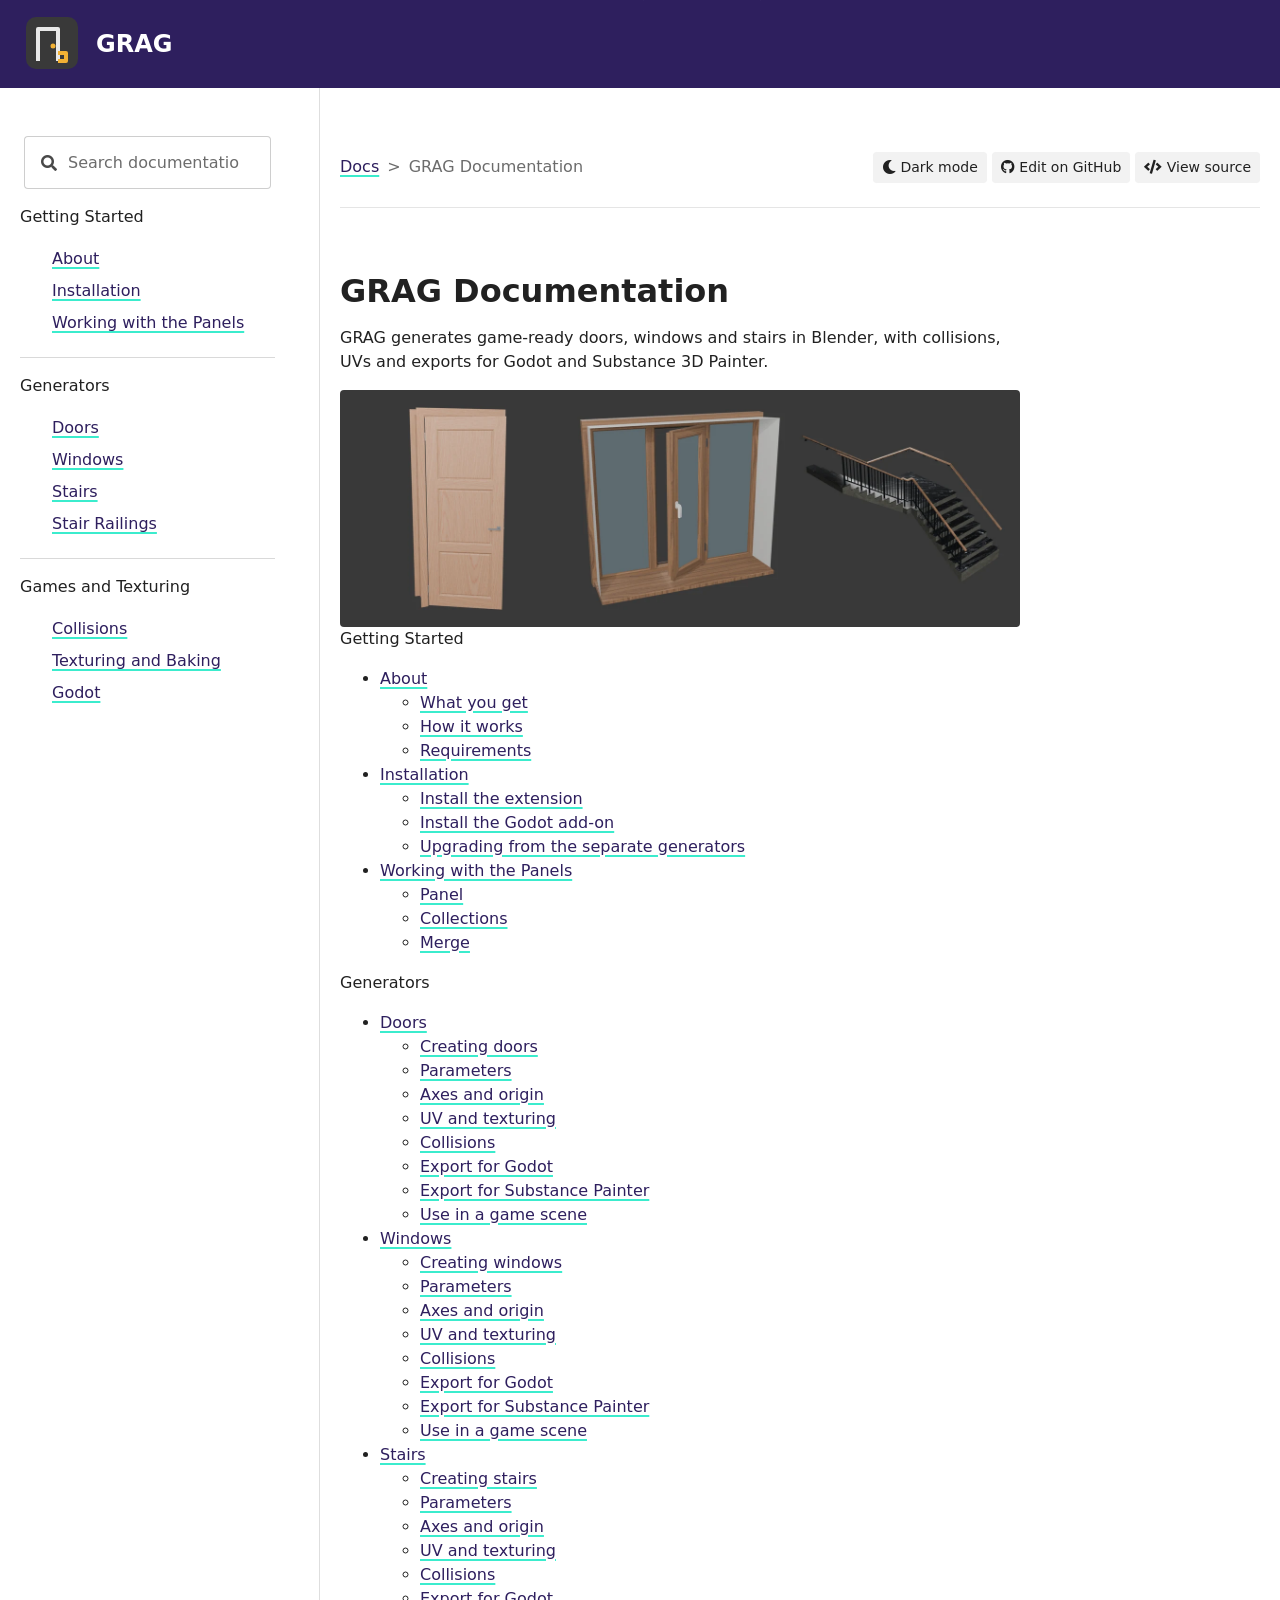
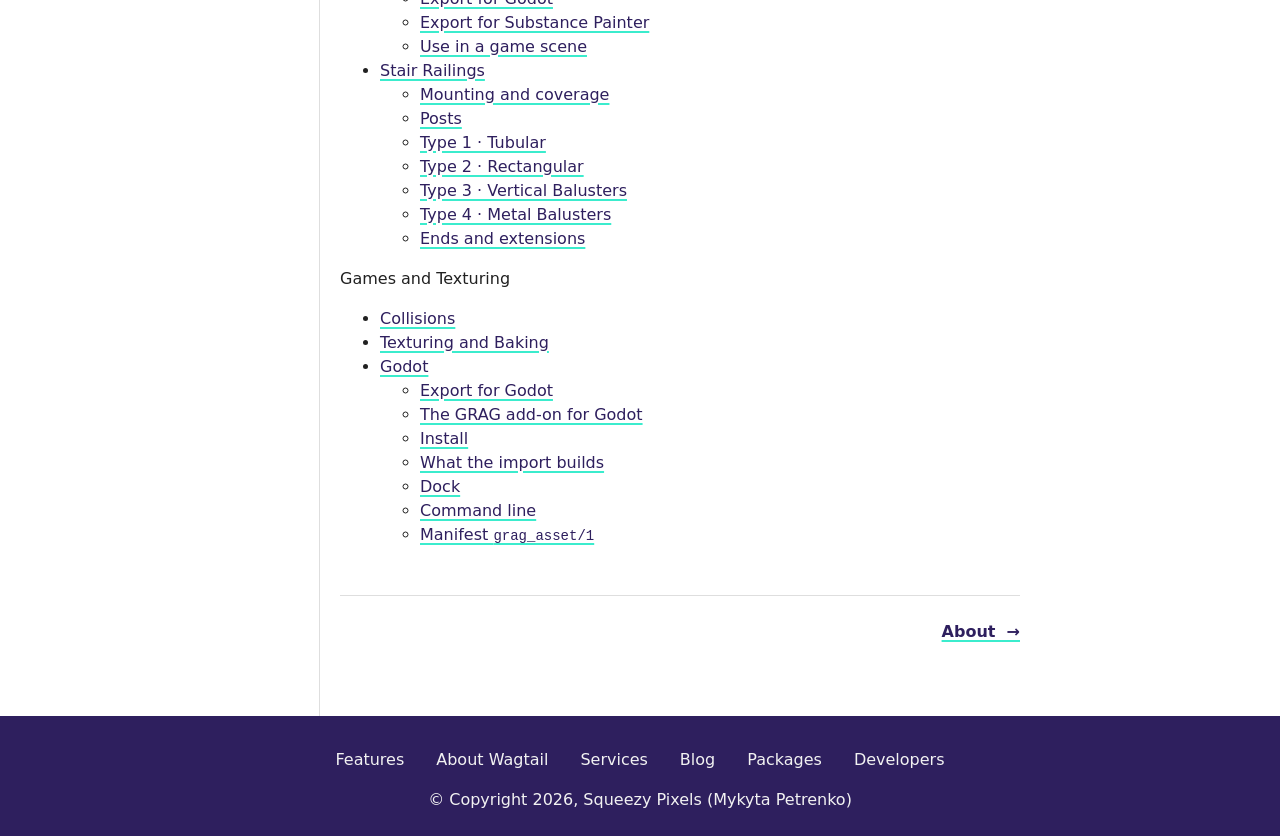
<file: index.html>
<!DOCTYPE html>
<html class="no-js" lang="en">
<head>
    <meta charset="utf-8" />
        <meta name="viewport" content="width=device-width, initial-scale=1" />

    <meta name="viewport" content="width=device-width, initial-scale=1.0" />
    
        <title>GRAG Documentation &mdash; GRAG Documentation</title>
    
    <link rel="stylesheet" type="text/css" href="_static/dist/fontawesome.css" />
      <link rel="stylesheet" type="text/css" href="_static/dist/theme.css?v=ea6a6c20" />
      <link rel="stylesheet" type="text/css" href="_static/custom.css?v=e99afcfa" />
            <link rel="author" title="About these documents" href="about.html" />
            <link rel="index" title="Index" href="genindex.html" />
            <link rel="search" title="Search" href="search.html" />
            <link rel="top" title="GRAG Documentation" href="#" />
            <link rel="next" title="About" href="about.html" />
    </head>
<body>
    <script type="text/javascript" src="_static/dist/blocking.js"></script>
    <header class="container-fluid bg-primary">
        <a class="btn btn-sm btn-light skip-to-content-link" href="#main">Skip to content</a>
        <div class="container-fluid">
            <div class="navbar navbar-expand-lg navbar-dark font-weight-bold">
                    <a href="https://mykytapetrenko.github.io/GRAG-docs/"
                        title="GRAG"
                        class="logo navbar-brand"
                    >
                        <img src="_static/img/grag_logo.svg" width="64" height="64" alt="GRAG"
                            class="logo-img"
                        />
                        GRAG
                    </a>
                
                
                <button class="navbar-toggler btn btn-primary d-lg-none" type="button" data-toggle="collapse" data-target="#collapseSidebar" aria-expanded="false" aria-controls="collapseExample">
                    <span class="navbar-toggler-icon"></span>
                    <span class="sr-only">menu</span>
                </button>
            </div>
        </div>
    </header>
    <div class="container-fluid">
        <div class="row">
            <aside class="col-12 col-lg-3 sidebar-container">
                <div id="collapseSidebar" class="collapse sticky-top d-lg-block pt-5 pr-lg-4">
<div id="searchbox" class="searchbox mb-6 px-1" role="search">
    <form id="search-form" action="search.html" autocomplete="off" method="get" role="search">
        <div class="input-group">
            <div class="input-group-prepend">
                <div class="input-group-text border-right-0 bg-white py-3 pl-3 pr-2"><span class="fas fa-search"></span></div>
            </div>
            <input class="form-control py-3 pr-3 pl-1 h-100 border-left-0" type="search" name="q" placeholder="Search documentation" aria-label="Search documentation" id="searchinput" />
        </div>
        <input type="hidden" name="check_keywords" value="yes" />
        <input type="hidden" name="area" value="default" />
    </form>
</div><div class="site-toc">
    <nav class="toc mt-3" aria-label="Main menu">
        <p class="caption" role="heading"><span class="caption-text">Getting Started</span></p>
<ul>
<li class="toctree-l1"><a class="reference internal" href="about.html">About</a></li>
<li class="toctree-l1"><a class="reference internal" href="install.html">Installation</a></li>
<li class="toctree-l1"><a class="reference internal" href="workflow.html">Working with the Panels</a></li>
</ul>
<p class="caption" role="heading"><span class="caption-text">Generators</span></p>
<ul>
<li class="toctree-l1"><a class="reference internal" href="doors.html">Doors</a></li>
<li class="toctree-l1"><a class="reference internal" href="windows.html">Windows</a></li>
<li class="toctree-l1"><a class="reference internal" href="stairs.html">Stairs</a></li>
<li class="toctree-l1"><a class="reference internal" href="stairs_railings.html">Stair Railings</a></li>
</ul>
<p class="caption" role="heading"><span class="caption-text">Games and Texturing</span></p>
<ul>
<li class="toctree-l1"><a class="reference internal" href="collisions.html">Collisions</a></li>
<li class="toctree-l1"><a class="reference internal" href="texturing.html">Texturing and Baking</a></li>
<li class="toctree-l1"><a class="reference internal" href="godot.html">Godot</a></li>
</ul>

    </nav>
    <template data-toggle-item-template>
        <button class="btn btn-sm btn-link toctree-expand" type="button">
            <span class="sr-only">Toggle menu contents</span>
        </button>
    </template>
</div>
                    <div class="d-lg-none border-bottom">
                        
                    </div>
                </div>
            </aside>
            <div class="col-12 col-lg-9 pt-5">
                <header class="row align-items-baseline">
                    <div class="col">
                        <nav aria-label="breadcrumb">
    <ol class="breadcrumb m-0 p-0 bg-transparent">
        <li class="breadcrumb-item"><a href="#">Docs</a></li>
        <li class="breadcrumb-item active" aria-current="page">GRAG Documentation</li>
    </ol>
</nav>
                    </div>
                    <div class="col-sm-12 col-lg-auto mt-3 mt-lg-3">
                        <noscript>
                            <p>JavaScript is required to toggle light/dark mode..</p>
                        </noscript>
                        <button id="wagtail-theme" class="btn btn-sm btn-light text-decoration-none" type="button">
                            <span class="dark-only"><i class="fas fa-sun"></i> Light mode</span>
                            <span class="light-only"><i class="fas fa-moon"></i> Dark mode</span>
                        </button>
    <a class="btn btn-sm btn-light text-decoration-none" href="https://github.com/MykytaPetrenko/GRAG-docs/tree/main/docs/index.rst" rel="nofollow">
        <span class="btn-icon"><span class="fab fa-github"></span></span>
        <span class="btn-text">Edit on GitHub</span>
    </a>
    <a class="btn btn-sm btn-light text-decoration-none" href="_sources/index.rst.txt" rel="nofollow">
        <span class="btn-icon"><span class="fas fa-code"></span></span>
        <span class="btn-text">View source</span>
    </a>
                        
                    </div>
                </header>
                <div class="row" >
                    <div class="col-12">
                        <hr class="w-100 my-4">
                    </div>
                </div>
                <div class="row">
                    <div class="col-12 col-lg-9 order-last order-lg-first rst-content">
                        <main role="main" id="main">
    <section id="grag-documentation">
<h1>GRAG Documentation<a class="headerlink" href="#grag-documentation" title="Link to this heading">¶</a></h1>
<p>GRAG generates game-ready doors, windows and stairs in Blender, with collisions, UVs and exports for Godot and Substance 3D Painter.</p>
<img alt="A door, a window and stairs made with GRAG." src="_images/hero.webp" />
<div class="toctree-wrapper compound">
<p class="caption" role="heading"><span class="caption-text">Getting Started</span></p>
<ul>
<li class="toctree-l1"><a class="reference internal" href="about.html">About</a><ul>
<li class="toctree-l2"><a class="reference internal" href="about.html#what-you-get">What you get</a></li>
<li class="toctree-l2"><a class="reference internal" href="about.html#how-it-works">How it works</a></li>
<li class="toctree-l2"><a class="reference internal" href="about.html#requirements">Requirements</a></li>
</ul>
</li>
<li class="toctree-l1"><a class="reference internal" href="install.html">Installation</a><ul>
<li class="toctree-l2"><a class="reference internal" href="install.html#install-the-extension">Install the extension</a></li>
<li class="toctree-l2"><a class="reference internal" href="install.html#install-the-godot-add-on">Install the Godot add-on</a></li>
<li class="toctree-l2"><a class="reference internal" href="install.html#upgrading-from-the-separate-generators">Upgrading from the separate generators</a></li>
</ul>
</li>
<li class="toctree-l1"><a class="reference internal" href="workflow.html">Working with the Panels</a><ul>
<li class="toctree-l2"><a class="reference internal" href="workflow.html#panel">Panel</a></li>
<li class="toctree-l2"><a class="reference internal" href="workflow.html#collections">Collections</a></li>
<li class="toctree-l2"><a class="reference internal" href="workflow.html#merge">Merge</a></li>
</ul>
</li>
</ul>
</div>
<div class="toctree-wrapper compound">
<p class="caption" role="heading"><span class="caption-text">Generators</span></p>
<ul>
<li class="toctree-l1"><a class="reference internal" href="doors.html">Doors</a><ul>
<li class="toctree-l2"><a class="reference internal" href="doors.html#creating-doors">Creating doors</a></li>
<li class="toctree-l2"><a class="reference internal" href="doors.html#parameters">Parameters</a></li>
<li class="toctree-l2"><a class="reference internal" href="doors.html#axes-and-origin">Axes and origin</a></li>
<li class="toctree-l2"><a class="reference internal" href="doors.html#uv-and-texturing">UV and texturing</a></li>
<li class="toctree-l2"><a class="reference internal" href="doors.html#collisions">Collisions</a></li>
<li class="toctree-l2"><a class="reference internal" href="doors.html#export-for-godot">Export for Godot</a></li>
<li class="toctree-l2"><a class="reference internal" href="doors.html#export-for-substance-painter">Export for Substance Painter</a></li>
<li class="toctree-l2"><a class="reference internal" href="doors.html#use-in-a-game-scene">Use in a game scene</a></li>
</ul>
</li>
<li class="toctree-l1"><a class="reference internal" href="windows.html">Windows</a><ul>
<li class="toctree-l2"><a class="reference internal" href="windows.html#creating-windows">Creating windows</a></li>
<li class="toctree-l2"><a class="reference internal" href="windows.html#parameters">Parameters</a></li>
<li class="toctree-l2"><a class="reference internal" href="windows.html#axes-and-origin">Axes and origin</a></li>
<li class="toctree-l2"><a class="reference internal" href="windows.html#uv-and-texturing">UV and texturing</a></li>
<li class="toctree-l2"><a class="reference internal" href="windows.html#collisions">Collisions</a></li>
<li class="toctree-l2"><a class="reference internal" href="windows.html#export-for-godot">Export for Godot</a></li>
<li class="toctree-l2"><a class="reference internal" href="windows.html#export-for-substance-painter">Export for Substance Painter</a></li>
<li class="toctree-l2"><a class="reference internal" href="windows.html#use-in-a-game-scene">Use in a game scene</a></li>
</ul>
</li>
<li class="toctree-l1"><a class="reference internal" href="stairs.html">Stairs</a><ul>
<li class="toctree-l2"><a class="reference internal" href="stairs.html#creating-stairs">Creating stairs</a></li>
<li class="toctree-l2"><a class="reference internal" href="stairs.html#parameters">Parameters</a></li>
<li class="toctree-l2"><a class="reference internal" href="stairs.html#axes-and-origin">Axes and origin</a></li>
<li class="toctree-l2"><a class="reference internal" href="stairs.html#uv-and-texturing">UV and texturing</a></li>
<li class="toctree-l2"><a class="reference internal" href="stairs.html#collisions">Collisions</a></li>
<li class="toctree-l2"><a class="reference internal" href="stairs.html#export-for-godot">Export for Godot</a></li>
<li class="toctree-l2"><a class="reference internal" href="stairs.html#export-for-substance-painter">Export for Substance Painter</a></li>
<li class="toctree-l2"><a class="reference internal" href="stairs.html#use-in-a-game-scene">Use in a game scene</a></li>
</ul>
</li>
<li class="toctree-l1"><a class="reference internal" href="stairs_railings.html">Stair Railings</a><ul>
<li class="toctree-l2"><a class="reference internal" href="stairs_railings.html#mounting-and-coverage">Mounting and coverage</a></li>
<li class="toctree-l2"><a class="reference internal" href="stairs_railings.html#posts">Posts</a></li>
<li class="toctree-l2"><a class="reference internal" href="stairs_railings.html#type-1-tubular">Type 1 · Tubular</a></li>
<li class="toctree-l2"><a class="reference internal" href="stairs_railings.html#type-2-rectangular">Type 2 · Rectangular</a></li>
<li class="toctree-l2"><a class="reference internal" href="stairs_railings.html#type-3-vertical-balusters">Type 3 · Vertical Balusters</a></li>
<li class="toctree-l2"><a class="reference internal" href="stairs_railings.html#type-4-metal-balusters">Type 4 · Metal Balusters</a></li>
<li class="toctree-l2"><a class="reference internal" href="stairs_railings.html#ends-and-extensions">Ends and extensions</a></li>
</ul>
</li>
</ul>
</div>
<div class="toctree-wrapper compound">
<p class="caption" role="heading"><span class="caption-text">Games and Texturing</span></p>
<ul>
<li class="toctree-l1"><a class="reference internal" href="collisions.html">Collisions</a></li>
<li class="toctree-l1"><a class="reference internal" href="texturing.html">Texturing and Baking</a></li>
<li class="toctree-l1"><a class="reference internal" href="godot.html">Godot</a><ul>
<li class="toctree-l2"><a class="reference internal" href="godot.html#export-for-godot">Export for Godot</a></li>
<li class="toctree-l2"><a class="reference internal" href="godot.html#the-grag-add-on-for-godot">The GRAG add-on for Godot</a></li>
<li class="toctree-l2"><a class="reference internal" href="godot.html#install">Install</a></li>
<li class="toctree-l2"><a class="reference internal" href="godot.html#what-the-import-builds">What the import builds</a></li>
<li class="toctree-l2"><a class="reference internal" href="godot.html#dock">Dock</a></li>
<li class="toctree-l2"><a class="reference internal" href="godot.html#command-line">Command line</a></li>
<li class="toctree-l2"><a class="reference internal" href="godot.html#manifest-grag-asset-1">Manifest <code class="docutils literal notranslate"><span class="pre">grag_asset/1</span></code></a></li>
</ul>
</li>
</ul>
</div>
</section>

</main>
                        <nav aria-label="Page navigation" class="py-4 my-5 clearfix font-weight-bold border-top">
    <a class="float-right" href="about.html" title="Next">
        About <span aria-hidden="true">&nbsp;→</span>
    </a>
</nav>
                    </div>
                    
                </div>
            </div>
        </div>
    </div>
    <footer class="container-fluid bg-primary text-light">
        <div class="container">
            <div class="row">
        <div class="col p-4">
            
                <nav aria-label="Footer">
                    <ul class="nav justify-content-center mb-2">
                        
                            
                            
                            <li class="nav-item"><a class="nav-link text-light"  href="https://wagtail.org/features/">Features</a></li>
                        
                            
                            
                            <li class="nav-item"><a class="nav-link text-light"  href="https://wagtail.org/about-wagtail/"> About Wagtail</a></li>
                        
                            
                            
                            <li class="nav-item"><a class="nav-link text-light"  href="https://wagtail.org/services/"> Services</a></li>
                        
                            
                            
                            <li class="nav-item"><a class="nav-link text-light"  href="https://wagtail.org/blog/"> Blog</a></li>
                        
                            
                            
                            <li class="nav-item"><a class="nav-link text-light"  href="https://wagtail.org/packages/"> Packages</a></li>
                        
                            
                            
                            <li class="nav-item"><a class="nav-link text-light"  href="https://wagtail.org/developers/"> Developers</a></li>
                        
                    </ul>
                </nav>
            
            <div class="text-center">
                <p style="display: none">
                    <a class="text-light" href="https://github.com/wagtail/sphinx_wagtail_theme" rel="nofollow" target="_blank">
                        Wagtail Sphinx Theme 6.3.0
                    </a>
                </p>
            </div>
            <div class="text-center">
                    &copy; Copyright 2026, Squeezy Pixels (Mykyta Petrenko)
            </div>
        </div>
    </div>
        </div>
    </footer>
        <script src="_static/documentation_options.js?v=39bb1c6d"></script>
        <script src="_static/doctools.js?v=9a2dae69"></script>
        <script src="_static/sphinx_highlight.js?v=dc90522c"></script>
        <script type="text/javascript" src="_static/dist/theme.js"></script>
        <script type="text/javascript" src="_static/dist/vendor.js"></script>
        <script type="text/javascript" src="_static/searchtools.js"></script>
        <script type="text/javascript" src="_static/language_data.js"></script>
        <script type="text/javascript">
            document.addEventListener('DOMContentLoaded', function() { Search.loadIndex("searchindex.js"); });
        </script>
        <script type="text/javascript" id="searchindexloader"></script>
    </body>
</html>
</file>
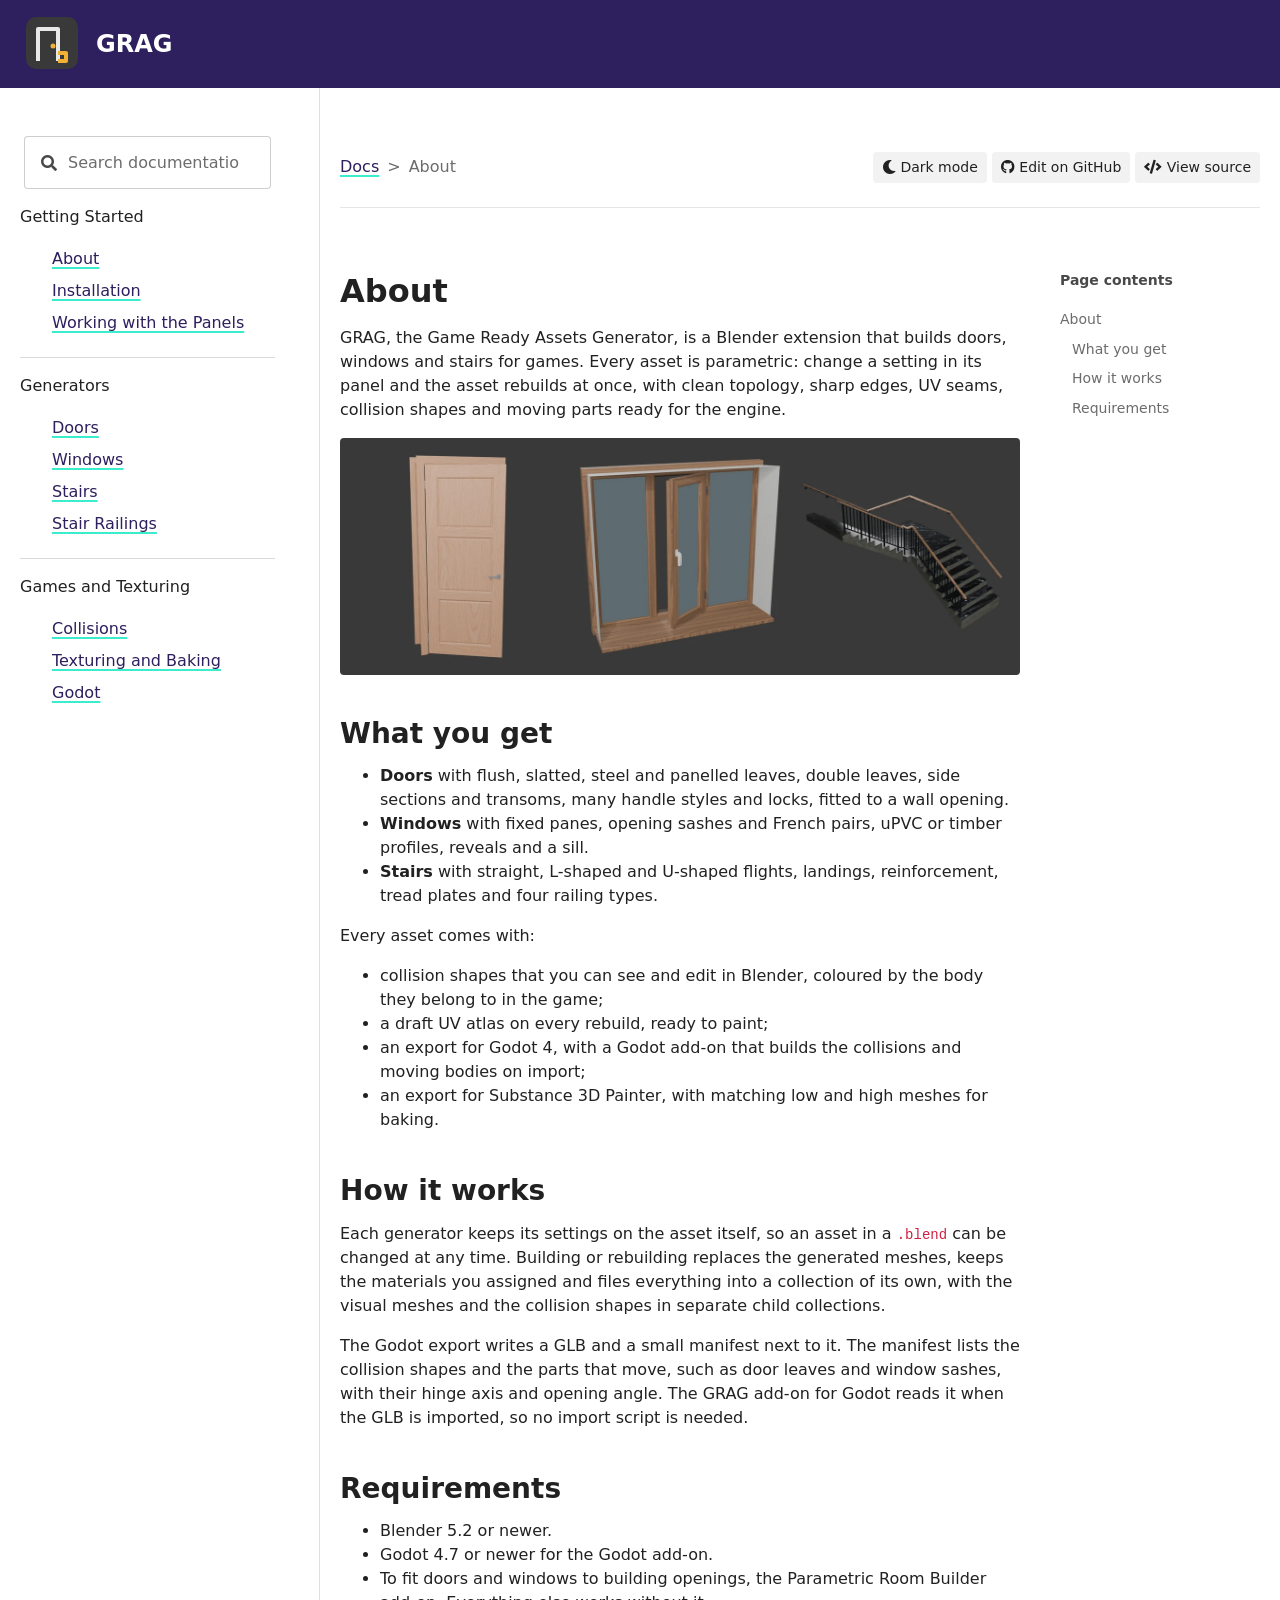
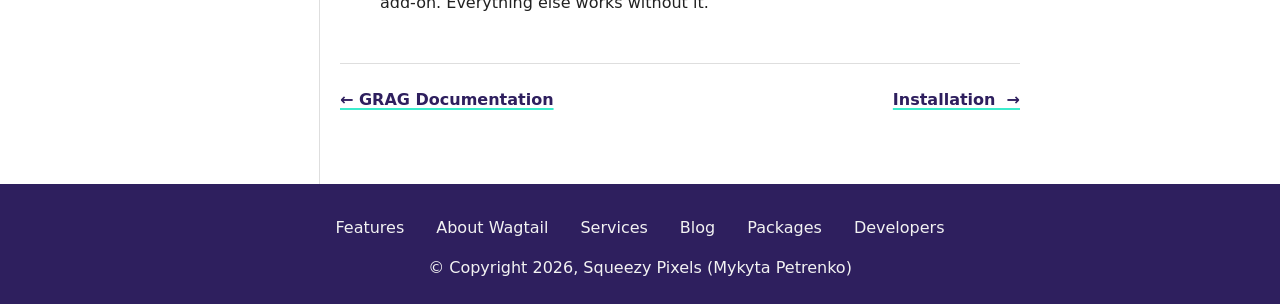
<file: about.html>
<!DOCTYPE html>
<html class="no-js" lang="en">
<head>
    <meta charset="utf-8" />
        <meta name="viewport" content="width=device-width, initial-scale=1" />

    <meta name="viewport" content="width=device-width, initial-scale=1.0" />
    
        <title>About &mdash; GRAG Documentation</title>
    
    <link rel="stylesheet" type="text/css" href="_static/dist/fontawesome.css" />
      <link rel="stylesheet" type="text/css" href="_static/dist/theme.css?v=ea6a6c20" />
      <link rel="stylesheet" type="text/css" href="_static/custom.css?v=e99afcfa" />
            <link rel="author" title="About these documents" href="#" />
            <link rel="index" title="Index" href="genindex.html" />
            <link rel="search" title="Search" href="search.html" />
            <link rel="top" title="GRAG Documentation" href="#" />
            <link rel="next" title="Installation" href="install.html" />
            <link rel="prev" title="GRAG Documentation" href="index.html" />
    </head>
<body>
    <script type="text/javascript" src="_static/dist/blocking.js"></script>
    <header class="container-fluid bg-primary">
        <a class="btn btn-sm btn-light skip-to-content-link" href="#main">Skip to content</a>
        <div class="container-fluid">
            <div class="navbar navbar-expand-lg navbar-dark font-weight-bold">
                    <a href="https://mykytapetrenko.github.io/GRAG-docs/"
                        title="GRAG"
                        class="logo navbar-brand"
                    >
                        <img src="_static/img/grag_logo.svg" width="64" height="64" alt="GRAG"
                            class="logo-img"
                        />
                        GRAG
                    </a>
                
                
                <button class="navbar-toggler btn btn-primary d-lg-none" type="button" data-toggle="collapse" data-target="#collapseSidebar" aria-expanded="false" aria-controls="collapseExample">
                    <span class="navbar-toggler-icon"></span>
                    <span class="sr-only">menu</span>
                </button>
            </div>
        </div>
    </header>
    <div class="container-fluid">
        <div class="row">
            <aside class="col-12 col-lg-3 sidebar-container">
                <div id="collapseSidebar" class="collapse sticky-top d-lg-block pt-5 pr-lg-4">
<div id="searchbox" class="searchbox mb-6 px-1" role="search">
    <form id="search-form" action="search.html" autocomplete="off" method="get" role="search">
        <div class="input-group">
            <div class="input-group-prepend">
                <div class="input-group-text border-right-0 bg-white py-3 pl-3 pr-2"><span class="fas fa-search"></span></div>
            </div>
            <input class="form-control py-3 pr-3 pl-1 h-100 border-left-0" type="search" name="q" placeholder="Search documentation" aria-label="Search documentation" id="searchinput" />
        </div>
        <input type="hidden" name="check_keywords" value="yes" />
        <input type="hidden" name="area" value="default" />
    </form>
</div><div class="site-toc">
    <nav class="toc mt-3" aria-label="Main menu">
        <p class="caption" role="heading"><span class="caption-text">Getting Started</span></p>
<ul class="current">
<li class="toctree-l1 current"><a class="current reference internal" href="#">About</a></li>
<li class="toctree-l1"><a class="reference internal" href="install.html">Installation</a></li>
<li class="toctree-l1"><a class="reference internal" href="workflow.html">Working with the Panels</a></li>
</ul>
<p class="caption" role="heading"><span class="caption-text">Generators</span></p>
<ul>
<li class="toctree-l1"><a class="reference internal" href="doors.html">Doors</a></li>
<li class="toctree-l1"><a class="reference internal" href="windows.html">Windows</a></li>
<li class="toctree-l1"><a class="reference internal" href="stairs.html">Stairs</a></li>
<li class="toctree-l1"><a class="reference internal" href="stairs_railings.html">Stair Railings</a></li>
</ul>
<p class="caption" role="heading"><span class="caption-text">Games and Texturing</span></p>
<ul>
<li class="toctree-l1"><a class="reference internal" href="collisions.html">Collisions</a></li>
<li class="toctree-l1"><a class="reference internal" href="texturing.html">Texturing and Baking</a></li>
<li class="toctree-l1"><a class="reference internal" href="godot.html">Godot</a></li>
</ul>

    </nav>
    <template data-toggle-item-template>
        <button class="btn btn-sm btn-link toctree-expand" type="button">
            <span class="sr-only">Toggle menu contents</span>
        </button>
    </template>
</div>
                    <div class="d-lg-none border-bottom">
                        
                    </div>
                </div>
            </aside>
            <div class="col-12 col-lg-9 pt-5">
                <header class="row align-items-baseline">
                    <div class="col">
                        <nav aria-label="breadcrumb">
    <ol class="breadcrumb m-0 p-0 bg-transparent">
        <li class="breadcrumb-item"><a href="index.html">Docs</a></li>
        <li class="breadcrumb-item active" aria-current="page">About</li>
    </ol>
</nav>
                    </div>
                    <div class="col-sm-12 col-lg-auto mt-3 mt-lg-3">
                        <noscript>
                            <p>JavaScript is required to toggle light/dark mode..</p>
                        </noscript>
                        <button id="wagtail-theme" class="btn btn-sm btn-light text-decoration-none" type="button">
                            <span class="dark-only"><i class="fas fa-sun"></i> Light mode</span>
                            <span class="light-only"><i class="fas fa-moon"></i> Dark mode</span>
                        </button>
    <a class="btn btn-sm btn-light text-decoration-none" href="https://github.com/MykytaPetrenko/GRAG-docs/tree/main/docs/about.md" rel="nofollow">
        <span class="btn-icon"><span class="fab fa-github"></span></span>
        <span class="btn-text">Edit on GitHub</span>
    </a>
    <a class="btn btn-sm btn-light text-decoration-none" href="_sources/about.md.txt" rel="nofollow">
        <span class="btn-icon"><span class="fas fa-code"></span></span>
        <span class="btn-text">View source</span>
    </a>
                        
                    </div>
                </header>
                <div class="row" >
                    <div class="col-12">
                        <hr class="w-100 my-4">
                    </div>
                </div>
                <div class="row">
                    <div class="col-12 col-lg-9 order-last order-lg-first rst-content">
                        <main role="main" id="main">
    <section id="about">
<h1>About<a class="headerlink" href="#about" title="Link to this heading">¶</a></h1>
<p>GRAG, the Game Ready Assets Generator, is a Blender extension that builds doors, windows and stairs for games. Every asset is parametric: change a setting in its panel and the asset rebuilds at once, with clean topology, sharp edges, UV seams, collision shapes and moving parts ready for the engine.</p>
<p><img alt="A door, a window and stairs made with GRAG." src="_images/hero.webp" /></p>
<section id="what-you-get">
<h2>What you get<a class="headerlink" href="#what-you-get" title="Link to this heading">¶</a></h2>
<ul class="simple">
<li><p><strong>Doors</strong> with flush, slatted, steel and panelled leaves, double leaves, side sections and transoms, many handle styles and locks, fitted to a wall opening.</p></li>
<li><p><strong>Windows</strong> with fixed panes, opening sashes and French pairs, uPVC or timber profiles, reveals and a sill.</p></li>
<li><p><strong>Stairs</strong> with straight, L-shaped and U-shaped flights, landings, reinforcement, tread plates and four railing types.</p></li>
</ul>
<p>Every asset comes with:</p>
<ul class="simple">
<li><p>collision shapes that you can see and edit in Blender, coloured by the body they belong to in the game;</p></li>
<li><p>a draft UV atlas on every rebuild, ready to paint;</p></li>
<li><p>an export for Godot 4, with a Godot add-on that builds the collisions and moving bodies on import;</p></li>
<li><p>an export for Substance 3D Painter, with matching low and high meshes for baking.</p></li>
</ul>
</section>
<section id="how-it-works">
<h2>How it works<a class="headerlink" href="#how-it-works" title="Link to this heading">¶</a></h2>
<p>Each generator keeps its settings on the asset itself, so an asset in a <code class="docutils literal notranslate"><span class="pre">.blend</span></code> can be changed at any time. Building or rebuilding replaces the generated meshes, keeps the materials you assigned and files everything into a collection of its own, with the visual meshes and the collision shapes in separate child collections.</p>
<p>The Godot export writes a GLB and a small manifest next to it. The manifest lists the collision shapes and the parts that move, such as door leaves and window sashes, with their hinge axis and opening angle. The GRAG add-on for Godot reads it when the GLB is imported, so no import script is needed.</p>
</section>
<section id="requirements">
<h2>Requirements<a class="headerlink" href="#requirements" title="Link to this heading">¶</a></h2>
<ul class="simple">
<li><p>Blender 5.2 or newer.</p></li>
<li><p>Godot 4.7 or newer for the Godot add-on.</p></li>
<li><p>To fit doors and windows to building openings, the Parametric Room Builder add-on. Everything else works without it.</p></li>
</ul>
</section>
</section>

</main>
                        <nav aria-label="Page navigation" class="py-4 my-5 clearfix font-weight-bold border-top">
    <a class="float-left" href="index.html" title="Previous">
        <span aria-hidden="true">←&nbsp;</span>GRAG Documentation
    </a>
    <a class="float-right" href="install.html" title="Next">
        Installation <span aria-hidden="true">&nbsp;→</span>
    </a>
</nav>
                    </div>
                    
                    <nav class="col-12 col-lg-3 pb-4">
                        <div class="sticky-top toc page-toc" aria-labelledby="page-toc-heading">
                            <p class="font-weight-bold" id="page-toc-heading">Page contents</p>
                            <ul>
<li><a class="reference internal" href="#">About</a><ul>
<li><a class="reference internal" href="#what-you-get">What you get</a></li>
<li><a class="reference internal" href="#how-it-works">How it works</a></li>
<li><a class="reference internal" href="#requirements">Requirements</a></li>
</ul>
</li>
</ul>

                        </div>
                    </nav>
                    
                </div>
            </div>
        </div>
    </div>
    <footer class="container-fluid bg-primary text-light">
        <div class="container">
            <div class="row">
        <div class="col p-4">
            
                <nav aria-label="Footer">
                    <ul class="nav justify-content-center mb-2">
                        
                            
                            
                            <li class="nav-item"><a class="nav-link text-light"  href="https://wagtail.org/features/">Features</a></li>
                        
                            
                            
                            <li class="nav-item"><a class="nav-link text-light"  href="https://wagtail.org/about-wagtail/"> About Wagtail</a></li>
                        
                            
                            
                            <li class="nav-item"><a class="nav-link text-light"  href="https://wagtail.org/services/"> Services</a></li>
                        
                            
                            
                            <li class="nav-item"><a class="nav-link text-light"  href="https://wagtail.org/blog/"> Blog</a></li>
                        
                            
                            
                            <li class="nav-item"><a class="nav-link text-light"  href="https://wagtail.org/packages/"> Packages</a></li>
                        
                            
                            
                            <li class="nav-item"><a class="nav-link text-light"  href="https://wagtail.org/developers/"> Developers</a></li>
                        
                    </ul>
                </nav>
            
            <div class="text-center">
                <p style="display: none">
                    <a class="text-light" href="https://github.com/wagtail/sphinx_wagtail_theme" rel="nofollow" target="_blank">
                        Wagtail Sphinx Theme 6.3.0
                    </a>
                </p>
            </div>
            <div class="text-center">
                    &copy; Copyright 2026, Squeezy Pixels (Mykyta Petrenko)
            </div>
        </div>
    </div>
        </div>
    </footer>
        <script src="_static/documentation_options.js?v=39bb1c6d"></script>
        <script src="_static/doctools.js?v=9a2dae69"></script>
        <script src="_static/sphinx_highlight.js?v=dc90522c"></script>
        <script type="text/javascript" src="_static/dist/theme.js"></script>
        <script type="text/javascript" src="_static/dist/vendor.js"></script>
        <script type="text/javascript" src="_static/searchtools.js"></script>
        <script type="text/javascript" src="_static/language_data.js"></script>
        <script type="text/javascript">
            document.addEventListener('DOMContentLoaded', function() { Search.loadIndex("searchindex.js"); });
        </script>
        <script type="text/javascript" id="searchindexloader"></script>
    </body>
</html>
</file>
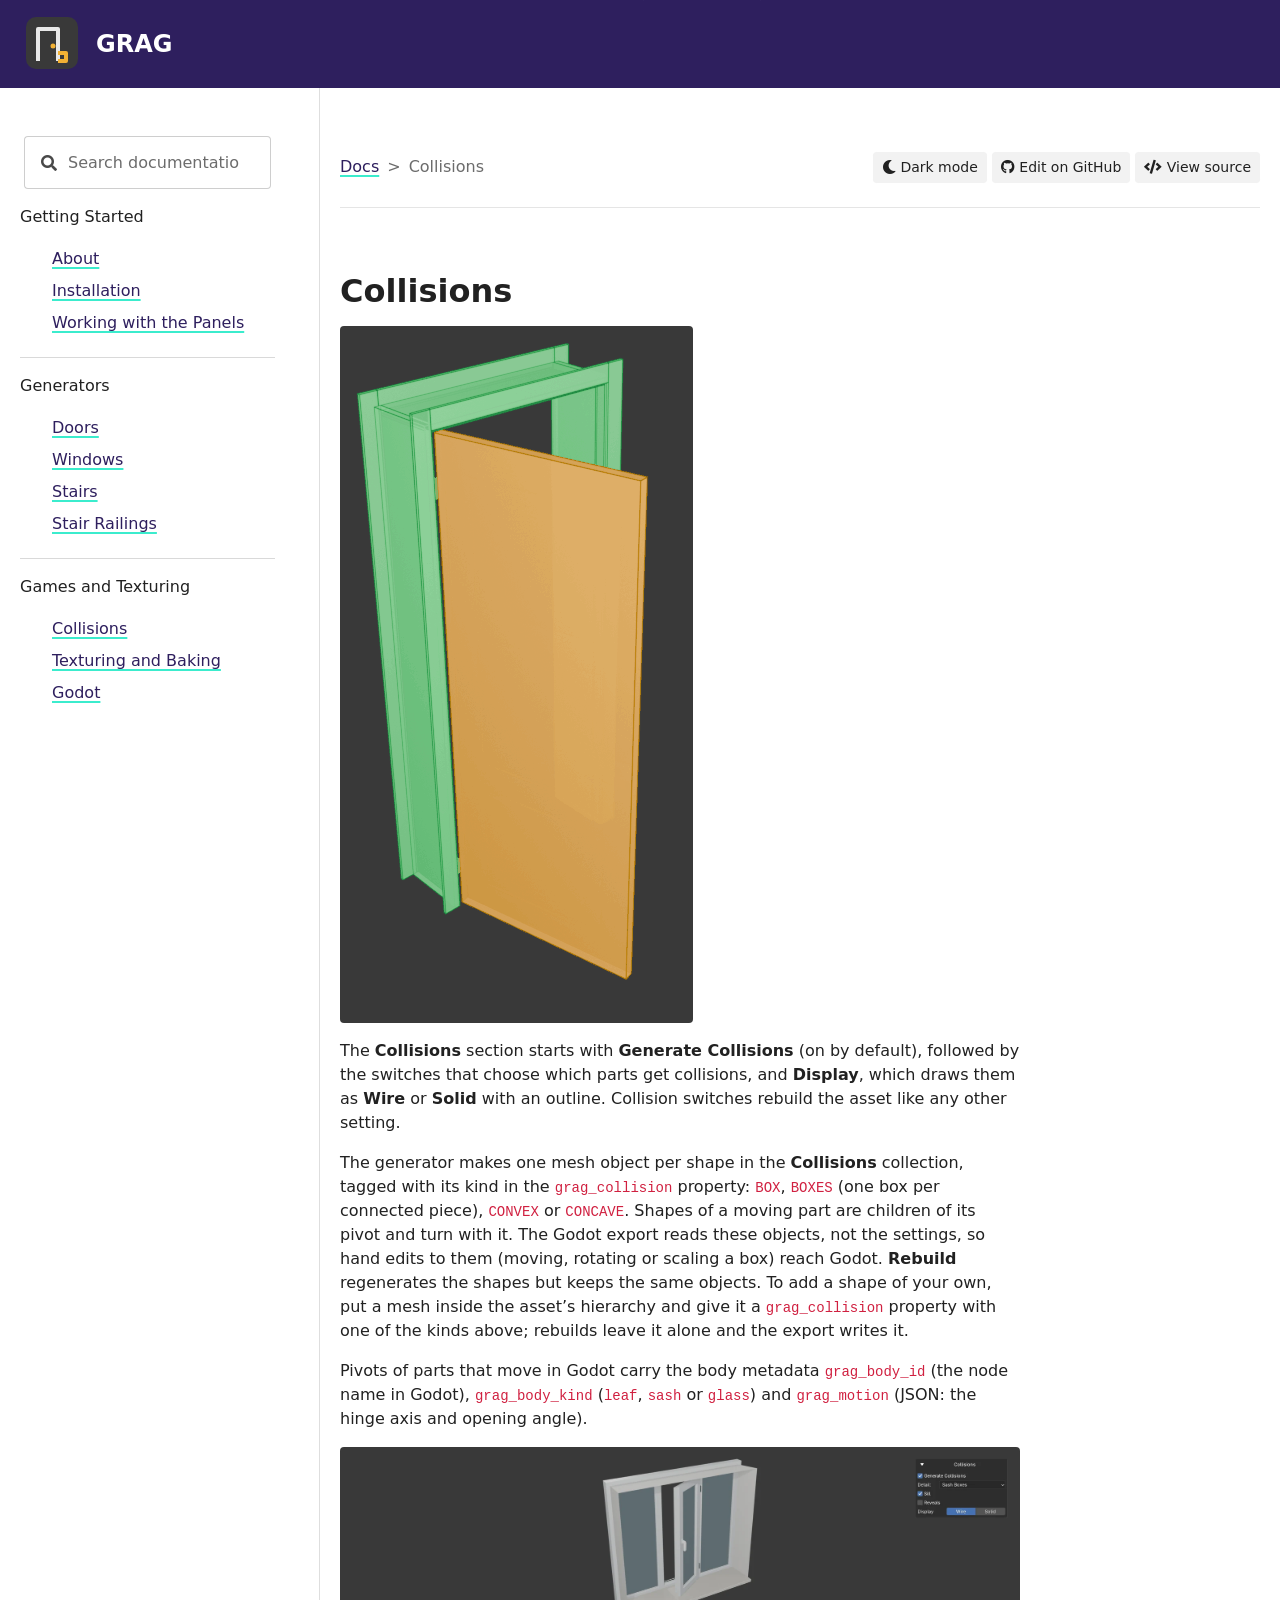
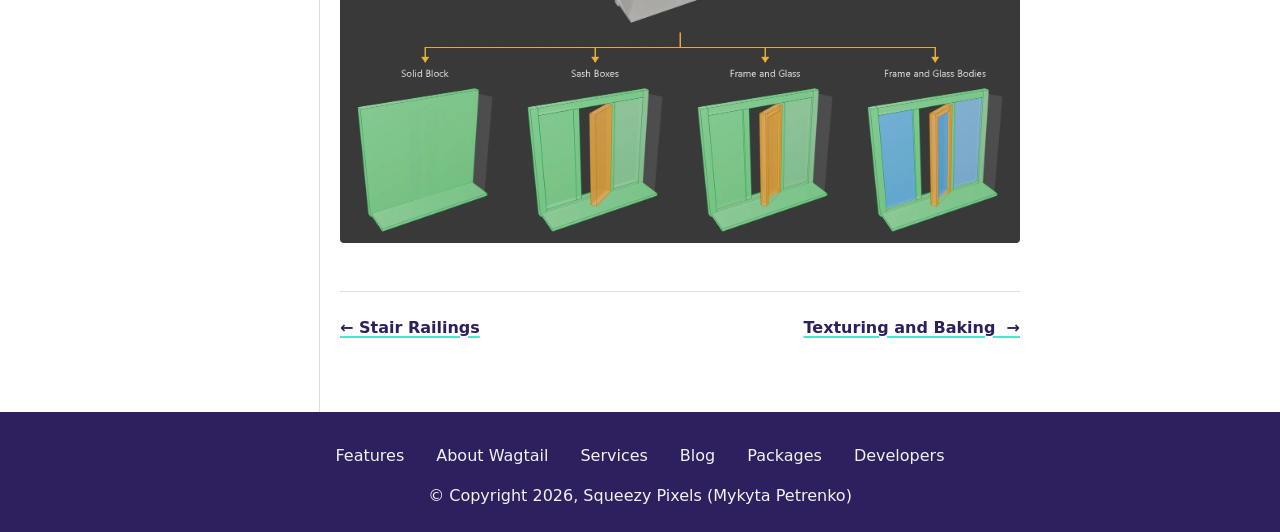
<file: collisions.html>
<!DOCTYPE html>
<html class="no-js" lang="en">
<head>
    <meta charset="utf-8" />
        <meta name="viewport" content="width=device-width, initial-scale=1" />

    <meta name="viewport" content="width=device-width, initial-scale=1.0" />
    
        <title>Collisions &mdash; GRAG Documentation</title>
    
    <link rel="stylesheet" type="text/css" href="_static/dist/fontawesome.css" />
      <link rel="stylesheet" type="text/css" href="_static/dist/theme.css?v=ea6a6c20" />
      <link rel="stylesheet" type="text/css" href="_static/custom.css?v=e99afcfa" />
            <link rel="author" title="About these documents" href="about.html" />
            <link rel="index" title="Index" href="genindex.html" />
            <link rel="search" title="Search" href="search.html" />
            <link rel="top" title="GRAG Documentation" href="#" />
            <link rel="next" title="Texturing and Baking" href="texturing.html" />
            <link rel="prev" title="Stair Railings" href="stairs_railings.html" />
    </head>
<body>
    <script type="text/javascript" src="_static/dist/blocking.js"></script>
    <header class="container-fluid bg-primary">
        <a class="btn btn-sm btn-light skip-to-content-link" href="#main">Skip to content</a>
        <div class="container-fluid">
            <div class="navbar navbar-expand-lg navbar-dark font-weight-bold">
                    <a href="https://mykytapetrenko.github.io/GRAG-docs/"
                        title="GRAG"
                        class="logo navbar-brand"
                    >
                        <img src="_static/img/grag_logo.svg" width="64" height="64" alt="GRAG"
                            class="logo-img"
                        />
                        GRAG
                    </a>
                
                
                <button class="navbar-toggler btn btn-primary d-lg-none" type="button" data-toggle="collapse" data-target="#collapseSidebar" aria-expanded="false" aria-controls="collapseExample">
                    <span class="navbar-toggler-icon"></span>
                    <span class="sr-only">menu</span>
                </button>
            </div>
        </div>
    </header>
    <div class="container-fluid">
        <div class="row">
            <aside class="col-12 col-lg-3 sidebar-container">
                <div id="collapseSidebar" class="collapse sticky-top d-lg-block pt-5 pr-lg-4">
<div id="searchbox" class="searchbox mb-6 px-1" role="search">
    <form id="search-form" action="search.html" autocomplete="off" method="get" role="search">
        <div class="input-group">
            <div class="input-group-prepend">
                <div class="input-group-text border-right-0 bg-white py-3 pl-3 pr-2"><span class="fas fa-search"></span></div>
            </div>
            <input class="form-control py-3 pr-3 pl-1 h-100 border-left-0" type="search" name="q" placeholder="Search documentation" aria-label="Search documentation" id="searchinput" />
        </div>
        <input type="hidden" name="check_keywords" value="yes" />
        <input type="hidden" name="area" value="default" />
    </form>
</div><div class="site-toc">
    <nav class="toc mt-3" aria-label="Main menu">
        <p class="caption" role="heading"><span class="caption-text">Getting Started</span></p>
<ul>
<li class="toctree-l1"><a class="reference internal" href="about.html">About</a></li>
<li class="toctree-l1"><a class="reference internal" href="install.html">Installation</a></li>
<li class="toctree-l1"><a class="reference internal" href="workflow.html">Working with the Panels</a></li>
</ul>
<p class="caption" role="heading"><span class="caption-text">Generators</span></p>
<ul>
<li class="toctree-l1"><a class="reference internal" href="doors.html">Doors</a></li>
<li class="toctree-l1"><a class="reference internal" href="windows.html">Windows</a></li>
<li class="toctree-l1"><a class="reference internal" href="stairs.html">Stairs</a></li>
<li class="toctree-l1"><a class="reference internal" href="stairs_railings.html">Stair Railings</a></li>
</ul>
<p class="caption" role="heading"><span class="caption-text">Games and Texturing</span></p>
<ul class="current">
<li class="toctree-l1 current"><a class="current reference internal" href="#">Collisions</a></li>
<li class="toctree-l1"><a class="reference internal" href="texturing.html">Texturing and Baking</a></li>
<li class="toctree-l1"><a class="reference internal" href="godot.html">Godot</a></li>
</ul>

    </nav>
    <template data-toggle-item-template>
        <button class="btn btn-sm btn-link toctree-expand" type="button">
            <span class="sr-only">Toggle menu contents</span>
        </button>
    </template>
</div>
                    <div class="d-lg-none border-bottom">
                        
                    </div>
                </div>
            </aside>
            <div class="col-12 col-lg-9 pt-5">
                <header class="row align-items-baseline">
                    <div class="col">
                        <nav aria-label="breadcrumb">
    <ol class="breadcrumb m-0 p-0 bg-transparent">
        <li class="breadcrumb-item"><a href="index.html">Docs</a></li>
        <li class="breadcrumb-item active" aria-current="page">Collisions</li>
    </ol>
</nav>
                    </div>
                    <div class="col-sm-12 col-lg-auto mt-3 mt-lg-3">
                        <noscript>
                            <p>JavaScript is required to toggle light/dark mode..</p>
                        </noscript>
                        <button id="wagtail-theme" class="btn btn-sm btn-light text-decoration-none" type="button">
                            <span class="dark-only"><i class="fas fa-sun"></i> Light mode</span>
                            <span class="light-only"><i class="fas fa-moon"></i> Dark mode</span>
                        </button>
    <a class="btn btn-sm btn-light text-decoration-none" href="https://github.com/MykytaPetrenko/GRAG-docs/tree/main/docs/collisions.md" rel="nofollow">
        <span class="btn-icon"><span class="fab fa-github"></span></span>
        <span class="btn-text">Edit on GitHub</span>
    </a>
    <a class="btn btn-sm btn-light text-decoration-none" href="_sources/collisions.md.txt" rel="nofollow">
        <span class="btn-icon"><span class="fas fa-code"></span></span>
        <span class="btn-text">View source</span>
    </a>
                        
                    </div>
                </header>
                <div class="row" >
                    <div class="col-12">
                        <hr class="w-100 my-4">
                    </div>
                </div>
                <div class="row">
                    <div class="col-12 col-lg-9 order-last order-lg-first rst-content">
                        <main role="main" id="main">
    <section id="collisions">
<h1>Collisions<a class="headerlink" href="#collisions" title="Link to this heading">¶</a></h1>
<p><img alt="Door collisions: fixed boxes in green, the leaf box in amber, turning with the leaf." src="_images/door-collision-swing.gif" /></p>
<p>The <strong>Collisions</strong> section starts with <strong>Generate Collisions</strong> (on by default), followed by the switches that choose which parts get collisions, and <strong>Display</strong>, which draws them as <strong>Wire</strong> or <strong>Solid</strong> with an outline. Collision switches rebuild the asset like any other setting.</p>
<p>The generator makes one mesh object per shape in the <strong>Collisions</strong> collection, tagged with its kind in the <code class="docutils literal notranslate"><span class="pre">grag_collision</span></code> property: <code class="docutils literal notranslate"><span class="pre">BOX</span></code>, <code class="docutils literal notranslate"><span class="pre">BOXES</span></code> (one box per connected piece), <code class="docutils literal notranslate"><span class="pre">CONVEX</span></code> or <code class="docutils literal notranslate"><span class="pre">CONCAVE</span></code>. Shapes of a moving part are children of its pivot and turn with it. The Godot export reads these objects, not the settings, so hand edits to them (moving, rotating or scaling a box) reach Godot. <strong>Rebuild</strong> regenerates the shapes but keeps the same objects. To add a shape of your own, put a mesh inside the asset’s hierarchy and give it a <code class="docutils literal notranslate"><span class="pre">grag_collision</span></code> property with one of the kinds above; rebuilds leave it alone and the export writes it.</p>
<p>Pivots of parts that move in Godot carry the body metadata <code class="docutils literal notranslate"><span class="pre">grag_body_id</span></code> (the node name in Godot), <code class="docutils literal notranslate"><span class="pre">grag_body_kind</span></code> (<code class="docutils literal notranslate"><span class="pre">leaf</span></code>, <code class="docutils literal notranslate"><span class="pre">sash</span></code> or <code class="docutils literal notranslate"><span class="pre">glass</span></code>) and <code class="docutils literal notranslate"><span class="pre">grag_motion</span></code> (JSON: the hinge axis and opening angle).</p>
<p><img alt="The window collision detail levels. Green shapes belong to the fixed window, amber ones to the opening sash and blue ones to separate panes of glass." src="_images/window-collision-detail.webp" /></p>
</section>

</main>
                        <nav aria-label="Page navigation" class="py-4 my-5 clearfix font-weight-bold border-top">
    <a class="float-left" href="stairs_railings.html" title="Previous">
        <span aria-hidden="true">←&nbsp;</span>Stair Railings
    </a>
    <a class="float-right" href="texturing.html" title="Next">
        Texturing and Baking <span aria-hidden="true">&nbsp;→</span>
    </a>
</nav>
                    </div>
                    
                </div>
            </div>
        </div>
    </div>
    <footer class="container-fluid bg-primary text-light">
        <div class="container">
            <div class="row">
        <div class="col p-4">
            
                <nav aria-label="Footer">
                    <ul class="nav justify-content-center mb-2">
                        
                            
                            
                            <li class="nav-item"><a class="nav-link text-light"  href="https://wagtail.org/features/">Features</a></li>
                        
                            
                            
                            <li class="nav-item"><a class="nav-link text-light"  href="https://wagtail.org/about-wagtail/"> About Wagtail</a></li>
                        
                            
                            
                            <li class="nav-item"><a class="nav-link text-light"  href="https://wagtail.org/services/"> Services</a></li>
                        
                            
                            
                            <li class="nav-item"><a class="nav-link text-light"  href="https://wagtail.org/blog/"> Blog</a></li>
                        
                            
                            
                            <li class="nav-item"><a class="nav-link text-light"  href="https://wagtail.org/packages/"> Packages</a></li>
                        
                            
                            
                            <li class="nav-item"><a class="nav-link text-light"  href="https://wagtail.org/developers/"> Developers</a></li>
                        
                    </ul>
                </nav>
            
            <div class="text-center">
                <p style="display: none">
                    <a class="text-light" href="https://github.com/wagtail/sphinx_wagtail_theme" rel="nofollow" target="_blank">
                        Wagtail Sphinx Theme 6.3.0
                    </a>
                </p>
            </div>
            <div class="text-center">
                    &copy; Copyright 2026, Squeezy Pixels (Mykyta Petrenko)
            </div>
        </div>
    </div>
        </div>
    </footer>
        <script src="_static/documentation_options.js?v=39bb1c6d"></script>
        <script src="_static/doctools.js?v=9a2dae69"></script>
        <script src="_static/sphinx_highlight.js?v=dc90522c"></script>
        <script type="text/javascript" src="_static/dist/theme.js"></script>
        <script type="text/javascript" src="_static/dist/vendor.js"></script>
        <script type="text/javascript" src="_static/searchtools.js"></script>
        <script type="text/javascript" src="_static/language_data.js"></script>
        <script type="text/javascript">
            document.addEventListener('DOMContentLoaded', function() { Search.loadIndex("searchindex.js"); });
        </script>
        <script type="text/javascript" id="searchindexloader"></script>
    </body>
</html>
</file>
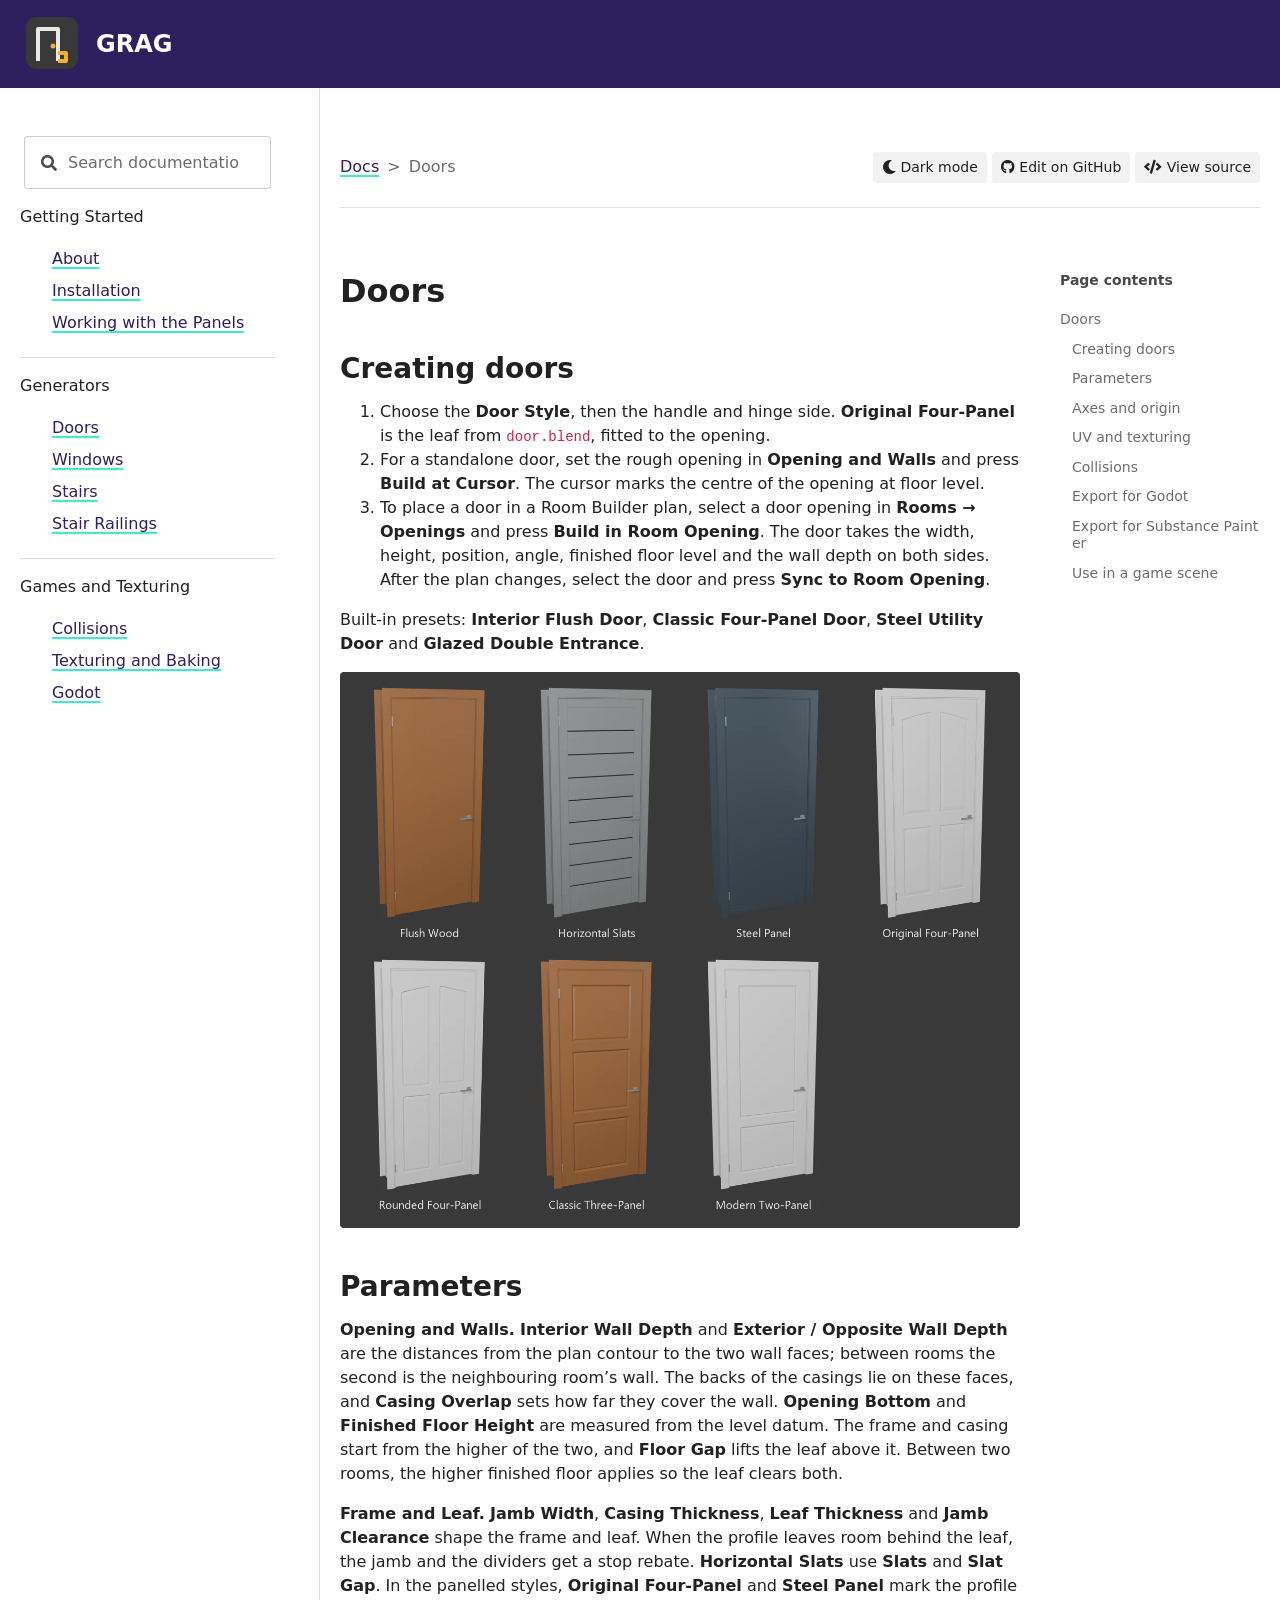
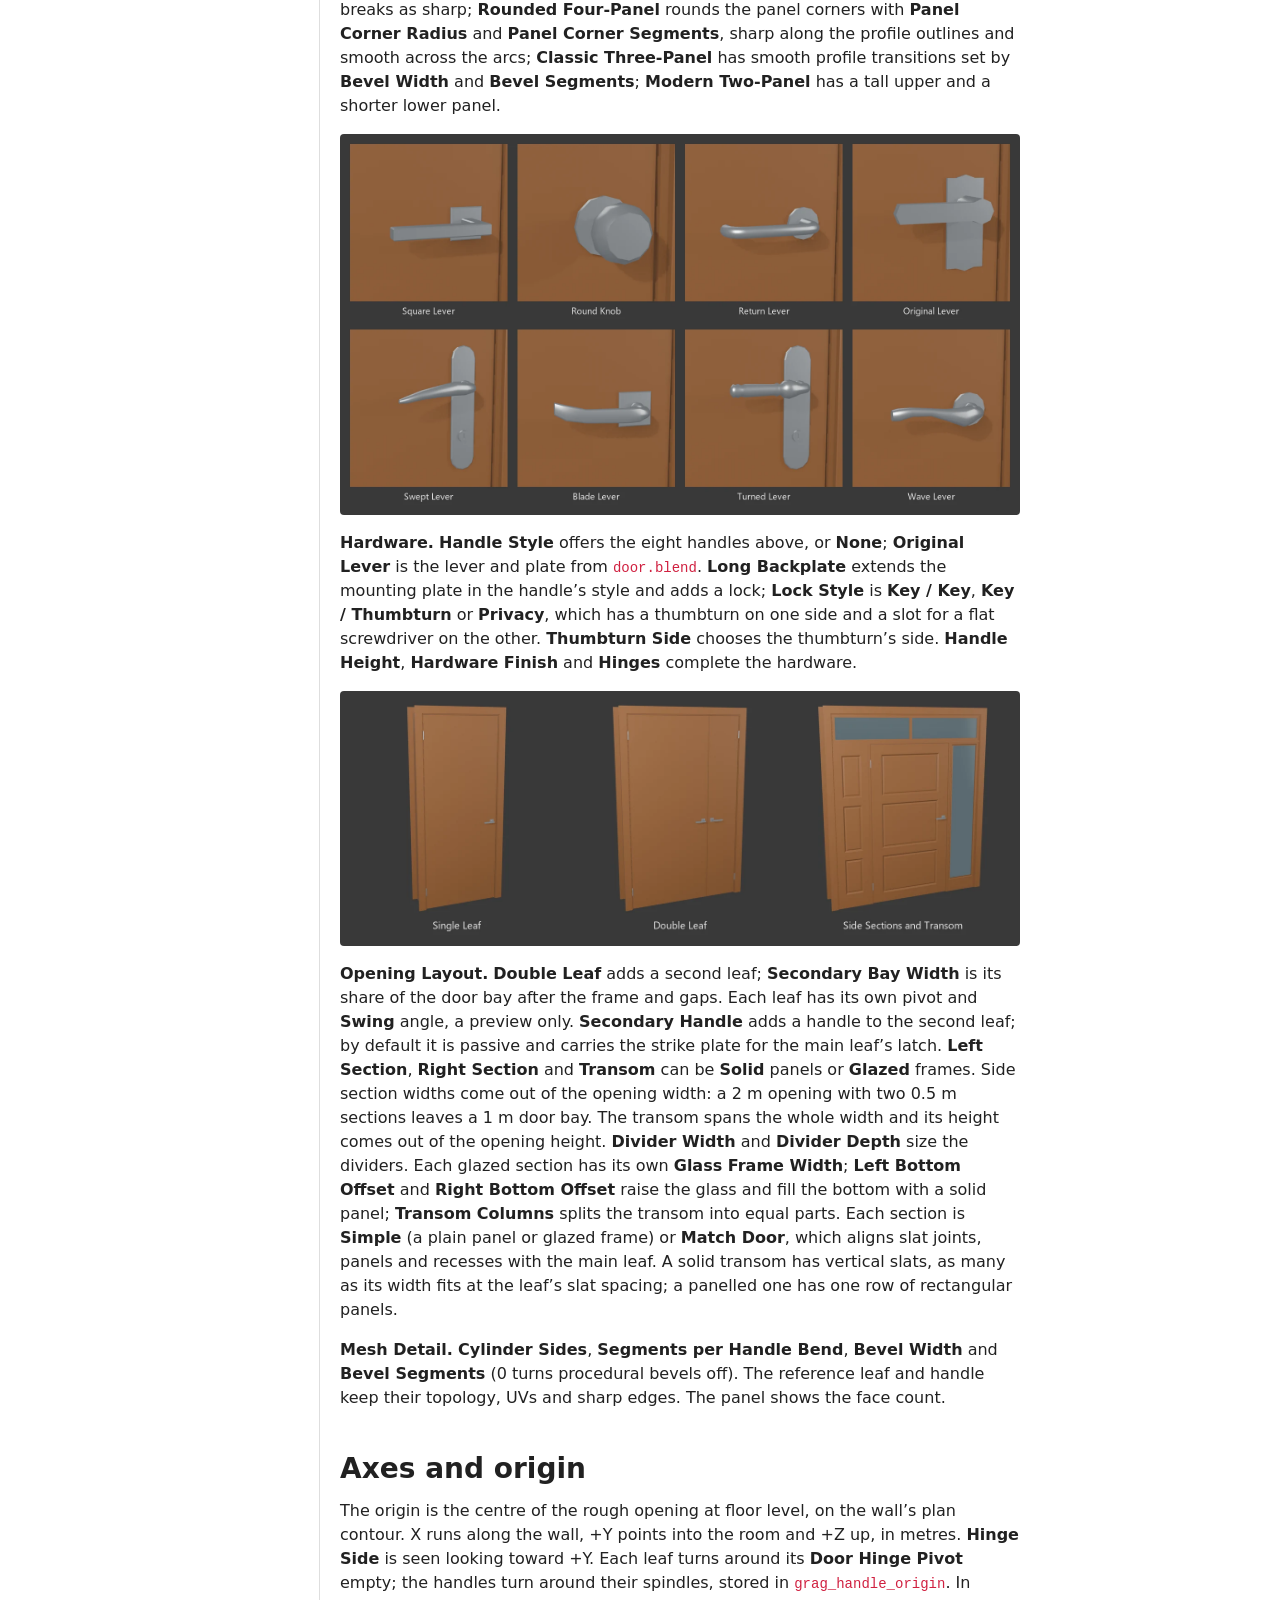
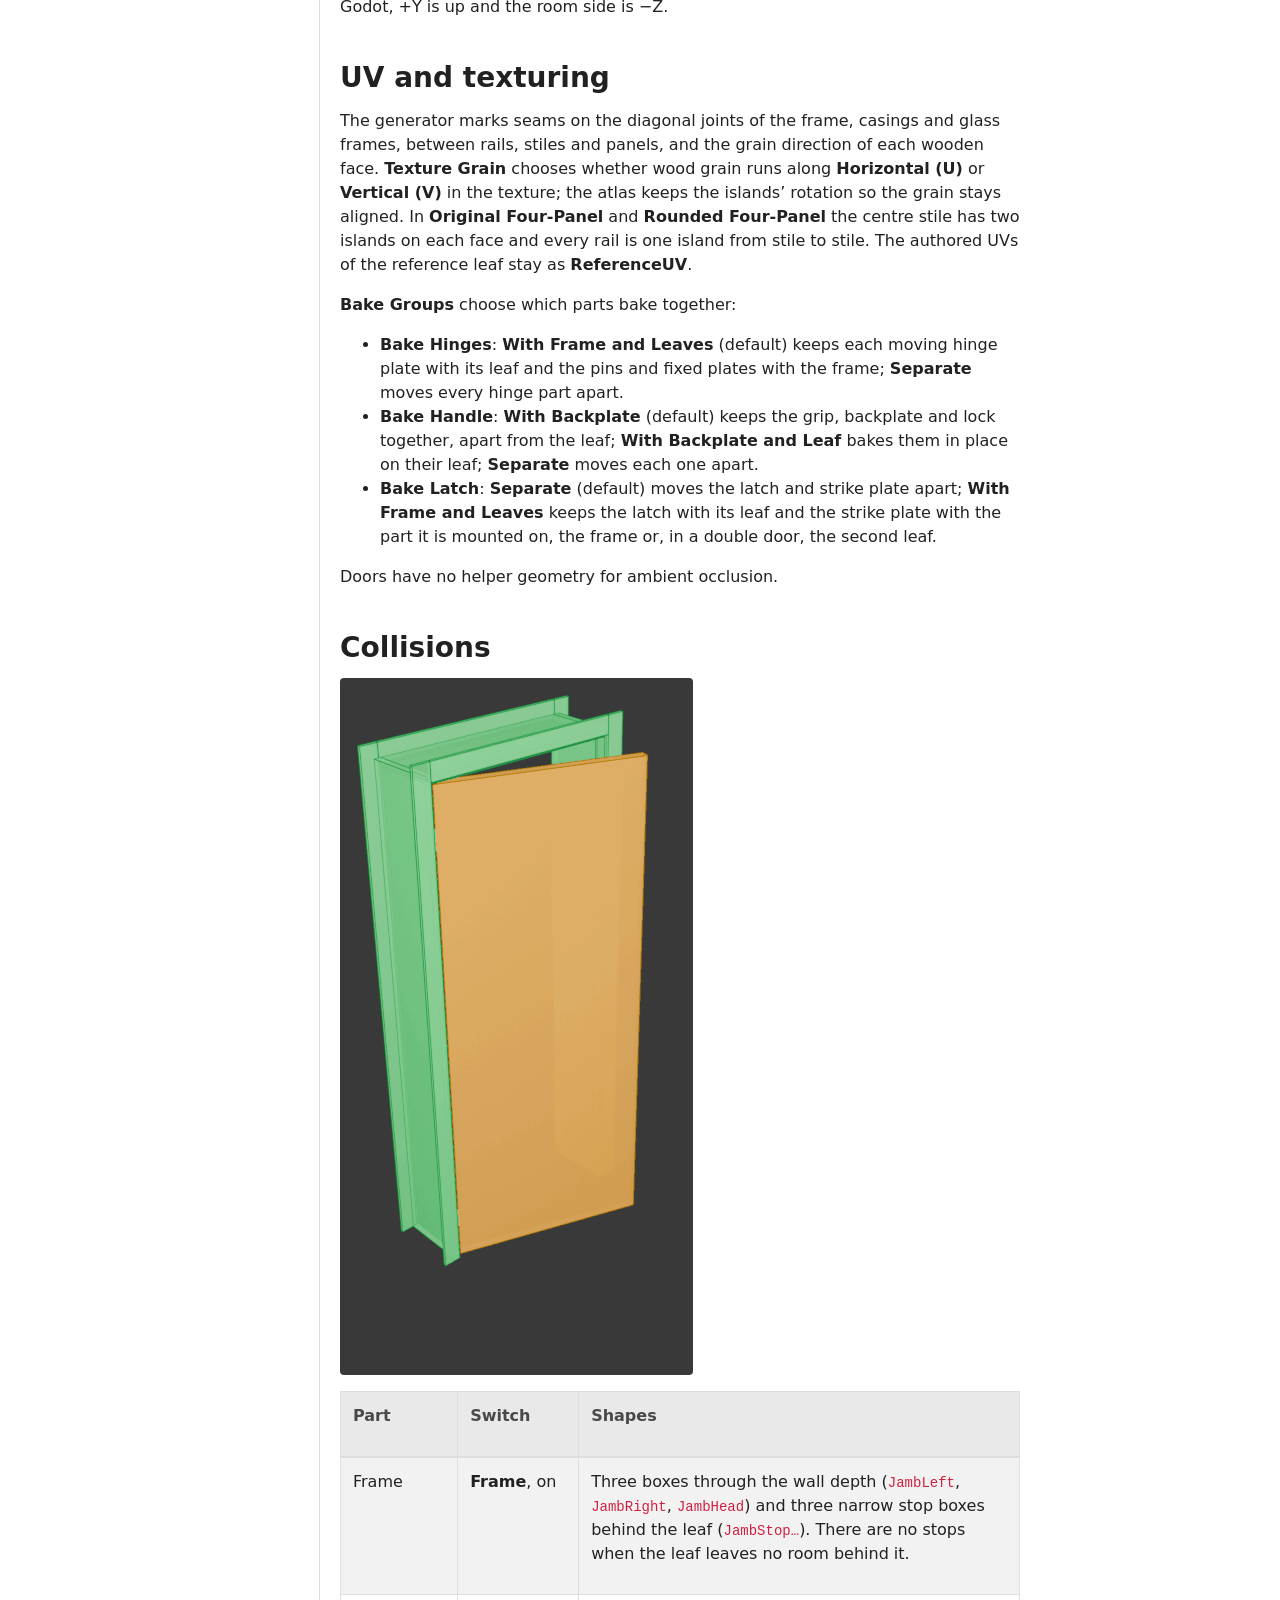
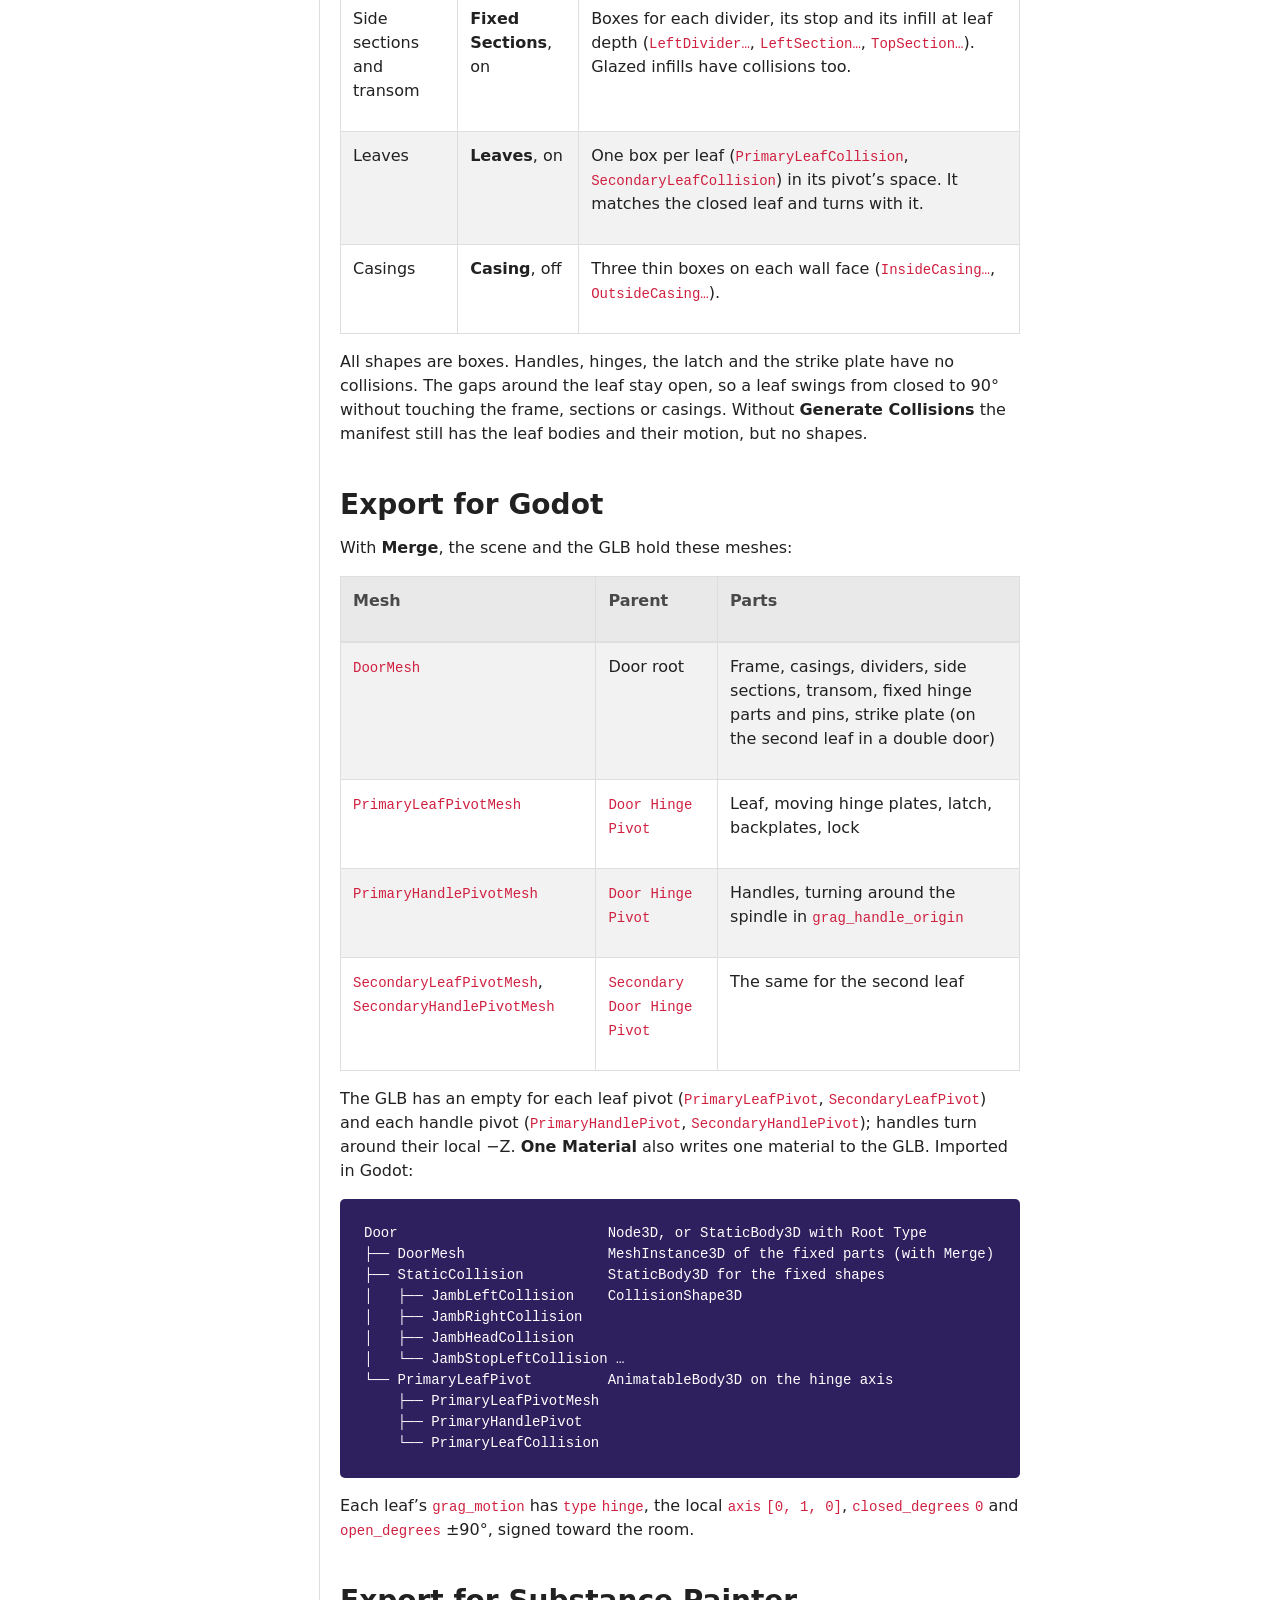
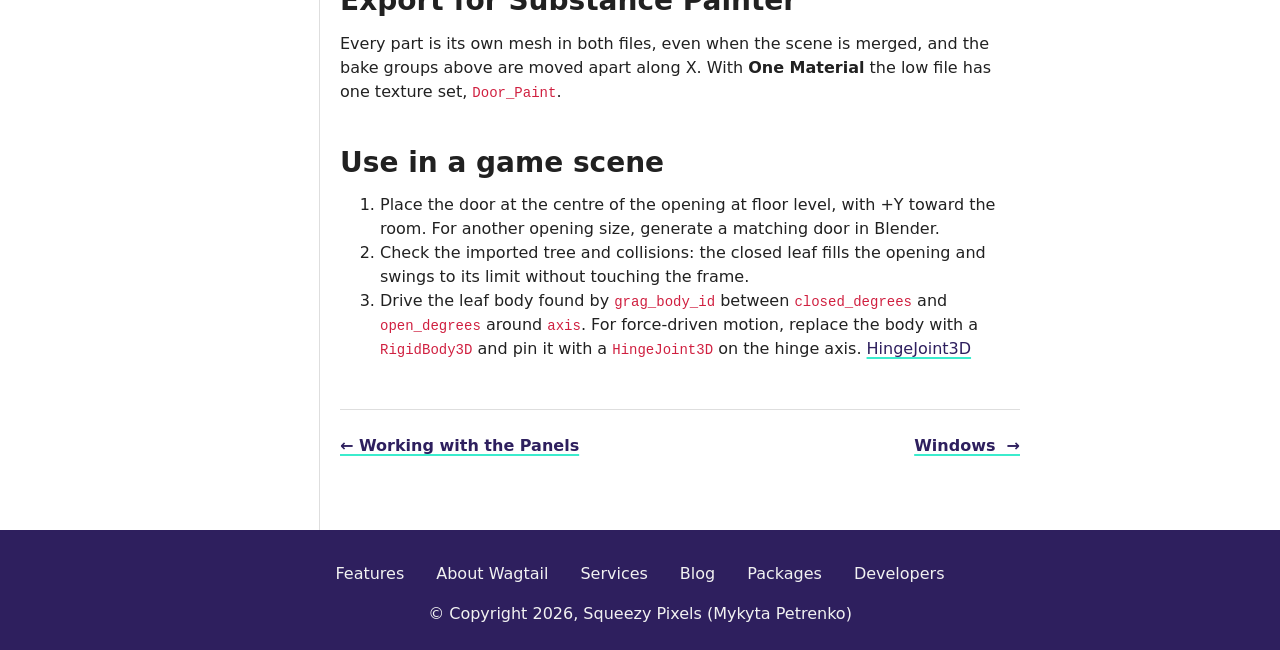
<file: doors.html>
<!DOCTYPE html>
<html class="no-js" lang="en">
<head>
    <meta charset="utf-8" />
        <meta name="viewport" content="width=device-width, initial-scale=1" />

    <meta name="viewport" content="width=device-width, initial-scale=1.0" />
    
        <title>Doors &mdash; GRAG Documentation</title>
    
    <link rel="stylesheet" type="text/css" href="_static/dist/fontawesome.css" />
      <link rel="stylesheet" type="text/css" href="_static/dist/theme.css?v=ea6a6c20" />
      <link rel="stylesheet" type="text/css" href="_static/custom.css?v=e99afcfa" />
            <link rel="author" title="About these documents" href="about.html" />
            <link rel="index" title="Index" href="genindex.html" />
            <link rel="search" title="Search" href="search.html" />
            <link rel="top" title="GRAG Documentation" href="#" />
            <link rel="next" title="Windows" href="windows.html" />
            <link rel="prev" title="Working with the Panels" href="workflow.html" />
    </head>
<body>
    <script type="text/javascript" src="_static/dist/blocking.js"></script>
    <header class="container-fluid bg-primary">
        <a class="btn btn-sm btn-light skip-to-content-link" href="#main">Skip to content</a>
        <div class="container-fluid">
            <div class="navbar navbar-expand-lg navbar-dark font-weight-bold">
                    <a href="https://mykytapetrenko.github.io/GRAG-docs/"
                        title="GRAG"
                        class="logo navbar-brand"
                    >
                        <img src="_static/img/grag_logo.svg" width="64" height="64" alt="GRAG"
                            class="logo-img"
                        />
                        GRAG
                    </a>
                
                
                <button class="navbar-toggler btn btn-primary d-lg-none" type="button" data-toggle="collapse" data-target="#collapseSidebar" aria-expanded="false" aria-controls="collapseExample">
                    <span class="navbar-toggler-icon"></span>
                    <span class="sr-only">menu</span>
                </button>
            </div>
        </div>
    </header>
    <div class="container-fluid">
        <div class="row">
            <aside class="col-12 col-lg-3 sidebar-container">
                <div id="collapseSidebar" class="collapse sticky-top d-lg-block pt-5 pr-lg-4">
<div id="searchbox" class="searchbox mb-6 px-1" role="search">
    <form id="search-form" action="search.html" autocomplete="off" method="get" role="search">
        <div class="input-group">
            <div class="input-group-prepend">
                <div class="input-group-text border-right-0 bg-white py-3 pl-3 pr-2"><span class="fas fa-search"></span></div>
            </div>
            <input class="form-control py-3 pr-3 pl-1 h-100 border-left-0" type="search" name="q" placeholder="Search documentation" aria-label="Search documentation" id="searchinput" />
        </div>
        <input type="hidden" name="check_keywords" value="yes" />
        <input type="hidden" name="area" value="default" />
    </form>
</div><div class="site-toc">
    <nav class="toc mt-3" aria-label="Main menu">
        <p class="caption" role="heading"><span class="caption-text">Getting Started</span></p>
<ul>
<li class="toctree-l1"><a class="reference internal" href="about.html">About</a></li>
<li class="toctree-l1"><a class="reference internal" href="install.html">Installation</a></li>
<li class="toctree-l1"><a class="reference internal" href="workflow.html">Working with the Panels</a></li>
</ul>
<p class="caption" role="heading"><span class="caption-text">Generators</span></p>
<ul class="current">
<li class="toctree-l1 current"><a class="current reference internal" href="#">Doors</a></li>
<li class="toctree-l1"><a class="reference internal" href="windows.html">Windows</a></li>
<li class="toctree-l1"><a class="reference internal" href="stairs.html">Stairs</a></li>
<li class="toctree-l1"><a class="reference internal" href="stairs_railings.html">Stair Railings</a></li>
</ul>
<p class="caption" role="heading"><span class="caption-text">Games and Texturing</span></p>
<ul>
<li class="toctree-l1"><a class="reference internal" href="collisions.html">Collisions</a></li>
<li class="toctree-l1"><a class="reference internal" href="texturing.html">Texturing and Baking</a></li>
<li class="toctree-l1"><a class="reference internal" href="godot.html">Godot</a></li>
</ul>

    </nav>
    <template data-toggle-item-template>
        <button class="btn btn-sm btn-link toctree-expand" type="button">
            <span class="sr-only">Toggle menu contents</span>
        </button>
    </template>
</div>
                    <div class="d-lg-none border-bottom">
                        
                    </div>
                </div>
            </aside>
            <div class="col-12 col-lg-9 pt-5">
                <header class="row align-items-baseline">
                    <div class="col">
                        <nav aria-label="breadcrumb">
    <ol class="breadcrumb m-0 p-0 bg-transparent">
        <li class="breadcrumb-item"><a href="index.html">Docs</a></li>
        <li class="breadcrumb-item active" aria-current="page">Doors</li>
    </ol>
</nav>
                    </div>
                    <div class="col-sm-12 col-lg-auto mt-3 mt-lg-3">
                        <noscript>
                            <p>JavaScript is required to toggle light/dark mode..</p>
                        </noscript>
                        <button id="wagtail-theme" class="btn btn-sm btn-light text-decoration-none" type="button">
                            <span class="dark-only"><i class="fas fa-sun"></i> Light mode</span>
                            <span class="light-only"><i class="fas fa-moon"></i> Dark mode</span>
                        </button>
    <a class="btn btn-sm btn-light text-decoration-none" href="https://github.com/MykytaPetrenko/GRAG-docs/tree/main/docs/doors.md" rel="nofollow">
        <span class="btn-icon"><span class="fab fa-github"></span></span>
        <span class="btn-text">Edit on GitHub</span>
    </a>
    <a class="btn btn-sm btn-light text-decoration-none" href="_sources/doors.md.txt" rel="nofollow">
        <span class="btn-icon"><span class="fas fa-code"></span></span>
        <span class="btn-text">View source</span>
    </a>
                        
                    </div>
                </header>
                <div class="row" >
                    <div class="col-12">
                        <hr class="w-100 my-4">
                    </div>
                </div>
                <div class="row">
                    <div class="col-12 col-lg-9 order-last order-lg-first rst-content">
                        <main role="main" id="main">
    <section id="doors">
<h1>Doors<a class="headerlink" href="#doors" title="Link to this heading">¶</a></h1>
<section id="creating-doors">
<h2>Creating doors<a class="headerlink" href="#creating-doors" title="Link to this heading">¶</a></h2>
<ol class="arabic simple">
<li><p>Choose the <strong>Door Style</strong>, then the handle and hinge side. <strong>Original Four-Panel</strong> is the leaf from <code class="docutils literal notranslate"><span class="pre">door.blend</span></code>, fitted to the opening.</p></li>
<li><p>For a standalone door, set the rough opening in <strong>Opening and Walls</strong> and press <strong>Build at Cursor</strong>. The cursor marks the centre of the opening at floor level.</p></li>
<li><p>To place a door in a Room Builder plan, select a door opening in <strong>Rooms → Openings</strong> and press <strong>Build in Room Opening</strong>. The door takes the width, height, position, angle, finished floor level and the wall depth on both sides. After the plan changes, select the door and press <strong>Sync to Room Opening</strong>.</p></li>
</ol>
<p>Built-in presets: <strong>Interior Flush Door</strong>, <strong>Classic Four-Panel Door</strong>, <strong>Steel Utility Door</strong> and <strong>Glazed Double Entrance</strong>.</p>
<p><img alt="The seven door styles." src="_images/door-styles.webp" /></p>
</section>
<section id="parameters">
<h2>Parameters<a class="headerlink" href="#parameters" title="Link to this heading">¶</a></h2>
<p><strong>Opening and Walls.</strong> <strong>Interior Wall Depth</strong> and <strong>Exterior / Opposite Wall Depth</strong> are the distances from the plan contour to the two wall faces; between rooms the second is the neighbouring room’s wall. The backs of the casings lie on these faces, and <strong>Casing Overlap</strong> sets how far they cover the wall. <strong>Opening Bottom</strong> and <strong>Finished Floor Height</strong> are measured from the level datum. The frame and casing start from the higher of the two, and <strong>Floor Gap</strong> lifts the leaf above it. Between two rooms, the higher finished floor applies so the leaf clears both.</p>
<p><strong>Frame and Leaf.</strong> <strong>Jamb Width</strong>, <strong>Casing Thickness</strong>, <strong>Leaf Thickness</strong> and <strong>Jamb Clearance</strong> shape the frame and leaf. When the profile leaves room behind the leaf, the jamb and the dividers get a stop rebate. <strong>Horizontal Slats</strong> use <strong>Slats</strong> and <strong>Slat Gap</strong>. In the panelled styles, <strong>Original Four-Panel</strong> and <strong>Steel Panel</strong> mark the profile breaks as sharp; <strong>Rounded Four-Panel</strong> rounds the panel corners with <strong>Panel Corner Radius</strong> and <strong>Panel Corner Segments</strong>, sharp along the profile outlines and smooth across the arcs; <strong>Classic Three-Panel</strong> has smooth profile transitions set by <strong>Bevel Width</strong> and <strong>Bevel Segments</strong>; <strong>Modern Two-Panel</strong> has a tall upper and a shorter lower panel.</p>
<p><img alt="The handle styles. Swept and Turned Lever are shown with Long Backplate." src="_images/door-handles.webp" /></p>
<p><strong>Hardware.</strong> <strong>Handle Style</strong> offers the eight handles above, or <strong>None</strong>; <strong>Original Lever</strong> is the lever and plate from <code class="docutils literal notranslate"><span class="pre">door.blend</span></code>. <strong>Long Backplate</strong> extends the mounting plate in the handle’s style and adds a lock; <strong>Lock Style</strong> is <strong>Key / Key</strong>, <strong>Key / Thumbturn</strong> or <strong>Privacy</strong>, which has a thumbturn on one side and a slot for a flat screwdriver on the other. <strong>Thumbturn Side</strong> chooses the thumbturn’s side. <strong>Handle Height</strong>, <strong>Hardware Finish</strong> and <strong>Hinges</strong> complete the hardware.</p>
<p><img alt="A single leaf, a double leaf, and a door with glazed and solid side sections under a glazed transom." src="_images/door-layouts.webp" /></p>
<p><strong>Opening Layout.</strong> <strong>Double Leaf</strong> adds a second leaf; <strong>Secondary Bay Width</strong> is its share of the door bay after the frame and gaps. Each leaf has its own pivot and <strong>Swing</strong> angle, a preview only. <strong>Secondary Handle</strong> adds a handle to the second leaf; by default it is passive and carries the strike plate for the main leaf’s latch. <strong>Left Section</strong>, <strong>Right Section</strong> and <strong>Transom</strong> can be <strong>Solid</strong> panels or <strong>Glazed</strong> frames. Side section widths come out of the opening width: a 2 m opening with two 0.5 m sections leaves a 1 m door bay. The transom spans the whole width and its height comes out of the opening height. <strong>Divider Width</strong> and <strong>Divider Depth</strong> size the dividers. Each glazed section has its own <strong>Glass Frame Width</strong>; <strong>Left Bottom Offset</strong> and <strong>Right Bottom Offset</strong> raise the glass and fill the bottom with a solid panel; <strong>Transom Columns</strong> splits the transom into equal parts. Each section is <strong>Simple</strong> (a plain panel or glazed frame) or <strong>Match Door</strong>, which aligns slat joints, panels and recesses with the main leaf. A solid transom has vertical slats, as many as its width fits at the leaf’s slat spacing; a panelled one has one row of rectangular panels.</p>
<p><strong>Mesh Detail.</strong> <strong>Cylinder Sides</strong>, <strong>Segments per Handle Bend</strong>, <strong>Bevel Width</strong> and <strong>Bevel Segments</strong> (0 turns procedural bevels off). The reference leaf and handle keep their topology, UVs and sharp edges. The panel shows the face count.</p>
</section>
<section id="axes-and-origin">
<h2>Axes and origin<a class="headerlink" href="#axes-and-origin" title="Link to this heading">¶</a></h2>
<p>The origin is the centre of the rough opening at floor level, on the wall’s plan contour. X runs along the wall, +Y points into the room and +Z up, in metres. <strong>Hinge Side</strong> is seen looking toward +Y. Each leaf turns around its <strong>Door Hinge Pivot</strong> empty; the handles turn around their spindles, stored in <code class="docutils literal notranslate"><span class="pre">grag_handle_origin</span></code>. In Godot, +Y is up and the room side is −Z.</p>
</section>
<section id="uv-and-texturing">
<h2>UV and texturing<a class="headerlink" href="#uv-and-texturing" title="Link to this heading">¶</a></h2>
<p>The generator marks seams on the diagonal joints of the frame, casings and glass frames, between rails, stiles and panels, and the grain direction of each wooden face. <strong>Texture Grain</strong> chooses whether wood grain runs along <strong>Horizontal (U)</strong> or <strong>Vertical (V)</strong> in the texture; the atlas keeps the islands’ rotation so the grain stays aligned. In <strong>Original Four-Panel</strong> and <strong>Rounded Four-Panel</strong> the centre stile has two islands on each face and every rail is one island from stile to stile. The authored UVs of the reference leaf stay as <strong>ReferenceUV</strong>.</p>
<p><strong>Bake Groups</strong> choose which parts bake together:</p>
<ul class="simple">
<li><p><strong>Bake Hinges</strong>: <strong>With Frame and Leaves</strong> (default) keeps each moving hinge plate with its leaf and the pins and fixed plates with the frame; <strong>Separate</strong> moves every hinge part apart.</p></li>
<li><p><strong>Bake Handle</strong>: <strong>With Backplate</strong> (default) keeps the grip, backplate and lock together, apart from the leaf; <strong>With Backplate and Leaf</strong> bakes them in place on their leaf; <strong>Separate</strong> moves each one apart.</p></li>
<li><p><strong>Bake Latch</strong>: <strong>Separate</strong> (default) moves the latch and strike plate apart; <strong>With Frame and Leaves</strong> keeps the latch with its leaf and the strike plate with the part it is mounted on, the frame or, in a double door, the second leaf.</p></li>
</ul>
<p>Doors have no helper geometry for ambient occlusion.</p>
</section>
<section id="collisions">
<h2>Collisions<a class="headerlink" href="#collisions" title="Link to this heading">¶</a></h2>
<p><img alt="The leaf box turns with the leaf, while the frame boxes stay; the gap around the leaf stays open." src="_images/door-collision-swing.gif" /></p>
<table class="docutils align-default">
<thead>
<tr class="row-odd"><th class="head"><p>Part</p></th>
<th class="head"><p>Switch</p></th>
<th class="head"><p>Shapes</p></th>
</tr>
</thead>
<tbody>
<tr class="row-even"><td><p>Frame</p></td>
<td><p><strong>Frame</strong>, on</p></td>
<td><p>Three boxes through the wall depth (<code class="docutils literal notranslate"><span class="pre">JambLeft</span></code>, <code class="docutils literal notranslate"><span class="pre">JambRight</span></code>, <code class="docutils literal notranslate"><span class="pre">JambHead</span></code>) and three narrow stop boxes behind the leaf (<code class="docutils literal notranslate"><span class="pre">JambStop…</span></code>). There are no stops when the leaf leaves no room behind it.</p></td>
</tr>
<tr class="row-odd"><td><p>Side sections and transom</p></td>
<td><p><strong>Fixed Sections</strong>, on</p></td>
<td><p>Boxes for each divider, its stop and its infill at leaf depth (<code class="docutils literal notranslate"><span class="pre">LeftDivider…</span></code>, <code class="docutils literal notranslate"><span class="pre">LeftSection…</span></code>, <code class="docutils literal notranslate"><span class="pre">TopSection…</span></code>). Glazed infills have collisions too.</p></td>
</tr>
<tr class="row-even"><td><p>Leaves</p></td>
<td><p><strong>Leaves</strong>, on</p></td>
<td><p>One box per leaf (<code class="docutils literal notranslate"><span class="pre">PrimaryLeafCollision</span></code>, <code class="docutils literal notranslate"><span class="pre">SecondaryLeafCollision</span></code>) in its pivot’s space. It matches the closed leaf and turns with it.</p></td>
</tr>
<tr class="row-odd"><td><p>Casings</p></td>
<td><p><strong>Casing</strong>, off</p></td>
<td><p>Three thin boxes on each wall face (<code class="docutils literal notranslate"><span class="pre">InsideCasing…</span></code>, <code class="docutils literal notranslate"><span class="pre">OutsideCasing…</span></code>).</p></td>
</tr>
</tbody>
</table>
<p>All shapes are boxes. Handles, hinges, the latch and the strike plate have no collisions. The gaps around the leaf stay open, so a leaf swings from closed to 90° without touching the frame, sections or casings. Without <strong>Generate Collisions</strong> the manifest still has the leaf bodies and their motion, but no shapes.</p>
</section>
<section id="export-for-godot">
<h2>Export for Godot<a class="headerlink" href="#export-for-godot" title="Link to this heading">¶</a></h2>
<p>With <strong>Merge</strong>, the scene and the GLB hold these meshes:</p>
<table class="docutils align-default">
<thead>
<tr class="row-odd"><th class="head"><p>Mesh</p></th>
<th class="head"><p>Parent</p></th>
<th class="head"><p>Parts</p></th>
</tr>
</thead>
<tbody>
<tr class="row-even"><td><p><code class="docutils literal notranslate"><span class="pre">DoorMesh</span></code></p></td>
<td><p>Door root</p></td>
<td><p>Frame, casings, dividers, side sections, transom, fixed hinge parts and pins, strike plate (on the second leaf in a double door)</p></td>
</tr>
<tr class="row-odd"><td><p><code class="docutils literal notranslate"><span class="pre">PrimaryLeafPivotMesh</span></code></p></td>
<td><p><code class="docutils literal notranslate"><span class="pre">Door</span> <span class="pre">Hinge</span> <span class="pre">Pivot</span></code></p></td>
<td><p>Leaf, moving hinge plates, latch, backplates, lock</p></td>
</tr>
<tr class="row-even"><td><p><code class="docutils literal notranslate"><span class="pre">PrimaryHandlePivotMesh</span></code></p></td>
<td><p><code class="docutils literal notranslate"><span class="pre">Door</span> <span class="pre">Hinge</span> <span class="pre">Pivot</span></code></p></td>
<td><p>Handles, turning around the spindle in <code class="docutils literal notranslate"><span class="pre">grag_handle_origin</span></code></p></td>
</tr>
<tr class="row-odd"><td><p><code class="docutils literal notranslate"><span class="pre">SecondaryLeafPivotMesh</span></code>, <code class="docutils literal notranslate"><span class="pre">SecondaryHandlePivotMesh</span></code></p></td>
<td><p><code class="docutils literal notranslate"><span class="pre">Secondary</span> <span class="pre">Door</span> <span class="pre">Hinge</span> <span class="pre">Pivot</span></code></p></td>
<td><p>The same for the second leaf</p></td>
</tr>
</tbody>
</table>
<p>The GLB has an empty for each leaf pivot (<code class="docutils literal notranslate"><span class="pre">PrimaryLeafPivot</span></code>, <code class="docutils literal notranslate"><span class="pre">SecondaryLeafPivot</span></code>) and each handle pivot (<code class="docutils literal notranslate"><span class="pre">PrimaryHandlePivot</span></code>, <code class="docutils literal notranslate"><span class="pre">SecondaryHandlePivot</span></code>); handles turn around their local −Z. <strong>One Material</strong> also writes one material to the GLB. Imported in Godot:</p>
<div class="highlight-text notranslate"><div class="highlight"><pre><span></span>Door                         Node3D, or StaticBody3D with Root Type
├── DoorMesh                 MeshInstance3D of the fixed parts (with Merge)
├── StaticCollision          StaticBody3D for the fixed shapes
│   ├── JambLeftCollision    CollisionShape3D
│   ├── JambRightCollision
│   ├── JambHeadCollision
│   └── JambStopLeftCollision …
└── PrimaryLeafPivot         AnimatableBody3D on the hinge axis
    ├── PrimaryLeafPivotMesh
    ├── PrimaryHandlePivot
    └── PrimaryLeafCollision
</pre></div>
</div>
<p>Each leaf’s <code class="docutils literal notranslate"><span class="pre">grag_motion</span></code> has <code class="docutils literal notranslate"><span class="pre">type</span></code> <code class="docutils literal notranslate"><span class="pre">hinge</span></code>, the local <code class="docutils literal notranslate"><span class="pre">axis</span></code> <code class="docutils literal notranslate"><span class="pre">[0,</span> <span class="pre">1,</span> <span class="pre">0]</span></code>, <code class="docutils literal notranslate"><span class="pre">closed_degrees</span></code> <code class="docutils literal notranslate"><span class="pre">0</span></code> and <code class="docutils literal notranslate"><span class="pre">open_degrees</span></code> ±90°, signed toward the room.</p>
</section>
<section id="export-for-substance-painter">
<h2>Export for Substance Painter<a class="headerlink" href="#export-for-substance-painter" title="Link to this heading">¶</a></h2>
<p>Every part is its own mesh in both files, even when the scene is merged, and the bake groups above are moved apart along X. With <strong>One Material</strong> the low file has one texture set, <code class="docutils literal notranslate"><span class="pre">Door_Paint</span></code>.</p>
</section>
<section id="use-in-a-game-scene">
<h2>Use in a game scene<a class="headerlink" href="#use-in-a-game-scene" title="Link to this heading">¶</a></h2>
<ol class="arabic simple">
<li><p>Place the door at the centre of the opening at floor level, with +Y toward the room. For another opening size, generate a matching door in Blender.</p></li>
<li><p>Check the imported tree and collisions: the closed leaf fills the opening and swings to its limit without touching the frame.</p></li>
<li><p>Drive the leaf body found by <code class="docutils literal notranslate"><span class="pre">grag_body_id</span></code> between <code class="docutils literal notranslate"><span class="pre">closed_degrees</span></code> and <code class="docutils literal notranslate"><span class="pre">open_degrees</span></code> around <code class="docutils literal notranslate"><span class="pre">axis</span></code>. For force-driven motion, replace the body with a <code class="docutils literal notranslate"><span class="pre">RigidBody3D</span></code> and pin it with a <code class="docutils literal notranslate"><span class="pre">HingeJoint3D</span></code> on the hinge axis. <a class="reference external" href="https://docs.godotengine.org/en/stable/classes/class_hingejoint3d.html">HingeJoint3D</a></p></li>
</ol>
</section>
</section>

</main>
                        <nav aria-label="Page navigation" class="py-4 my-5 clearfix font-weight-bold border-top">
    <a class="float-left" href="workflow.html" title="Previous">
        <span aria-hidden="true">←&nbsp;</span>Working with the Panels
    </a>
    <a class="float-right" href="windows.html" title="Next">
        Windows <span aria-hidden="true">&nbsp;→</span>
    </a>
</nav>
                    </div>
                    
                    <nav class="col-12 col-lg-3 pb-4">
                        <div class="sticky-top toc page-toc" aria-labelledby="page-toc-heading">
                            <p class="font-weight-bold" id="page-toc-heading">Page contents</p>
                            <ul>
<li><a class="reference internal" href="#">Doors</a><ul>
<li><a class="reference internal" href="#creating-doors">Creating doors</a></li>
<li><a class="reference internal" href="#parameters">Parameters</a></li>
<li><a class="reference internal" href="#axes-and-origin">Axes and origin</a></li>
<li><a class="reference internal" href="#uv-and-texturing">UV and texturing</a></li>
<li><a class="reference internal" href="#collisions">Collisions</a></li>
<li><a class="reference internal" href="#export-for-godot">Export for Godot</a></li>
<li><a class="reference internal" href="#export-for-substance-painter">Export for Substance Painter</a></li>
<li><a class="reference internal" href="#use-in-a-game-scene">Use in a game scene</a></li>
</ul>
</li>
</ul>

                        </div>
                    </nav>
                    
                </div>
            </div>
        </div>
    </div>
    <footer class="container-fluid bg-primary text-light">
        <div class="container">
            <div class="row">
        <div class="col p-4">
            
                <nav aria-label="Footer">
                    <ul class="nav justify-content-center mb-2">
                        
                            
                            
                            <li class="nav-item"><a class="nav-link text-light"  href="https://wagtail.org/features/">Features</a></li>
                        
                            
                            
                            <li class="nav-item"><a class="nav-link text-light"  href="https://wagtail.org/about-wagtail/"> About Wagtail</a></li>
                        
                            
                            
                            <li class="nav-item"><a class="nav-link text-light"  href="https://wagtail.org/services/"> Services</a></li>
                        
                            
                            
                            <li class="nav-item"><a class="nav-link text-light"  href="https://wagtail.org/blog/"> Blog</a></li>
                        
                            
                            
                            <li class="nav-item"><a class="nav-link text-light"  href="https://wagtail.org/packages/"> Packages</a></li>
                        
                            
                            
                            <li class="nav-item"><a class="nav-link text-light"  href="https://wagtail.org/developers/"> Developers</a></li>
                        
                    </ul>
                </nav>
            
            <div class="text-center">
                <p style="display: none">
                    <a class="text-light" href="https://github.com/wagtail/sphinx_wagtail_theme" rel="nofollow" target="_blank">
                        Wagtail Sphinx Theme 6.3.0
                    </a>
                </p>
            </div>
            <div class="text-center">
                    &copy; Copyright 2026, Squeezy Pixels (Mykyta Petrenko)
            </div>
        </div>
    </div>
        </div>
    </footer>
        <script src="_static/documentation_options.js?v=39bb1c6d"></script>
        <script src="_static/doctools.js?v=9a2dae69"></script>
        <script src="_static/sphinx_highlight.js?v=dc90522c"></script>
        <script type="text/javascript" src="_static/dist/theme.js"></script>
        <script type="text/javascript" src="_static/dist/vendor.js"></script>
        <script type="text/javascript" src="_static/searchtools.js"></script>
        <script type="text/javascript" src="_static/language_data.js"></script>
        <script type="text/javascript">
            document.addEventListener('DOMContentLoaded', function() { Search.loadIndex("searchindex.js"); });
        </script>
        <script type="text/javascript" id="searchindexloader"></script>
    </body>
</html>
</file>
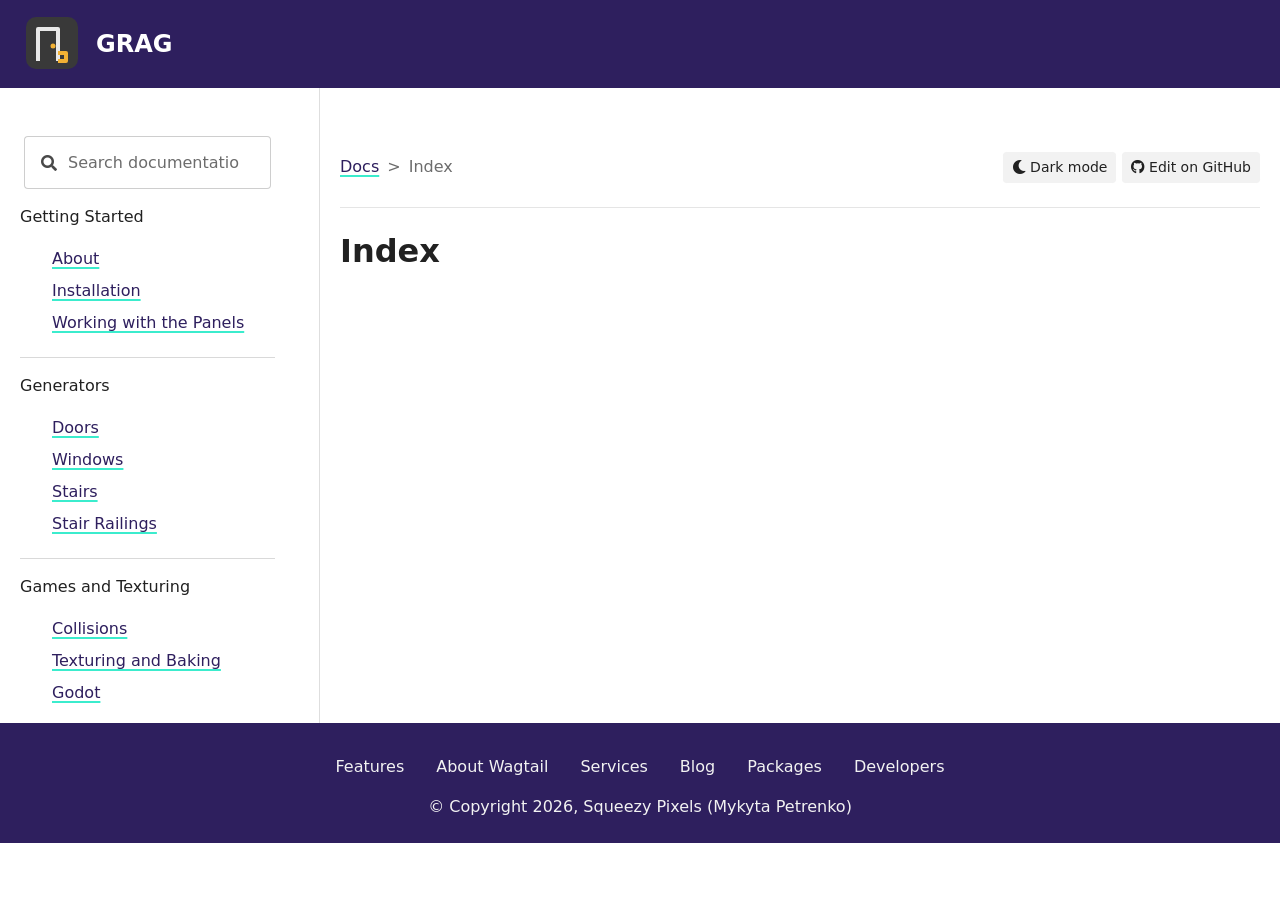
<file: genindex.html>
<!DOCTYPE html>
<html class="no-js" lang="en">
<head>
    <meta charset="utf-8" />
    <meta name="viewport" content="width=device-width, initial-scale=1.0" />
    
        <title>Index &mdash; GRAG Documentation</title>
    
    <link rel="stylesheet" type="text/css" href="_static/dist/fontawesome.css" />
      <link rel="stylesheet" type="text/css" href="_static/dist/theme.css?v=ea6a6c20" />
      <link rel="stylesheet" type="text/css" href="_static/custom.css?v=e99afcfa" />
            <link rel="author" title="About these documents" href="about.html" />
            <link rel="index" title="Index" href="#" />
            <link rel="search" title="Search" href="search.html" />
            <link rel="top" title="GRAG Documentation" href="#" />
    </head>
<body>
    <script type="text/javascript" src="_static/dist/blocking.js"></script>
    <header class="container-fluid bg-primary">
        <a class="btn btn-sm btn-light skip-to-content-link" href="#main">Skip to content</a>
        <div class="container-fluid">
            <div class="navbar navbar-expand-lg navbar-dark font-weight-bold">
                    <a href="https://mykytapetrenko.github.io/GRAG-docs/"
                        title="GRAG"
                        class="logo navbar-brand"
                    >
                        <img src="_static/img/grag_logo.svg" width="64" height="64" alt="GRAG"
                            class="logo-img"
                        />
                        GRAG
                    </a>
                
                
                <button class="navbar-toggler btn btn-primary d-lg-none" type="button" data-toggle="collapse" data-target="#collapseSidebar" aria-expanded="false" aria-controls="collapseExample">
                    <span class="navbar-toggler-icon"></span>
                    <span class="sr-only">menu</span>
                </button>
            </div>
        </div>
    </header>
    <div class="container-fluid">
        <div class="row">
            <aside class="col-12 col-lg-3 sidebar-container">
                <div id="collapseSidebar" class="collapse sticky-top d-lg-block pt-5 pr-lg-4">
<div id="searchbox" class="searchbox mb-6 px-1" role="search">
    <form id="search-form" action="search.html" autocomplete="off" method="get" role="search">
        <div class="input-group">
            <div class="input-group-prepend">
                <div class="input-group-text border-right-0 bg-white py-3 pl-3 pr-2"><span class="fas fa-search"></span></div>
            </div>
            <input class="form-control py-3 pr-3 pl-1 h-100 border-left-0" type="search" name="q" placeholder="Search documentation" aria-label="Search documentation" id="searchinput" />
        </div>
        <input type="hidden" name="check_keywords" value="yes" />
        <input type="hidden" name="area" value="default" />
    </form>
</div><div class="site-toc">
    <nav class="toc mt-3" aria-label="Main menu">
        <p class="caption" role="heading"><span class="caption-text">Getting Started</span></p>
<ul>
<li class="toctree-l1"><a class="reference internal" href="about.html">About</a></li>
<li class="toctree-l1"><a class="reference internal" href="install.html">Installation</a></li>
<li class="toctree-l1"><a class="reference internal" href="workflow.html">Working with the Panels</a></li>
</ul>
<p class="caption" role="heading"><span class="caption-text">Generators</span></p>
<ul>
<li class="toctree-l1"><a class="reference internal" href="doors.html">Doors</a></li>
<li class="toctree-l1"><a class="reference internal" href="windows.html">Windows</a></li>
<li class="toctree-l1"><a class="reference internal" href="stairs.html">Stairs</a></li>
<li class="toctree-l1"><a class="reference internal" href="stairs_railings.html">Stair Railings</a></li>
</ul>
<p class="caption" role="heading"><span class="caption-text">Games and Texturing</span></p>
<ul>
<li class="toctree-l1"><a class="reference internal" href="collisions.html">Collisions</a></li>
<li class="toctree-l1"><a class="reference internal" href="texturing.html">Texturing and Baking</a></li>
<li class="toctree-l1"><a class="reference internal" href="godot.html">Godot</a></li>
</ul>

    </nav>
    <template data-toggle-item-template>
        <button class="btn btn-sm btn-link toctree-expand" type="button">
            <span class="sr-only">Toggle menu contents</span>
        </button>
    </template>
</div>
                    <div class="d-lg-none border-bottom">
                        
                    </div>
                </div>
            </aside>
            <div class="col-12 col-lg-9 pt-5">
                <header class="row align-items-baseline">
                    <div class="col">
                        <nav aria-label="breadcrumb">
    <ol class="breadcrumb m-0 p-0 bg-transparent">
        <li class="breadcrumb-item"><a href="index.html">Docs</a></li>
        <li class="breadcrumb-item active" aria-current="page">Index</li>
    </ol>
</nav>
                    </div>
                    <div class="col-sm-12 col-lg-auto mt-3 mt-lg-3">
                        <noscript>
                            <p>JavaScript is required to toggle light/dark mode..</p>
                        </noscript>
                        <button id="wagtail-theme" class="btn btn-sm btn-light text-decoration-none" type="button">
                            <span class="dark-only"><i class="fas fa-sun"></i> Light mode</span>
                            <span class="light-only"><i class="fas fa-moon"></i> Dark mode</span>
                        </button>
    <a class="btn btn-sm btn-light text-decoration-none" href="https://github.com/MykytaPetrenko/GRAG-docs/tree/main/docs/genindex" rel="nofollow">
        <span class="btn-icon"><span class="fab fa-github"></span></span>
        <span class="btn-text">Edit on GitHub</span>
    </a>
                        
                    </div>
                </header>
                <div class="row" >
                    <div class="col-12">
                        <hr class="w-100 my-4">
                    </div>
                </div>
                <div class="row">
                    <div class="col-12 col-lg-9 order-last order-lg-first rst-content">
                        <main role="main" id="main">
    <h1 id="index">Index</h1>
    <div class="genindex-jumpbox">
        
    </div>
</main>
                        
                    </div>
                    
                </div>
            </div>
        </div>
    </div>
    <footer class="container-fluid bg-primary text-light">
        <div class="container">
            <div class="row">
        <div class="col p-4">
            
                <nav aria-label="Footer">
                    <ul class="nav justify-content-center mb-2">
                        
                            
                            
                            <li class="nav-item"><a class="nav-link text-light"  href="https://wagtail.org/features/">Features</a></li>
                        
                            
                            
                            <li class="nav-item"><a class="nav-link text-light"  href="https://wagtail.org/about-wagtail/"> About Wagtail</a></li>
                        
                            
                            
                            <li class="nav-item"><a class="nav-link text-light"  href="https://wagtail.org/services/"> Services</a></li>
                        
                            
                            
                            <li class="nav-item"><a class="nav-link text-light"  href="https://wagtail.org/blog/"> Blog</a></li>
                        
                            
                            
                            <li class="nav-item"><a class="nav-link text-light"  href="https://wagtail.org/packages/"> Packages</a></li>
                        
                            
                            
                            <li class="nav-item"><a class="nav-link text-light"  href="https://wagtail.org/developers/"> Developers</a></li>
                        
                    </ul>
                </nav>
            
            <div class="text-center">
                <p style="display: none">
                    <a class="text-light" href="https://github.com/wagtail/sphinx_wagtail_theme" rel="nofollow" target="_blank">
                        Wagtail Sphinx Theme 6.3.0
                    </a>
                </p>
            </div>
            <div class="text-center">
                    &copy; Copyright 2026, Squeezy Pixels (Mykyta Petrenko)
            </div>
        </div>
    </div>
        </div>
    </footer>
        <script src="_static/documentation_options.js?v=39bb1c6d"></script>
        <script src="_static/doctools.js?v=9a2dae69"></script>
        <script src="_static/sphinx_highlight.js?v=dc90522c"></script>
        <script type="text/javascript" src="_static/dist/theme.js"></script>
        <script type="text/javascript" src="_static/dist/vendor.js"></script>
        <script type="text/javascript" src="_static/searchtools.js"></script>
        <script type="text/javascript" src="_static/language_data.js"></script>
        <script type="text/javascript">
            document.addEventListener('DOMContentLoaded', function() { Search.loadIndex("searchindex.js"); });
        </script>
        <script type="text/javascript" id="searchindexloader"></script>
    </body>
</html>
</file>
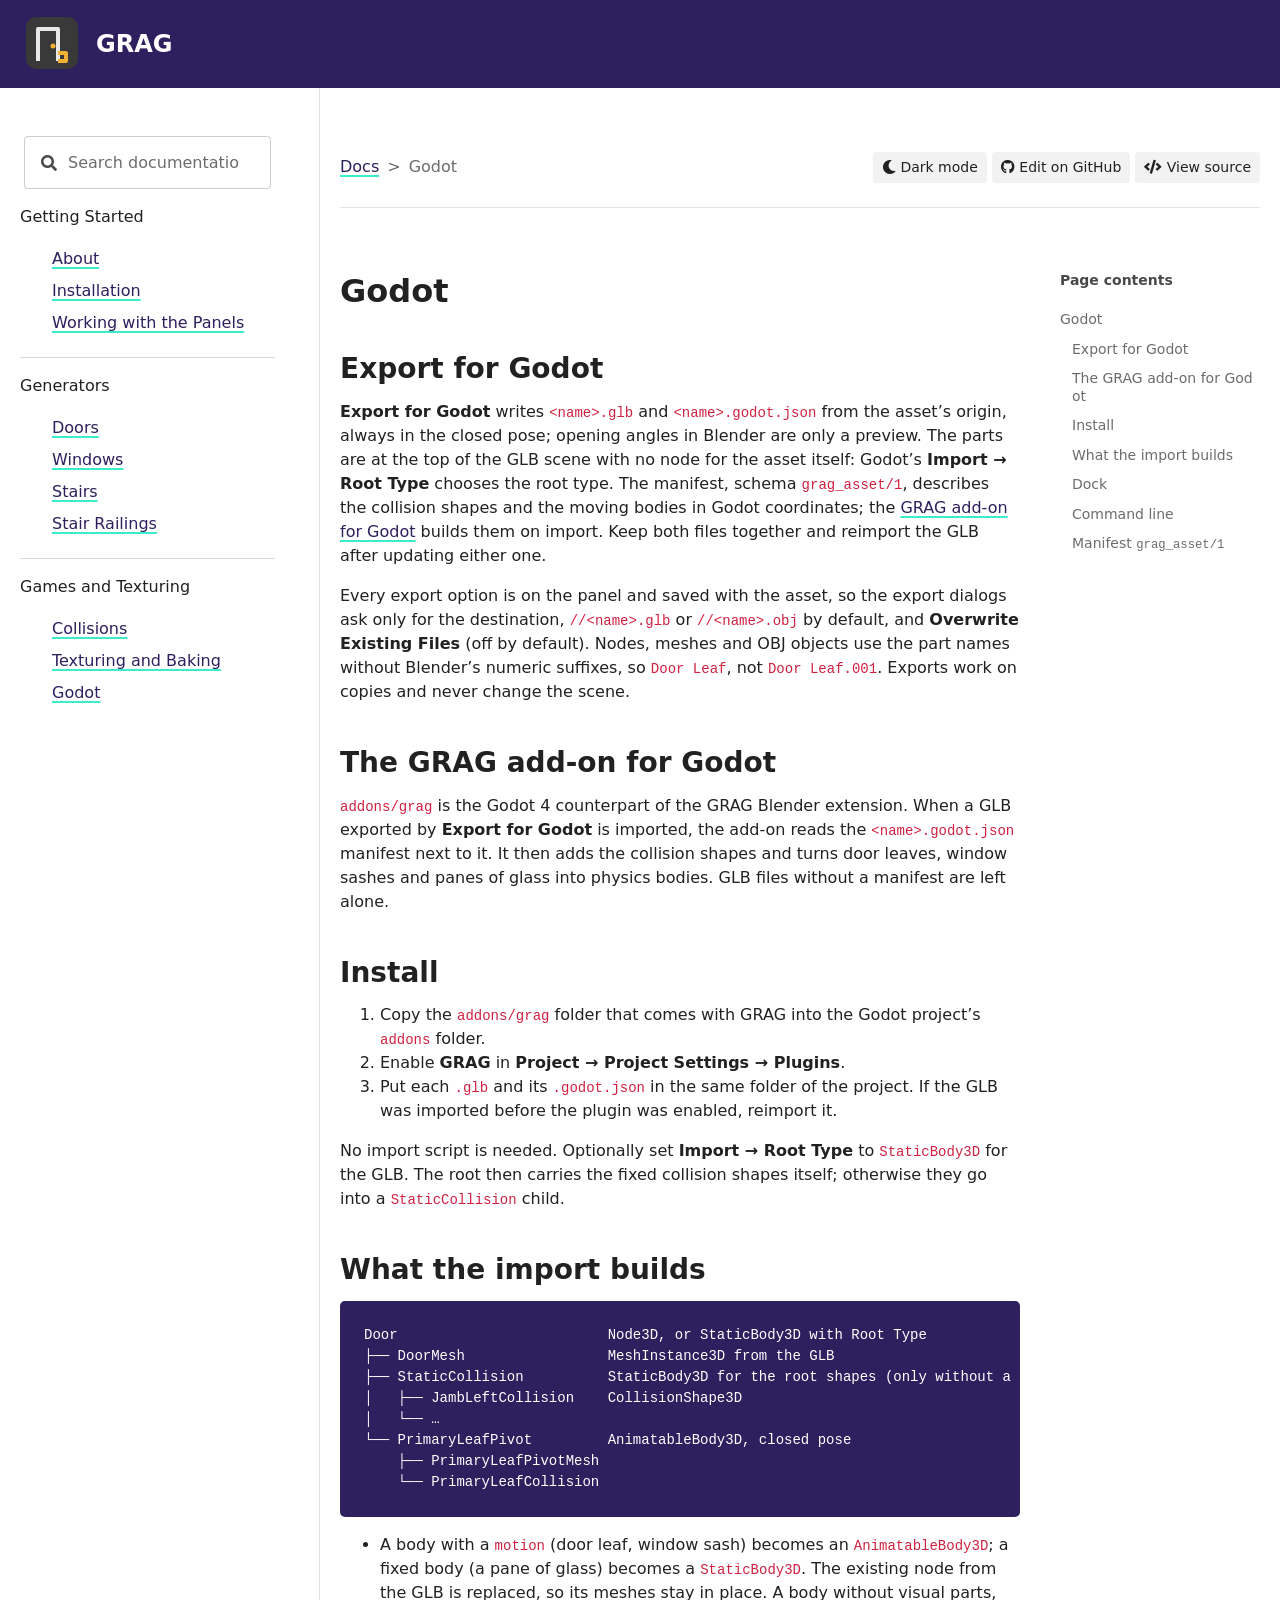
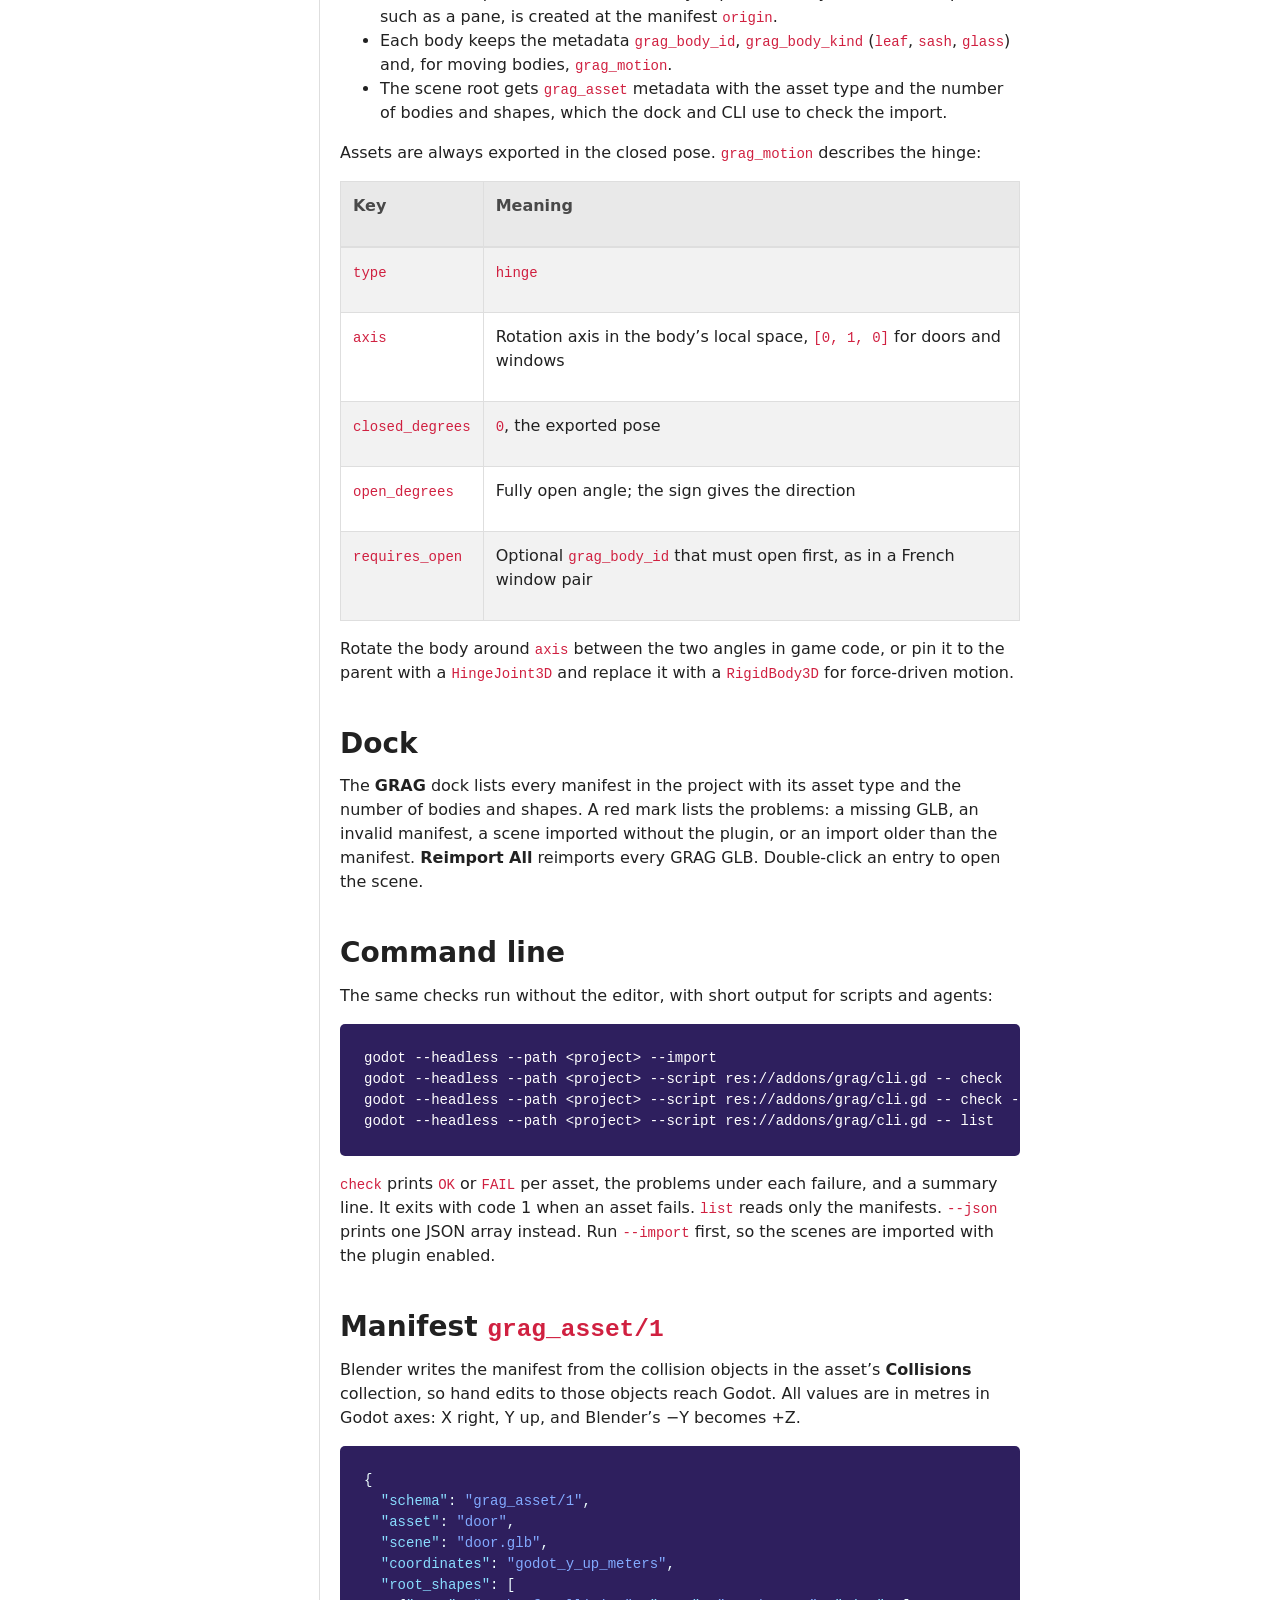
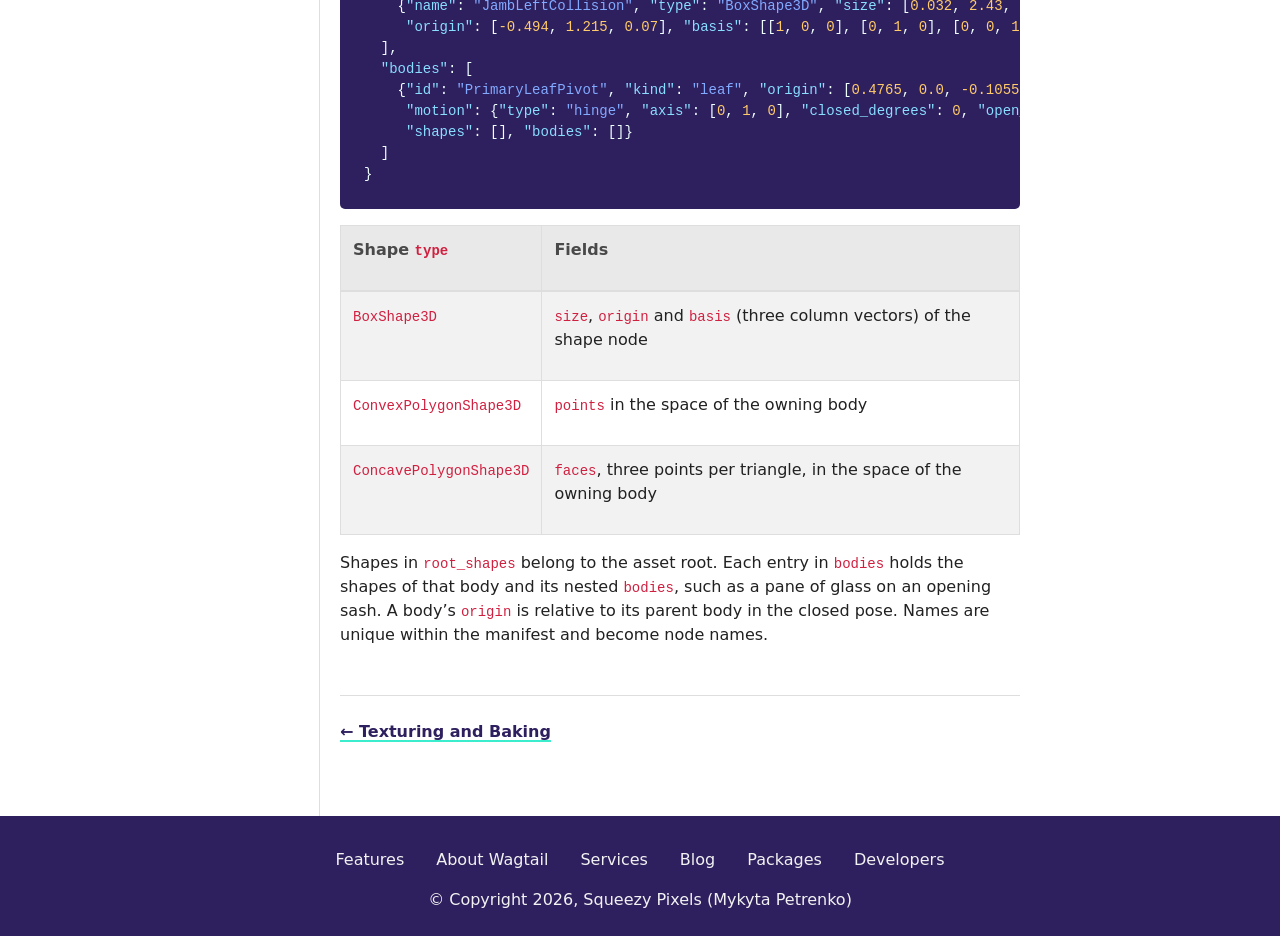
<file: godot.html>
<!DOCTYPE html>
<html class="no-js" lang="en">
<head>
    <meta charset="utf-8" />
        <meta name="viewport" content="width=device-width, initial-scale=1" />

    <meta name="viewport" content="width=device-width, initial-scale=1.0" />
    
        <title>Godot &mdash; GRAG Documentation</title>
    
    <link rel="stylesheet" type="text/css" href="_static/dist/fontawesome.css" />
      <link rel="stylesheet" type="text/css" href="_static/dist/theme.css?v=ea6a6c20" />
      <link rel="stylesheet" type="text/css" href="_static/custom.css?v=e99afcfa" />
            <link rel="author" title="About these documents" href="about.html" />
            <link rel="index" title="Index" href="genindex.html" />
            <link rel="search" title="Search" href="search.html" />
            <link rel="top" title="GRAG Documentation" href="#" />
            <link rel="prev" title="Texturing and Baking" href="texturing.html" />
    </head>
<body>
    <script type="text/javascript" src="_static/dist/blocking.js"></script>
    <header class="container-fluid bg-primary">
        <a class="btn btn-sm btn-light skip-to-content-link" href="#main">Skip to content</a>
        <div class="container-fluid">
            <div class="navbar navbar-expand-lg navbar-dark font-weight-bold">
                    <a href="https://mykytapetrenko.github.io/GRAG-docs/"
                        title="GRAG"
                        class="logo navbar-brand"
                    >
                        <img src="_static/img/grag_logo.svg" width="64" height="64" alt="GRAG"
                            class="logo-img"
                        />
                        GRAG
                    </a>
                
                
                <button class="navbar-toggler btn btn-primary d-lg-none" type="button" data-toggle="collapse" data-target="#collapseSidebar" aria-expanded="false" aria-controls="collapseExample">
                    <span class="navbar-toggler-icon"></span>
                    <span class="sr-only">menu</span>
                </button>
            </div>
        </div>
    </header>
    <div class="container-fluid">
        <div class="row">
            <aside class="col-12 col-lg-3 sidebar-container">
                <div id="collapseSidebar" class="collapse sticky-top d-lg-block pt-5 pr-lg-4">
<div id="searchbox" class="searchbox mb-6 px-1" role="search">
    <form id="search-form" action="search.html" autocomplete="off" method="get" role="search">
        <div class="input-group">
            <div class="input-group-prepend">
                <div class="input-group-text border-right-0 bg-white py-3 pl-3 pr-2"><span class="fas fa-search"></span></div>
            </div>
            <input class="form-control py-3 pr-3 pl-1 h-100 border-left-0" type="search" name="q" placeholder="Search documentation" aria-label="Search documentation" id="searchinput" />
        </div>
        <input type="hidden" name="check_keywords" value="yes" />
        <input type="hidden" name="area" value="default" />
    </form>
</div><div class="site-toc">
    <nav class="toc mt-3" aria-label="Main menu">
        <p class="caption" role="heading"><span class="caption-text">Getting Started</span></p>
<ul>
<li class="toctree-l1"><a class="reference internal" href="about.html">About</a></li>
<li class="toctree-l1"><a class="reference internal" href="install.html">Installation</a></li>
<li class="toctree-l1"><a class="reference internal" href="workflow.html">Working with the Panels</a></li>
</ul>
<p class="caption" role="heading"><span class="caption-text">Generators</span></p>
<ul>
<li class="toctree-l1"><a class="reference internal" href="doors.html">Doors</a></li>
<li class="toctree-l1"><a class="reference internal" href="windows.html">Windows</a></li>
<li class="toctree-l1"><a class="reference internal" href="stairs.html">Stairs</a></li>
<li class="toctree-l1"><a class="reference internal" href="stairs_railings.html">Stair Railings</a></li>
</ul>
<p class="caption" role="heading"><span class="caption-text">Games and Texturing</span></p>
<ul class="current">
<li class="toctree-l1"><a class="reference internal" href="collisions.html">Collisions</a></li>
<li class="toctree-l1"><a class="reference internal" href="texturing.html">Texturing and Baking</a></li>
<li class="toctree-l1 current"><a class="current reference internal" href="#">Godot</a></li>
</ul>

    </nav>
    <template data-toggle-item-template>
        <button class="btn btn-sm btn-link toctree-expand" type="button">
            <span class="sr-only">Toggle menu contents</span>
        </button>
    </template>
</div>
                    <div class="d-lg-none border-bottom">
                        
                    </div>
                </div>
            </aside>
            <div class="col-12 col-lg-9 pt-5">
                <header class="row align-items-baseline">
                    <div class="col">
                        <nav aria-label="breadcrumb">
    <ol class="breadcrumb m-0 p-0 bg-transparent">
        <li class="breadcrumb-item"><a href="index.html">Docs</a></li>
        <li class="breadcrumb-item active" aria-current="page">Godot</li>
    </ol>
</nav>
                    </div>
                    <div class="col-sm-12 col-lg-auto mt-3 mt-lg-3">
                        <noscript>
                            <p>JavaScript is required to toggle light/dark mode..</p>
                        </noscript>
                        <button id="wagtail-theme" class="btn btn-sm btn-light text-decoration-none" type="button">
                            <span class="dark-only"><i class="fas fa-sun"></i> Light mode</span>
                            <span class="light-only"><i class="fas fa-moon"></i> Dark mode</span>
                        </button>
    <a class="btn btn-sm btn-light text-decoration-none" href="https://github.com/MykytaPetrenko/GRAG-docs/tree/main/docs/godot.md" rel="nofollow">
        <span class="btn-icon"><span class="fab fa-github"></span></span>
        <span class="btn-text">Edit on GitHub</span>
    </a>
    <a class="btn btn-sm btn-light text-decoration-none" href="_sources/godot.md.txt" rel="nofollow">
        <span class="btn-icon"><span class="fas fa-code"></span></span>
        <span class="btn-text">View source</span>
    </a>
                        
                    </div>
                </header>
                <div class="row" >
                    <div class="col-12">
                        <hr class="w-100 my-4">
                    </div>
                </div>
                <div class="row">
                    <div class="col-12 col-lg-9 order-last order-lg-first rst-content">
                        <main role="main" id="main">
    <section id="godot">
<h1>Godot<a class="headerlink" href="#godot" title="Link to this heading">¶</a></h1>
<section id="export-for-godot">
<h2>Export for Godot<a class="headerlink" href="#export-for-godot" title="Link to this heading">¶</a></h2>
<p><strong>Export for Godot</strong> writes <code class="docutils literal notranslate"><span class="pre">&lt;name&gt;.glb</span></code> and <code class="docutils literal notranslate"><span class="pre">&lt;name&gt;.godot.json</span></code> from the asset’s origin, always in the closed pose; opening angles in Blender are only a preview. The parts are at the top of the GLB scene with no node for the asset itself: Godot’s <strong>Import → Root Type</strong> chooses the root type. The manifest, schema <code class="docutils literal notranslate"><span class="pre">grag_asset/1</span></code>, describes the collision shapes and the moving bodies in Godot coordinates; the <a class="reference internal" href="#the-grag-add-on-for-godot">GRAG add-on for Godot</a> builds them on import. Keep both files together and reimport the GLB after updating either one.</p>
<p>Every export option is on the panel and saved with the asset, so the export dialogs ask only for the destination, <code class="docutils literal notranslate"><span class="pre">//&lt;name&gt;.glb</span></code> or <code class="docutils literal notranslate"><span class="pre">//&lt;name&gt;.obj</span></code> by default, and <strong>Overwrite Existing Files</strong> (off by default). Nodes, meshes and OBJ objects use the part names without Blender’s numeric suffixes, so <code class="docutils literal notranslate"><span class="pre">Door</span> <span class="pre">Leaf</span></code>, not <code class="docutils literal notranslate"><span class="pre">Door</span> <span class="pre">Leaf.001</span></code>. Exports work on copies and never change the scene.</p>
</section>
<section id="the-grag-add-on-for-godot">
<h2>The GRAG add-on for Godot<a class="headerlink" href="#the-grag-add-on-for-godot" title="Link to this heading">¶</a></h2>
<p><code class="docutils literal notranslate"><span class="pre">addons/grag</span></code> is the Godot 4 counterpart of the GRAG Blender extension. When a
GLB exported by <strong>Export for Godot</strong> is imported, the add-on reads the
<code class="docutils literal notranslate"><span class="pre">&lt;name&gt;.godot.json</span></code> manifest next to it. It then adds the collision shapes and
turns door leaves, window sashes and panes of glass into physics bodies. GLB
files without a manifest are left alone.</p>
</section>
<section id="install">
<h2>Install<a class="headerlink" href="#install" title="Link to this heading">¶</a></h2>
<ol class="arabic simple">
<li><p>Copy the <code class="docutils literal notranslate"><span class="pre">addons/grag</span></code> folder that comes with GRAG into the Godot project’s <code class="docutils literal notranslate"><span class="pre">addons</span></code> folder.</p></li>
<li><p>Enable <strong>GRAG</strong> in <strong>Project → Project Settings → Plugins</strong>.</p></li>
<li><p>Put each <code class="docutils literal notranslate"><span class="pre">.glb</span></code> and its <code class="docutils literal notranslate"><span class="pre">.godot.json</span></code> in the same folder of the project. If
the GLB was imported before the plugin was enabled, reimport it.</p></li>
</ol>
<p>No import script is needed. Optionally set <strong>Import → Root Type</strong> to
<code class="docutils literal notranslate"><span class="pre">StaticBody3D</span></code> for the GLB. The root then carries the fixed collision shapes
itself; otherwise they go into a <code class="docutils literal notranslate"><span class="pre">StaticCollision</span></code> child.</p>
</section>
<section id="what-the-import-builds">
<h2>What the import builds<a class="headerlink" href="#what-the-import-builds" title="Link to this heading">¶</a></h2>
<div class="highlight-text notranslate"><div class="highlight"><pre><span></span>Door                         Node3D, or StaticBody3D with Root Type
├── DoorMesh                 MeshInstance3D from the GLB
├── StaticCollision          StaticBody3D for the root shapes (only without a body root)
│   ├── JambLeftCollision    CollisionShape3D
│   └── …
└── PrimaryLeafPivot         AnimatableBody3D, closed pose
    ├── PrimaryLeafPivotMesh
    └── PrimaryLeafCollision
</pre></div>
</div>
<ul class="simple">
<li><p>A body with a <code class="docutils literal notranslate"><span class="pre">motion</span></code> (door leaf, window sash) becomes an
<code class="docutils literal notranslate"><span class="pre">AnimatableBody3D</span></code>; a fixed body (a pane of glass) becomes a <code class="docutils literal notranslate"><span class="pre">StaticBody3D</span></code>.
The existing node from the GLB is replaced, so its meshes stay in place. A body
without visual parts, such as a pane, is created at the manifest <code class="docutils literal notranslate"><span class="pre">origin</span></code>.</p></li>
<li><p>Each body keeps the metadata <code class="docutils literal notranslate"><span class="pre">grag_body_id</span></code>, <code class="docutils literal notranslate"><span class="pre">grag_body_kind</span></code> (<code class="docutils literal notranslate"><span class="pre">leaf</span></code>,
<code class="docutils literal notranslate"><span class="pre">sash</span></code>, <code class="docutils literal notranslate"><span class="pre">glass</span></code>) and, for moving bodies, <code class="docutils literal notranslate"><span class="pre">grag_motion</span></code>.</p></li>
<li><p>The scene root gets <code class="docutils literal notranslate"><span class="pre">grag_asset</span></code> metadata with the asset type and the
number of bodies and shapes, which the dock and CLI use to check the import.</p></li>
</ul>
<p>Assets are always exported in the closed pose. <code class="docutils literal notranslate"><span class="pre">grag_motion</span></code> describes the hinge:</p>
<table class="docutils align-default">
<thead>
<tr class="row-odd"><th class="head"><p>Key</p></th>
<th class="head"><p>Meaning</p></th>
</tr>
</thead>
<tbody>
<tr class="row-even"><td><p><code class="docutils literal notranslate"><span class="pre">type</span></code></p></td>
<td><p><code class="docutils literal notranslate"><span class="pre">hinge</span></code></p></td>
</tr>
<tr class="row-odd"><td><p><code class="docutils literal notranslate"><span class="pre">axis</span></code></p></td>
<td><p>Rotation axis in the body’s local space, <code class="docutils literal notranslate"><span class="pre">[0,</span> <span class="pre">1,</span> <span class="pre">0]</span></code> for doors and windows</p></td>
</tr>
<tr class="row-even"><td><p><code class="docutils literal notranslate"><span class="pre">closed_degrees</span></code></p></td>
<td><p><code class="docutils literal notranslate"><span class="pre">0</span></code>, the exported pose</p></td>
</tr>
<tr class="row-odd"><td><p><code class="docutils literal notranslate"><span class="pre">open_degrees</span></code></p></td>
<td><p>Fully open angle; the sign gives the direction</p></td>
</tr>
<tr class="row-even"><td><p><code class="docutils literal notranslate"><span class="pre">requires_open</span></code></p></td>
<td><p>Optional <code class="docutils literal notranslate"><span class="pre">grag_body_id</span></code> that must open first, as in a French window pair</p></td>
</tr>
</tbody>
</table>
<p>Rotate the body around <code class="docutils literal notranslate"><span class="pre">axis</span></code> between the two angles in game code, or pin it to
the parent with a <code class="docutils literal notranslate"><span class="pre">HingeJoint3D</span></code> and replace it with a <code class="docutils literal notranslate"><span class="pre">RigidBody3D</span></code> for
force-driven motion.</p>
</section>
<section id="dock">
<h2>Dock<a class="headerlink" href="#dock" title="Link to this heading">¶</a></h2>
<p>The <strong>GRAG</strong> dock lists every manifest in the project with its asset type and
the number of bodies and shapes. A red mark lists the problems: a missing GLB, an
invalid manifest, a scene imported without the plugin, or an import older than
the manifest. <strong>Reimport All</strong> reimports every GRAG GLB. Double-click an entry to
open the scene.</p>
</section>
<section id="command-line">
<h2>Command line<a class="headerlink" href="#command-line" title="Link to this heading">¶</a></h2>
<p>The same checks run without the editor, with short output for scripts and agents:</p>
<div class="highlight-text notranslate"><div class="highlight"><pre><span></span>godot --headless --path &lt;project&gt; --import
godot --headless --path &lt;project&gt; --script res://addons/grag/cli.gd -- check
godot --headless --path &lt;project&gt; --script res://addons/grag/cli.gd -- check --json res://doors/door.glb
godot --headless --path &lt;project&gt; --script res://addons/grag/cli.gd -- list
</pre></div>
</div>
<p><code class="docutils literal notranslate"><span class="pre">check</span></code> prints <code class="docutils literal notranslate"><span class="pre">OK</span></code> or <code class="docutils literal notranslate"><span class="pre">FAIL</span></code> per asset, the problems under each failure, and a
summary line. It exits with code 1 when an asset fails. <code class="docutils literal notranslate"><span class="pre">list</span></code> reads only the
manifests. <code class="docutils literal notranslate"><span class="pre">--json</span></code> prints one JSON array instead. Run <code class="docutils literal notranslate"><span class="pre">--import</span></code> first, so the
scenes are imported with the plugin enabled.</p>
</section>
<section id="manifest-grag-asset-1">
<h2>Manifest <code class="docutils literal notranslate"><span class="pre">grag_asset/1</span></code><a class="headerlink" href="#manifest-grag-asset-1" title="Link to this heading">¶</a></h2>
<p>Blender writes the manifest from the collision objects in the asset’s
<strong>Collisions</strong> collection, so hand edits to those objects reach Godot. All values
are in metres in Godot axes: X right, Y up, and Blender’s −Y becomes +Z.</p>
<div class="highlight-json notranslate"><div class="highlight"><pre><span></span><span class="p">{</span>
<span class="w">  </span><span class="nt">"schema"</span><span class="p">:</span><span class="w"> </span><span class="s2">"grag_asset/1"</span><span class="p">,</span>
<span class="w">  </span><span class="nt">"asset"</span><span class="p">:</span><span class="w"> </span><span class="s2">"door"</span><span class="p">,</span>
<span class="w">  </span><span class="nt">"scene"</span><span class="p">:</span><span class="w"> </span><span class="s2">"door.glb"</span><span class="p">,</span>
<span class="w">  </span><span class="nt">"coordinates"</span><span class="p">:</span><span class="w"> </span><span class="s2">"godot_y_up_meters"</span><span class="p">,</span>
<span class="w">  </span><span class="nt">"root_shapes"</span><span class="p">:</span><span class="w"> </span><span class="p">[</span>
<span class="w">    </span><span class="p">{</span><span class="nt">"name"</span><span class="p">:</span><span class="w"> </span><span class="s2">"JambLeftCollision"</span><span class="p">,</span><span class="w"> </span><span class="nt">"type"</span><span class="p">:</span><span class="w"> </span><span class="s2">"BoxShape3D"</span><span class="p">,</span><span class="w"> </span><span class="nt">"size"</span><span class="p">:</span><span class="w"> </span><span class="p">[</span><span class="mf">0.032</span><span class="p">,</span><span class="w"> </span><span class="mf">2.43</span><span class="p">,</span><span class="w"> </span><span class="mf">0.34</span><span class="p">],</span>
<span class="w">     </span><span class="nt">"origin"</span><span class="p">:</span><span class="w"> </span><span class="p">[</span><span class="mf">-0.494</span><span class="p">,</span><span class="w"> </span><span class="mf">1.215</span><span class="p">,</span><span class="w"> </span><span class="mf">0.07</span><span class="p">],</span><span class="w"> </span><span class="nt">"basis"</span><span class="p">:</span><span class="w"> </span><span class="p">[[</span><span class="mi">1</span><span class="p">,</span><span class="w"> </span><span class="mi">0</span><span class="p">,</span><span class="w"> </span><span class="mi">0</span><span class="p">],</span><span class="w"> </span><span class="p">[</span><span class="mi">0</span><span class="p">,</span><span class="w"> </span><span class="mi">1</span><span class="p">,</span><span class="w"> </span><span class="mi">0</span><span class="p">],</span><span class="w"> </span><span class="p">[</span><span class="mi">0</span><span class="p">,</span><span class="w"> </span><span class="mi">0</span><span class="p">,</span><span class="w"> </span><span class="mi">1</span><span class="p">]]}</span>
<span class="w">  </span><span class="p">],</span>
<span class="w">  </span><span class="nt">"bodies"</span><span class="p">:</span><span class="w"> </span><span class="p">[</span>
<span class="w">    </span><span class="p">{</span><span class="nt">"id"</span><span class="p">:</span><span class="w"> </span><span class="s2">"PrimaryLeafPivot"</span><span class="p">,</span><span class="w"> </span><span class="nt">"kind"</span><span class="p">:</span><span class="w"> </span><span class="s2">"leaf"</span><span class="p">,</span><span class="w"> </span><span class="nt">"origin"</span><span class="p">:</span><span class="w"> </span><span class="p">[</span><span class="mf">0.4765</span><span class="p">,</span><span class="w"> </span><span class="mf">0.0</span><span class="p">,</span><span class="w"> </span><span class="mf">-0.1055</span><span class="p">],</span>
<span class="w">     </span><span class="nt">"motion"</span><span class="p">:</span><span class="w"> </span><span class="p">{</span><span class="nt">"type"</span><span class="p">:</span><span class="w"> </span><span class="s2">"hinge"</span><span class="p">,</span><span class="w"> </span><span class="nt">"axis"</span><span class="p">:</span><span class="w"> </span><span class="p">[</span><span class="mi">0</span><span class="p">,</span><span class="w"> </span><span class="mi">1</span><span class="p">,</span><span class="w"> </span><span class="mi">0</span><span class="p">],</span><span class="w"> </span><span class="nt">"closed_degrees"</span><span class="p">:</span><span class="w"> </span><span class="mi">0</span><span class="p">,</span><span class="w"> </span><span class="nt">"open_degrees"</span><span class="p">:</span><span class="w"> </span><span class="mi">-90</span><span class="p">},</span>
<span class="w">     </span><span class="nt">"shapes"</span><span class="p">:</span><span class="w"> </span><span class="p">[],</span><span class="w"> </span><span class="nt">"bodies"</span><span class="p">:</span><span class="w"> </span><span class="p">[]}</span>
<span class="w">  </span><span class="p">]</span>
<span class="p">}</span>
</pre></div>
</div>
<table class="docutils align-default">
<thead>
<tr class="row-odd"><th class="head"><p>Shape <code class="docutils literal notranslate"><span class="pre">type</span></code></p></th>
<th class="head"><p>Fields</p></th>
</tr>
</thead>
<tbody>
<tr class="row-even"><td><p><code class="docutils literal notranslate"><span class="pre">BoxShape3D</span></code></p></td>
<td><p><code class="docutils literal notranslate"><span class="pre">size</span></code>, <code class="docutils literal notranslate"><span class="pre">origin</span></code> and <code class="docutils literal notranslate"><span class="pre">basis</span></code> (three column vectors) of the shape node</p></td>
</tr>
<tr class="row-odd"><td><p><code class="docutils literal notranslate"><span class="pre">ConvexPolygonShape3D</span></code></p></td>
<td><p><code class="docutils literal notranslate"><span class="pre">points</span></code> in the space of the owning body</p></td>
</tr>
<tr class="row-even"><td><p><code class="docutils literal notranslate"><span class="pre">ConcavePolygonShape3D</span></code></p></td>
<td><p><code class="docutils literal notranslate"><span class="pre">faces</span></code>, three points per triangle, in the space of the owning body</p></td>
</tr>
</tbody>
</table>
<p>Shapes in <code class="docutils literal notranslate"><span class="pre">root_shapes</span></code> belong to the asset root. Each entry in <code class="docutils literal notranslate"><span class="pre">bodies</span></code> holds the
shapes of that body and its nested <code class="docutils literal notranslate"><span class="pre">bodies</span></code>, such as a pane of glass on an opening
sash. A body’s <code class="docutils literal notranslate"><span class="pre">origin</span></code> is relative to its parent body in the closed pose. Names
are unique within the manifest and become node names.</p>
</section>
</section>

</main>
                        <nav aria-label="Page navigation" class="py-4 my-5 clearfix font-weight-bold border-top">
    <a class="float-left" href="texturing.html" title="Previous">
        <span aria-hidden="true">←&nbsp;</span>Texturing and Baking
    </a>
</nav>
                    </div>
                    
                    <nav class="col-12 col-lg-3 pb-4">
                        <div class="sticky-top toc page-toc" aria-labelledby="page-toc-heading">
                            <p class="font-weight-bold" id="page-toc-heading">Page contents</p>
                            <ul>
<li><a class="reference internal" href="#">Godot</a><ul>
<li><a class="reference internal" href="#export-for-godot">Export for Godot</a></li>
<li><a class="reference internal" href="#the-grag-add-on-for-godot">The GRAG add-on for Godot</a></li>
<li><a class="reference internal" href="#install">Install</a></li>
<li><a class="reference internal" href="#what-the-import-builds">What the import builds</a></li>
<li><a class="reference internal" href="#dock">Dock</a></li>
<li><a class="reference internal" href="#command-line">Command line</a></li>
<li><a class="reference internal" href="#manifest-grag-asset-1">Manifest <code class="docutils literal notranslate"><span class="pre">grag_asset/1</span></code></a></li>
</ul>
</li>
</ul>

                        </div>
                    </nav>
                    
                </div>
            </div>
        </div>
    </div>
    <footer class="container-fluid bg-primary text-light">
        <div class="container">
            <div class="row">
        <div class="col p-4">
            
                <nav aria-label="Footer">
                    <ul class="nav justify-content-center mb-2">
                        
                            
                            
                            <li class="nav-item"><a class="nav-link text-light"  href="https://wagtail.org/features/">Features</a></li>
                        
                            
                            
                            <li class="nav-item"><a class="nav-link text-light"  href="https://wagtail.org/about-wagtail/"> About Wagtail</a></li>
                        
                            
                            
                            <li class="nav-item"><a class="nav-link text-light"  href="https://wagtail.org/services/"> Services</a></li>
                        
                            
                            
                            <li class="nav-item"><a class="nav-link text-light"  href="https://wagtail.org/blog/"> Blog</a></li>
                        
                            
                            
                            <li class="nav-item"><a class="nav-link text-light"  href="https://wagtail.org/packages/"> Packages</a></li>
                        
                            
                            
                            <li class="nav-item"><a class="nav-link text-light"  href="https://wagtail.org/developers/"> Developers</a></li>
                        
                    </ul>
                </nav>
            
            <div class="text-center">
                <p style="display: none">
                    <a class="text-light" href="https://github.com/wagtail/sphinx_wagtail_theme" rel="nofollow" target="_blank">
                        Wagtail Sphinx Theme 6.3.0
                    </a>
                </p>
            </div>
            <div class="text-center">
                    &copy; Copyright 2026, Squeezy Pixels (Mykyta Petrenko)
            </div>
        </div>
    </div>
        </div>
    </footer>
        <script src="_static/documentation_options.js?v=39bb1c6d"></script>
        <script src="_static/doctools.js?v=9a2dae69"></script>
        <script src="_static/sphinx_highlight.js?v=dc90522c"></script>
        <script type="text/javascript" src="_static/dist/theme.js"></script>
        <script type="text/javascript" src="_static/dist/vendor.js"></script>
        <script type="text/javascript" src="_static/searchtools.js"></script>
        <script type="text/javascript" src="_static/language_data.js"></script>
        <script type="text/javascript">
            document.addEventListener('DOMContentLoaded', function() { Search.loadIndex("searchindex.js"); });
        </script>
        <script type="text/javascript" id="searchindexloader"></script>
    </body>
</html>
</file>
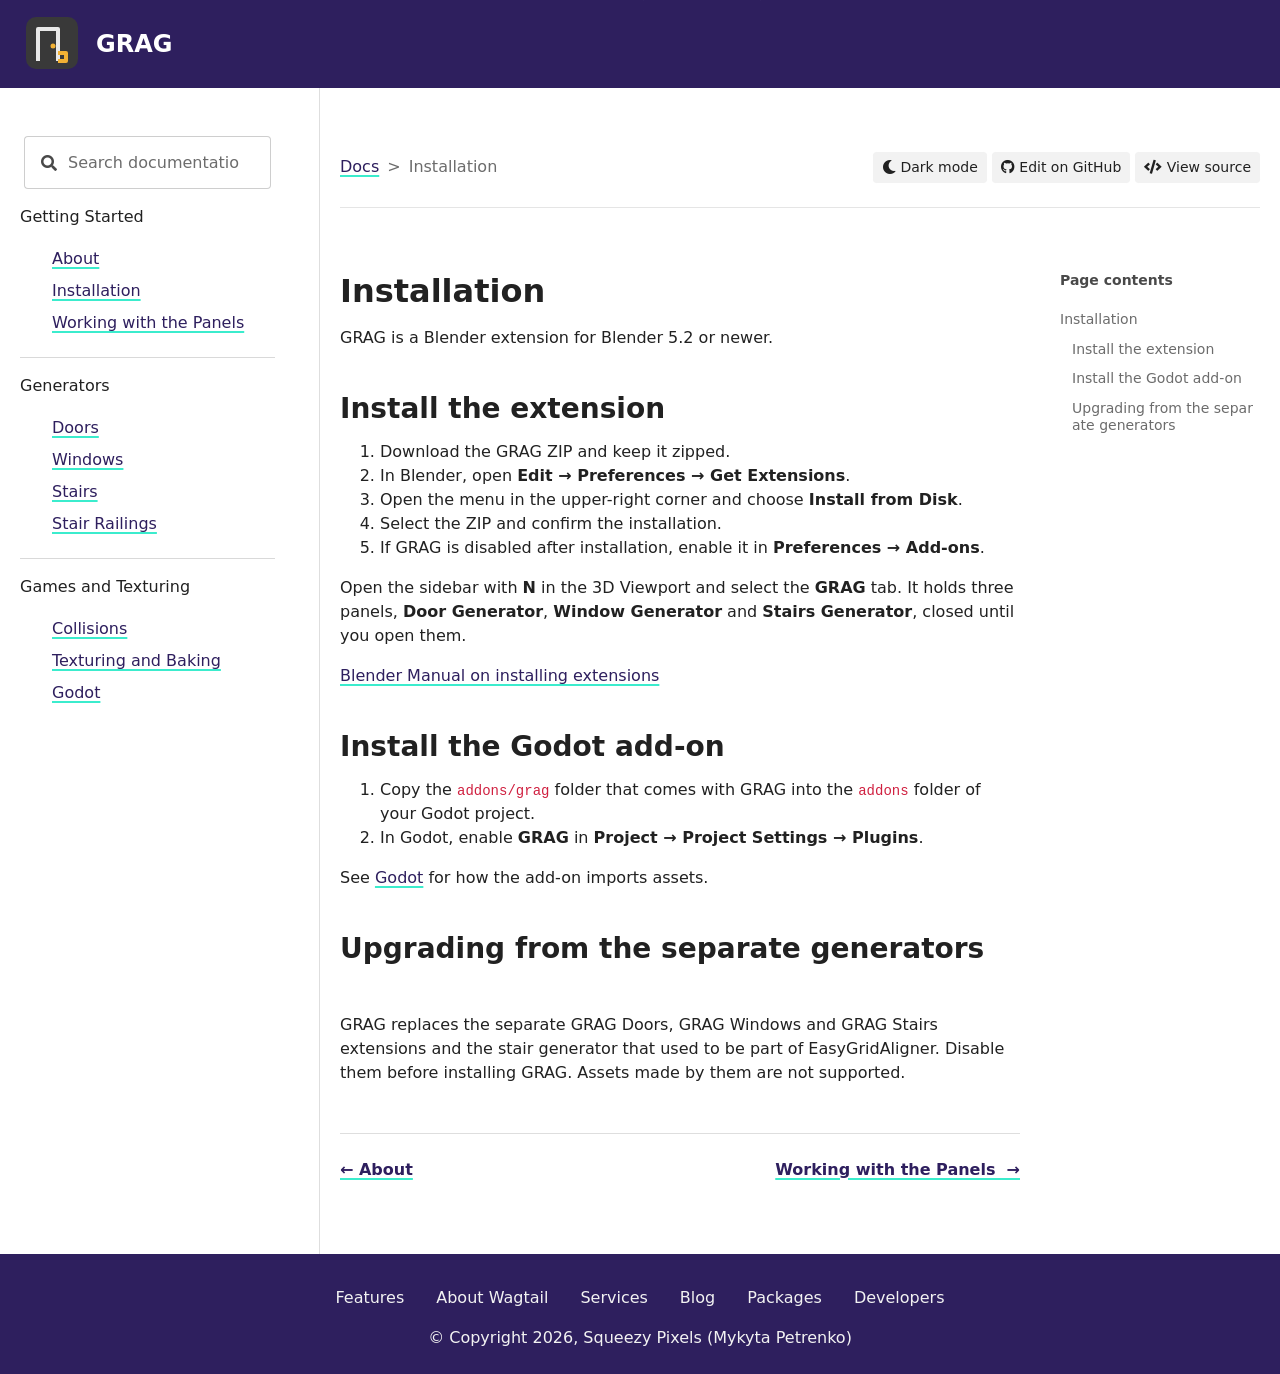
<file: install.html>
<!DOCTYPE html>
<html class="no-js" lang="en">
<head>
    <meta charset="utf-8" />
        <meta name="viewport" content="width=device-width, initial-scale=1" />

    <meta name="viewport" content="width=device-width, initial-scale=1.0" />
    
        <title>Installation &mdash; GRAG Documentation</title>
    
    <link rel="stylesheet" type="text/css" href="_static/dist/fontawesome.css" />
      <link rel="stylesheet" type="text/css" href="_static/dist/theme.css?v=ea6a6c20" />
      <link rel="stylesheet" type="text/css" href="_static/custom.css?v=e99afcfa" />
            <link rel="author" title="About these documents" href="about.html" />
            <link rel="index" title="Index" href="genindex.html" />
            <link rel="search" title="Search" href="search.html" />
            <link rel="top" title="GRAG Documentation" href="#" />
            <link rel="next" title="Working with the Panels" href="workflow.html" />
            <link rel="prev" title="About" href="about.html" />
    </head>
<body>
    <script type="text/javascript" src="_static/dist/blocking.js"></script>
    <header class="container-fluid bg-primary">
        <a class="btn btn-sm btn-light skip-to-content-link" href="#main">Skip to content</a>
        <div class="container-fluid">
            <div class="navbar navbar-expand-lg navbar-dark font-weight-bold">
                    <a href="https://mykytapetrenko.github.io/GRAG-docs/"
                        title="GRAG"
                        class="logo navbar-brand"
                    >
                        <img src="_static/img/grag_logo.svg" width="64" height="64" alt="GRAG"
                            class="logo-img"
                        />
                        GRAG
                    </a>
                
                
                <button class="navbar-toggler btn btn-primary d-lg-none" type="button" data-toggle="collapse" data-target="#collapseSidebar" aria-expanded="false" aria-controls="collapseExample">
                    <span class="navbar-toggler-icon"></span>
                    <span class="sr-only">menu</span>
                </button>
            </div>
        </div>
    </header>
    <div class="container-fluid">
        <div class="row">
            <aside class="col-12 col-lg-3 sidebar-container">
                <div id="collapseSidebar" class="collapse sticky-top d-lg-block pt-5 pr-lg-4">
<div id="searchbox" class="searchbox mb-6 px-1" role="search">
    <form id="search-form" action="search.html" autocomplete="off" method="get" role="search">
        <div class="input-group">
            <div class="input-group-prepend">
                <div class="input-group-text border-right-0 bg-white py-3 pl-3 pr-2"><span class="fas fa-search"></span></div>
            </div>
            <input class="form-control py-3 pr-3 pl-1 h-100 border-left-0" type="search" name="q" placeholder="Search documentation" aria-label="Search documentation" id="searchinput" />
        </div>
        <input type="hidden" name="check_keywords" value="yes" />
        <input type="hidden" name="area" value="default" />
    </form>
</div><div class="site-toc">
    <nav class="toc mt-3" aria-label="Main menu">
        <p class="caption" role="heading"><span class="caption-text">Getting Started</span></p>
<ul class="current">
<li class="toctree-l1"><a class="reference internal" href="about.html">About</a></li>
<li class="toctree-l1 current"><a class="current reference internal" href="#">Installation</a></li>
<li class="toctree-l1"><a class="reference internal" href="workflow.html">Working with the Panels</a></li>
</ul>
<p class="caption" role="heading"><span class="caption-text">Generators</span></p>
<ul>
<li class="toctree-l1"><a class="reference internal" href="doors.html">Doors</a></li>
<li class="toctree-l1"><a class="reference internal" href="windows.html">Windows</a></li>
<li class="toctree-l1"><a class="reference internal" href="stairs.html">Stairs</a></li>
<li class="toctree-l1"><a class="reference internal" href="stairs_railings.html">Stair Railings</a></li>
</ul>
<p class="caption" role="heading"><span class="caption-text">Games and Texturing</span></p>
<ul>
<li class="toctree-l1"><a class="reference internal" href="collisions.html">Collisions</a></li>
<li class="toctree-l1"><a class="reference internal" href="texturing.html">Texturing and Baking</a></li>
<li class="toctree-l1"><a class="reference internal" href="godot.html">Godot</a></li>
</ul>

    </nav>
    <template data-toggle-item-template>
        <button class="btn btn-sm btn-link toctree-expand" type="button">
            <span class="sr-only">Toggle menu contents</span>
        </button>
    </template>
</div>
                    <div class="d-lg-none border-bottom">
                        
                    </div>
                </div>
            </aside>
            <div class="col-12 col-lg-9 pt-5">
                <header class="row align-items-baseline">
                    <div class="col">
                        <nav aria-label="breadcrumb">
    <ol class="breadcrumb m-0 p-0 bg-transparent">
        <li class="breadcrumb-item"><a href="index.html">Docs</a></li>
        <li class="breadcrumb-item active" aria-current="page">Installation</li>
    </ol>
</nav>
                    </div>
                    <div class="col-sm-12 col-lg-auto mt-3 mt-lg-3">
                        <noscript>
                            <p>JavaScript is required to toggle light/dark mode..</p>
                        </noscript>
                        <button id="wagtail-theme" class="btn btn-sm btn-light text-decoration-none" type="button">
                            <span class="dark-only"><i class="fas fa-sun"></i> Light mode</span>
                            <span class="light-only"><i class="fas fa-moon"></i> Dark mode</span>
                        </button>
    <a class="btn btn-sm btn-light text-decoration-none" href="https://github.com/MykytaPetrenko/GRAG-docs/tree/main/docs/install.md" rel="nofollow">
        <span class="btn-icon"><span class="fab fa-github"></span></span>
        <span class="btn-text">Edit on GitHub</span>
    </a>
    <a class="btn btn-sm btn-light text-decoration-none" href="_sources/install.md.txt" rel="nofollow">
        <span class="btn-icon"><span class="fas fa-code"></span></span>
        <span class="btn-text">View source</span>
    </a>
                        
                    </div>
                </header>
                <div class="row" >
                    <div class="col-12">
                        <hr class="w-100 my-4">
                    </div>
                </div>
                <div class="row">
                    <div class="col-12 col-lg-9 order-last order-lg-first rst-content">
                        <main role="main" id="main">
    <section id="installation">
<h1>Installation<a class="headerlink" href="#installation" title="Link to this heading">¶</a></h1>
<p>GRAG is a Blender extension for Blender 5.2 or newer.</p>
<section id="install-the-extension">
<h2>Install the extension<a class="headerlink" href="#install-the-extension" title="Link to this heading">¶</a></h2>
<ol class="arabic simple">
<li><p>Download the GRAG ZIP and keep it zipped.</p></li>
<li><p>In Blender, open <strong>Edit → Preferences → Get Extensions</strong>.</p></li>
<li><p>Open the menu in the upper-right corner and choose <strong>Install from Disk</strong>.</p></li>
<li><p>Select the ZIP and confirm the installation.</p></li>
<li><p>If GRAG is disabled after installation, enable it in <strong>Preferences → Add-ons</strong>.</p></li>
</ol>
<p>Open the sidebar with <strong>N</strong> in the 3D Viewport and select the <strong>GRAG</strong> tab. It holds three panels, <strong>Door Generator</strong>, <strong>Window Generator</strong> and <strong>Stairs Generator</strong>, closed until you open them.</p>
<p><a class="reference external" href="https://docs.blender.org/manual/en/latest/editors/preferences/extensions.html#installing-extensions">Blender Manual on installing extensions</a></p>
</section>
<section id="install-the-godot-add-on">
<h2>Install the Godot add-on<a class="headerlink" href="#install-the-godot-add-on" title="Link to this heading">¶</a></h2>
<ol class="arabic simple">
<li><p>Copy the <code class="docutils literal notranslate"><span class="pre">addons/grag</span></code> folder that comes with GRAG into the <code class="docutils literal notranslate"><span class="pre">addons</span></code> folder of your Godot project.</p></li>
<li><p>In Godot, enable <strong>GRAG</strong> in <strong>Project → Project Settings → Plugins</strong>.</p></li>
</ol>
<p>See <a class="reference internal" href="godot.html"><span class="std std-doc">Godot</span></a> for how the add-on imports assets.</p>
</section>
<section id="upgrading-from-the-separate-generators">
<h2>Upgrading from the separate generators<a class="headerlink" href="#upgrading-from-the-separate-generators" title="Link to this heading">¶</a></h2>
<p>GRAG replaces the separate GRAG Doors, GRAG Windows and GRAG Stairs extensions and the stair generator that used to be part of EasyGridAligner. Disable them before installing GRAG. Assets made by them are not supported.</p>
</section>
</section>

</main>
                        <nav aria-label="Page navigation" class="py-4 my-5 clearfix font-weight-bold border-top">
    <a class="float-left" href="about.html" title="Previous">
        <span aria-hidden="true">←&nbsp;</span>About
    </a>
    <a class="float-right" href="workflow.html" title="Next">
        Working with the Panels <span aria-hidden="true">&nbsp;→</span>
    </a>
</nav>
                    </div>
                    
                    <nav class="col-12 col-lg-3 pb-4">
                        <div class="sticky-top toc page-toc" aria-labelledby="page-toc-heading">
                            <p class="font-weight-bold" id="page-toc-heading">Page contents</p>
                            <ul>
<li><a class="reference internal" href="#">Installation</a><ul>
<li><a class="reference internal" href="#install-the-extension">Install the extension</a></li>
<li><a class="reference internal" href="#install-the-godot-add-on">Install the Godot add-on</a></li>
<li><a class="reference internal" href="#upgrading-from-the-separate-generators">Upgrading from the separate generators</a></li>
</ul>
</li>
</ul>

                        </div>
                    </nav>
                    
                </div>
            </div>
        </div>
    </div>
    <footer class="container-fluid bg-primary text-light">
        <div class="container">
            <div class="row">
        <div class="col p-4">
            
                <nav aria-label="Footer">
                    <ul class="nav justify-content-center mb-2">
                        
                            
                            
                            <li class="nav-item"><a class="nav-link text-light"  href="https://wagtail.org/features/">Features</a></li>
                        
                            
                            
                            <li class="nav-item"><a class="nav-link text-light"  href="https://wagtail.org/about-wagtail/"> About Wagtail</a></li>
                        
                            
                            
                            <li class="nav-item"><a class="nav-link text-light"  href="https://wagtail.org/services/"> Services</a></li>
                        
                            
                            
                            <li class="nav-item"><a class="nav-link text-light"  href="https://wagtail.org/blog/"> Blog</a></li>
                        
                            
                            
                            <li class="nav-item"><a class="nav-link text-light"  href="https://wagtail.org/packages/"> Packages</a></li>
                        
                            
                            
                            <li class="nav-item"><a class="nav-link text-light"  href="https://wagtail.org/developers/"> Developers</a></li>
                        
                    </ul>
                </nav>
            
            <div class="text-center">
                <p style="display: none">
                    <a class="text-light" href="https://github.com/wagtail/sphinx_wagtail_theme" rel="nofollow" target="_blank">
                        Wagtail Sphinx Theme 6.3.0
                    </a>
                </p>
            </div>
            <div class="text-center">
                    &copy; Copyright 2026, Squeezy Pixels (Mykyta Petrenko)
            </div>
        </div>
    </div>
        </div>
    </footer>
        <script src="_static/documentation_options.js?v=39bb1c6d"></script>
        <script src="_static/doctools.js?v=9a2dae69"></script>
        <script src="_static/sphinx_highlight.js?v=dc90522c"></script>
        <script type="text/javascript" src="_static/dist/theme.js"></script>
        <script type="text/javascript" src="_static/dist/vendor.js"></script>
        <script type="text/javascript" src="_static/searchtools.js"></script>
        <script type="text/javascript" src="_static/language_data.js"></script>
        <script type="text/javascript">
            document.addEventListener('DOMContentLoaded', function() { Search.loadIndex("searchindex.js"); });
        </script>
        <script type="text/javascript" id="searchindexloader"></script>
    </body>
</html>
</file>
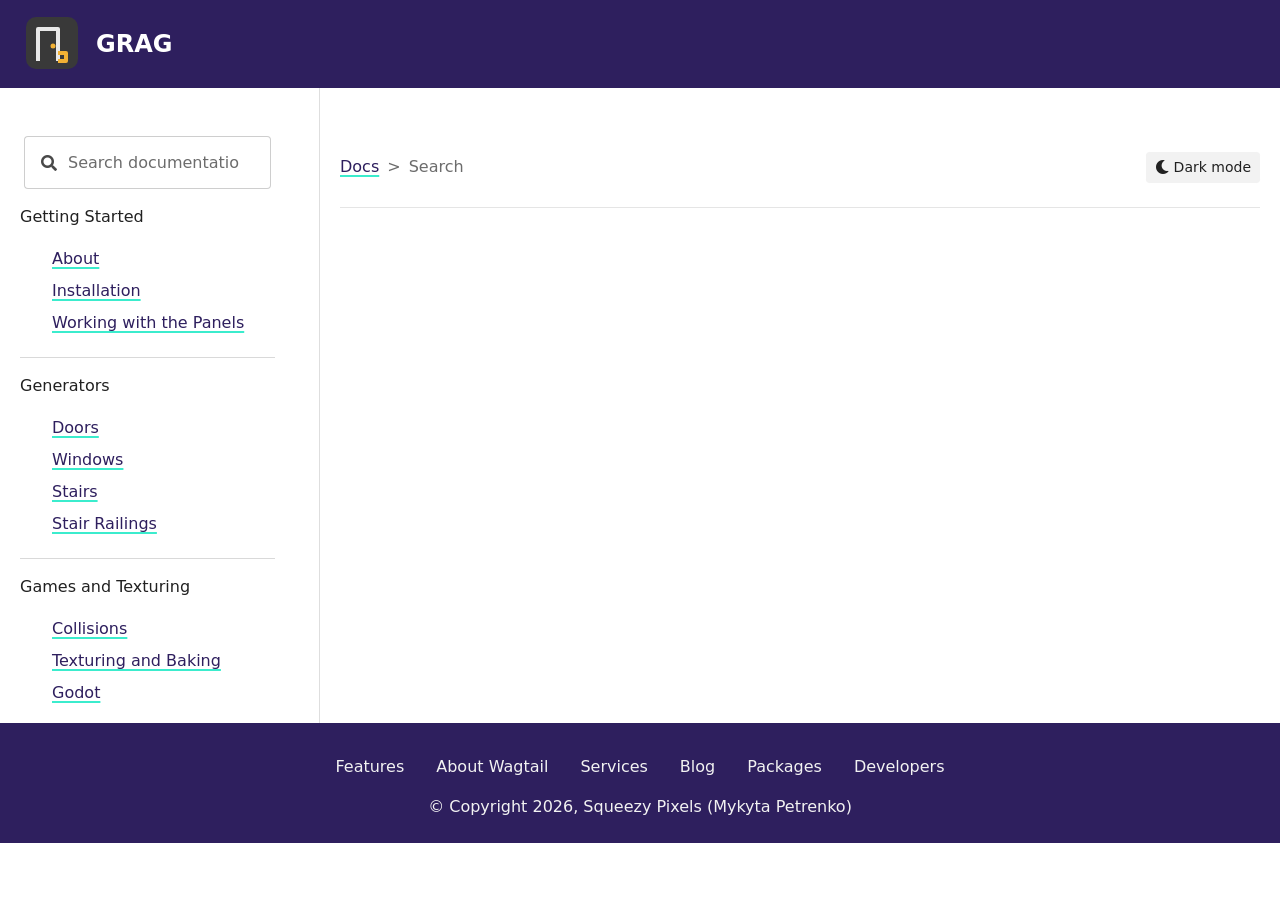
<file: search.html>
<!DOCTYPE html>
<html class="no-js" lang="en">
<head>
    <meta charset="utf-8" />
    <meta name="viewport" content="width=device-width, initial-scale=1.0" />
    
        <title>Search &mdash; GRAG Documentation</title>
    
    <link rel="stylesheet" type="text/css" href="_static/dist/fontawesome.css" />
      <link rel="stylesheet" type="text/css" href="_static/dist/theme.css?v=ea6a6c20" />
      <link rel="stylesheet" type="text/css" href="_static/custom.css?v=e99afcfa" />
            <link rel="author" title="About these documents" href="about.html" />
            <link rel="index" title="Index" href="genindex.html" />
            <link rel="search" title="Search" href="#" />
            <link rel="top" title="GRAG Documentation" href="#" />
    </head>
<body>
    <script type="text/javascript" src="_static/dist/blocking.js"></script>
    <header class="container-fluid bg-primary">
        <a class="btn btn-sm btn-light skip-to-content-link" href="#main">Skip to content</a>
        <div class="container-fluid">
            <div class="navbar navbar-expand-lg navbar-dark font-weight-bold">
                    <a href="https://mykytapetrenko.github.io/GRAG-docs/"
                        title="GRAG"
                        class="logo navbar-brand"
                    >
                        <img src="_static/img/grag_logo.svg" width="64" height="64" alt="GRAG"
                            class="logo-img"
                        />
                        GRAG
                    </a>
                
                
                <button class="navbar-toggler btn btn-primary d-lg-none" type="button" data-toggle="collapse" data-target="#collapseSidebar" aria-expanded="false" aria-controls="collapseExample">
                    <span class="navbar-toggler-icon"></span>
                    <span class="sr-only">menu</span>
                </button>
            </div>
        </div>
    </header>
    <div class="container-fluid">
        <div class="row">
            <aside class="col-12 col-lg-3 sidebar-container">
                <div id="collapseSidebar" class="collapse sticky-top d-lg-block pt-5 pr-lg-4">
<div id="searchbox" class="searchbox mb-6 px-1" role="search">
    <form id="search-form" action="#" autocomplete="off" method="get" role="search">
        <div class="input-group">
            <div class="input-group-prepend">
                <div class="input-group-text border-right-0 bg-white py-3 pl-3 pr-2"><span class="fas fa-search"></span></div>
            </div>
            <input class="form-control py-3 pr-3 pl-1 h-100 border-left-0" type="search" name="q" placeholder="Search documentation" aria-label="Search documentation" id="searchinput" />
        </div>
        <input type="hidden" name="check_keywords" value="yes" />
        <input type="hidden" name="area" value="default" />
    </form>
</div><div class="site-toc">
    <nav class="toc mt-3" aria-label="Main menu">
        <p class="caption" role="heading"><span class="caption-text">Getting Started</span></p>
<ul>
<li class="toctree-l1"><a class="reference internal" href="about.html">About</a></li>
<li class="toctree-l1"><a class="reference internal" href="install.html">Installation</a></li>
<li class="toctree-l1"><a class="reference internal" href="workflow.html">Working with the Panels</a></li>
</ul>
<p class="caption" role="heading"><span class="caption-text">Generators</span></p>
<ul>
<li class="toctree-l1"><a class="reference internal" href="doors.html">Doors</a></li>
<li class="toctree-l1"><a class="reference internal" href="windows.html">Windows</a></li>
<li class="toctree-l1"><a class="reference internal" href="stairs.html">Stairs</a></li>
<li class="toctree-l1"><a class="reference internal" href="stairs_railings.html">Stair Railings</a></li>
</ul>
<p class="caption" role="heading"><span class="caption-text">Games and Texturing</span></p>
<ul>
<li class="toctree-l1"><a class="reference internal" href="collisions.html">Collisions</a></li>
<li class="toctree-l1"><a class="reference internal" href="texturing.html">Texturing and Baking</a></li>
<li class="toctree-l1"><a class="reference internal" href="godot.html">Godot</a></li>
</ul>

    </nav>
    <template data-toggle-item-template>
        <button class="btn btn-sm btn-link toctree-expand" type="button">
            <span class="sr-only">Toggle menu contents</span>
        </button>
    </template>
</div>
                    <div class="d-lg-none border-bottom">
                        
                    </div>
                </div>
            </aside>
            <div class="col-12 col-lg-9 pt-5">
                <header class="row align-items-baseline">
                    <div class="col">
                        <nav aria-label="breadcrumb">
    <ol class="breadcrumb m-0 p-0 bg-transparent">
        <li class="breadcrumb-item"><a href="index.html">Docs</a></li>
        <li class="breadcrumb-item active" aria-current="page">Search</li>
    </ol>
</nav>
                    </div>
                    <div class="col-sm-12 col-lg-auto mt-3 mt-lg-3">
                        <noscript>
                            <p>JavaScript is required to toggle light/dark mode..</p>
                        </noscript>
                        <button id="wagtail-theme" class="btn btn-sm btn-light text-decoration-none" type="button">
                            <span class="dark-only"><i class="fas fa-sun"></i> Light mode</span>
                            <span class="light-only"><i class="fas fa-moon"></i> Dark mode</span>
                        </button>
                    </div>
                </header>
                <div class="row" >
                    <div class="col-12">
                        <hr class="w-100 my-4">
                    </div>
                </div>
                <div class="row">
                    <div class="col-12 col-lg-9 order-last order-lg-first rst-content">
                        <main role="main" id="main">

    <noscript>
        <div id="fallback" class="admonition warning">
            <p class="last">
                Please activate JavaScript to enable the search
                functionality.
            </p>
        </div>
    </noscript>
    
    <div id="search-results">
        
    </div>

</main>
                        
                    </div>
                    
                </div>
            </div>
        </div>
    </div>
    <footer class="container-fluid bg-primary text-light">
        <div class="container">
            <div class="row">
        <div class="col p-4">
            
                <nav aria-label="Footer">
                    <ul class="nav justify-content-center mb-2">
                        
                            
                            
                            <li class="nav-item"><a class="nav-link text-light"  href="https://wagtail.org/features/">Features</a></li>
                        
                            
                            
                            <li class="nav-item"><a class="nav-link text-light"  href="https://wagtail.org/about-wagtail/"> About Wagtail</a></li>
                        
                            
                            
                            <li class="nav-item"><a class="nav-link text-light"  href="https://wagtail.org/services/"> Services</a></li>
                        
                            
                            
                            <li class="nav-item"><a class="nav-link text-light"  href="https://wagtail.org/blog/"> Blog</a></li>
                        
                            
                            
                            <li class="nav-item"><a class="nav-link text-light"  href="https://wagtail.org/packages/"> Packages</a></li>
                        
                            
                            
                            <li class="nav-item"><a class="nav-link text-light"  href="https://wagtail.org/developers/"> Developers</a></li>
                        
                    </ul>
                </nav>
            
            <div class="text-center">
                <p style="display: none">
                    <a class="text-light" href="https://github.com/wagtail/sphinx_wagtail_theme" rel="nofollow" target="_blank">
                        Wagtail Sphinx Theme 6.3.0
                    </a>
                </p>
            </div>
            <div class="text-center">
                    &copy; Copyright 2026, Squeezy Pixels (Mykyta Petrenko)
            </div>
        </div>
    </div>
        </div>
    </footer>
        <script src="_static/documentation_options.js?v=39bb1c6d"></script>
        <script src="_static/doctools.js?v=9a2dae69"></script>
        <script src="_static/sphinx_highlight.js?v=dc90522c"></script>
        <script type="text/javascript" src="_static/dist/theme.js"></script>
        <script type="text/javascript" src="_static/dist/vendor.js"></script>
        <script type="text/javascript" src="_static/searchtools.js"></script>
        <script type="text/javascript" src="_static/language_data.js"></script>
        <script type="text/javascript">
            document.addEventListener('DOMContentLoaded', function() { Search.loadIndex("searchindex.js"); });
        </script>
        <script type="text/javascript" id="searchindexloader"></script>
    </body>
</html>
</file>
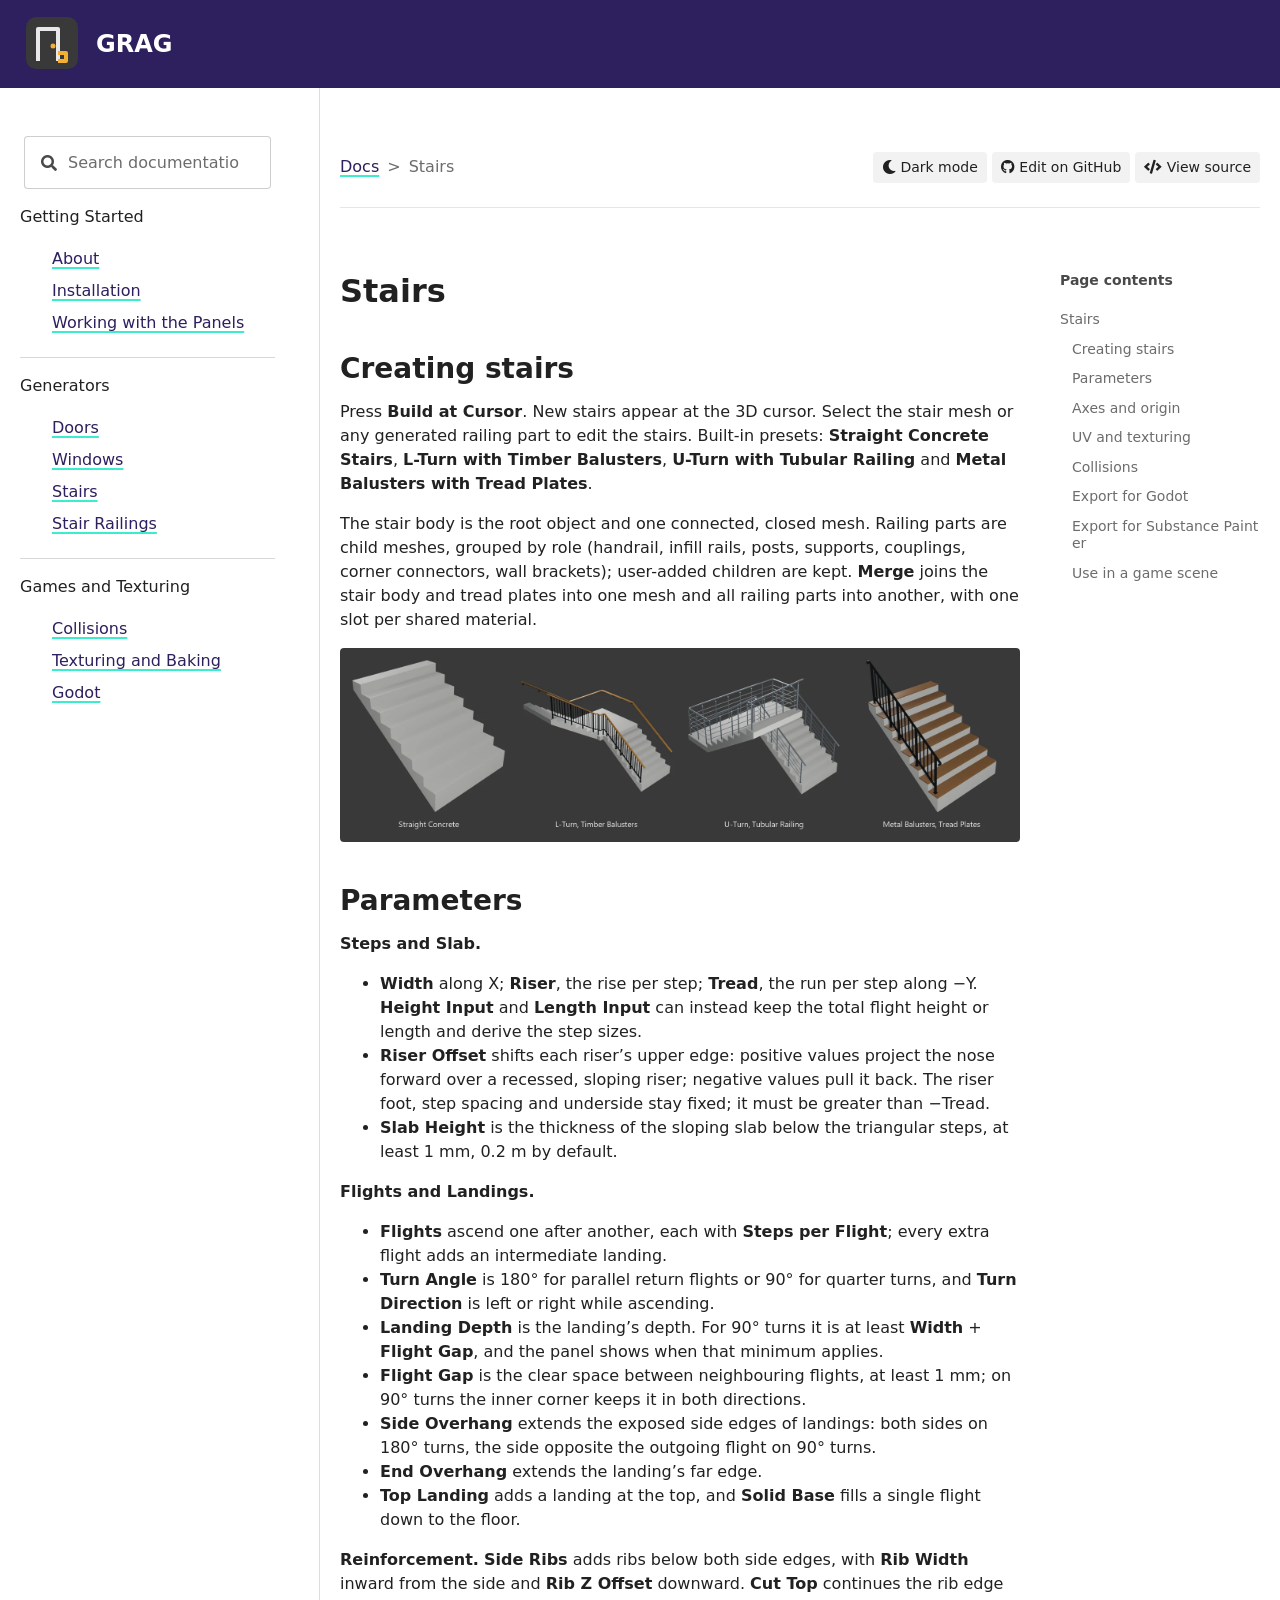
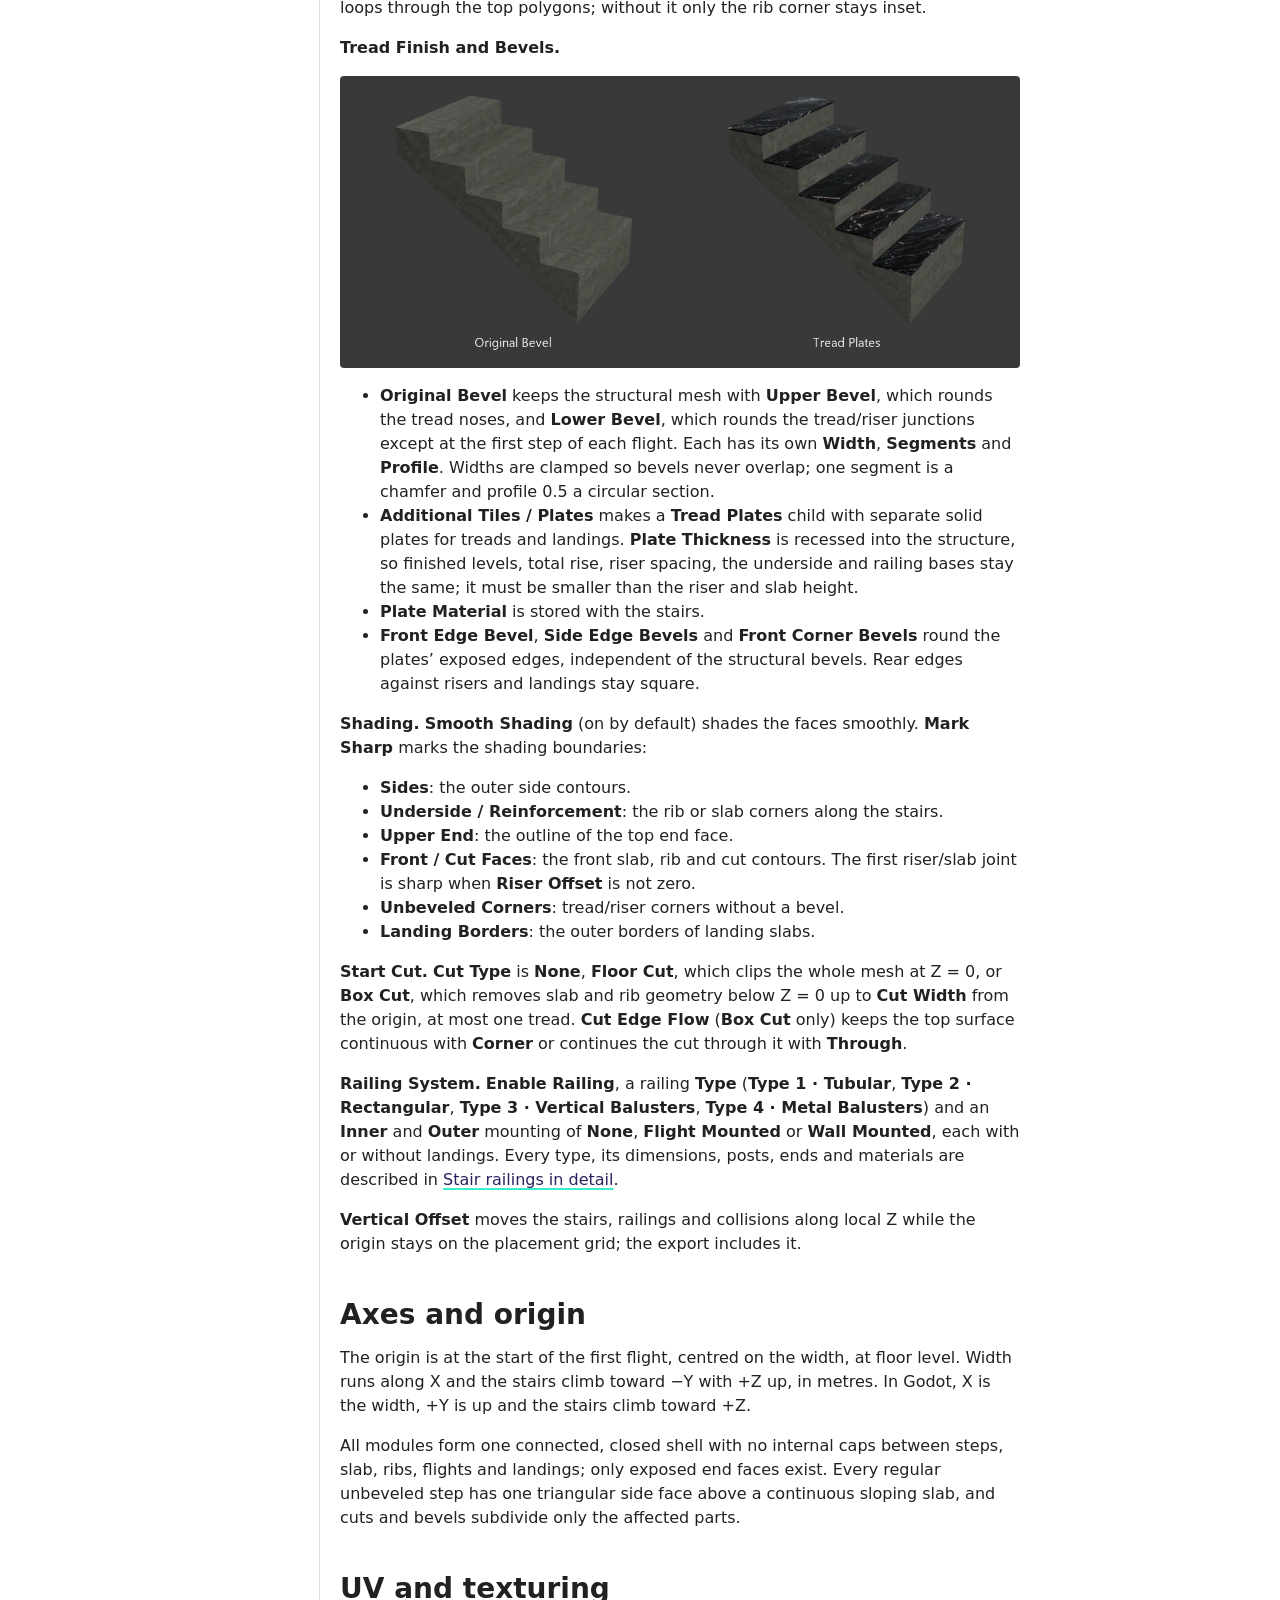
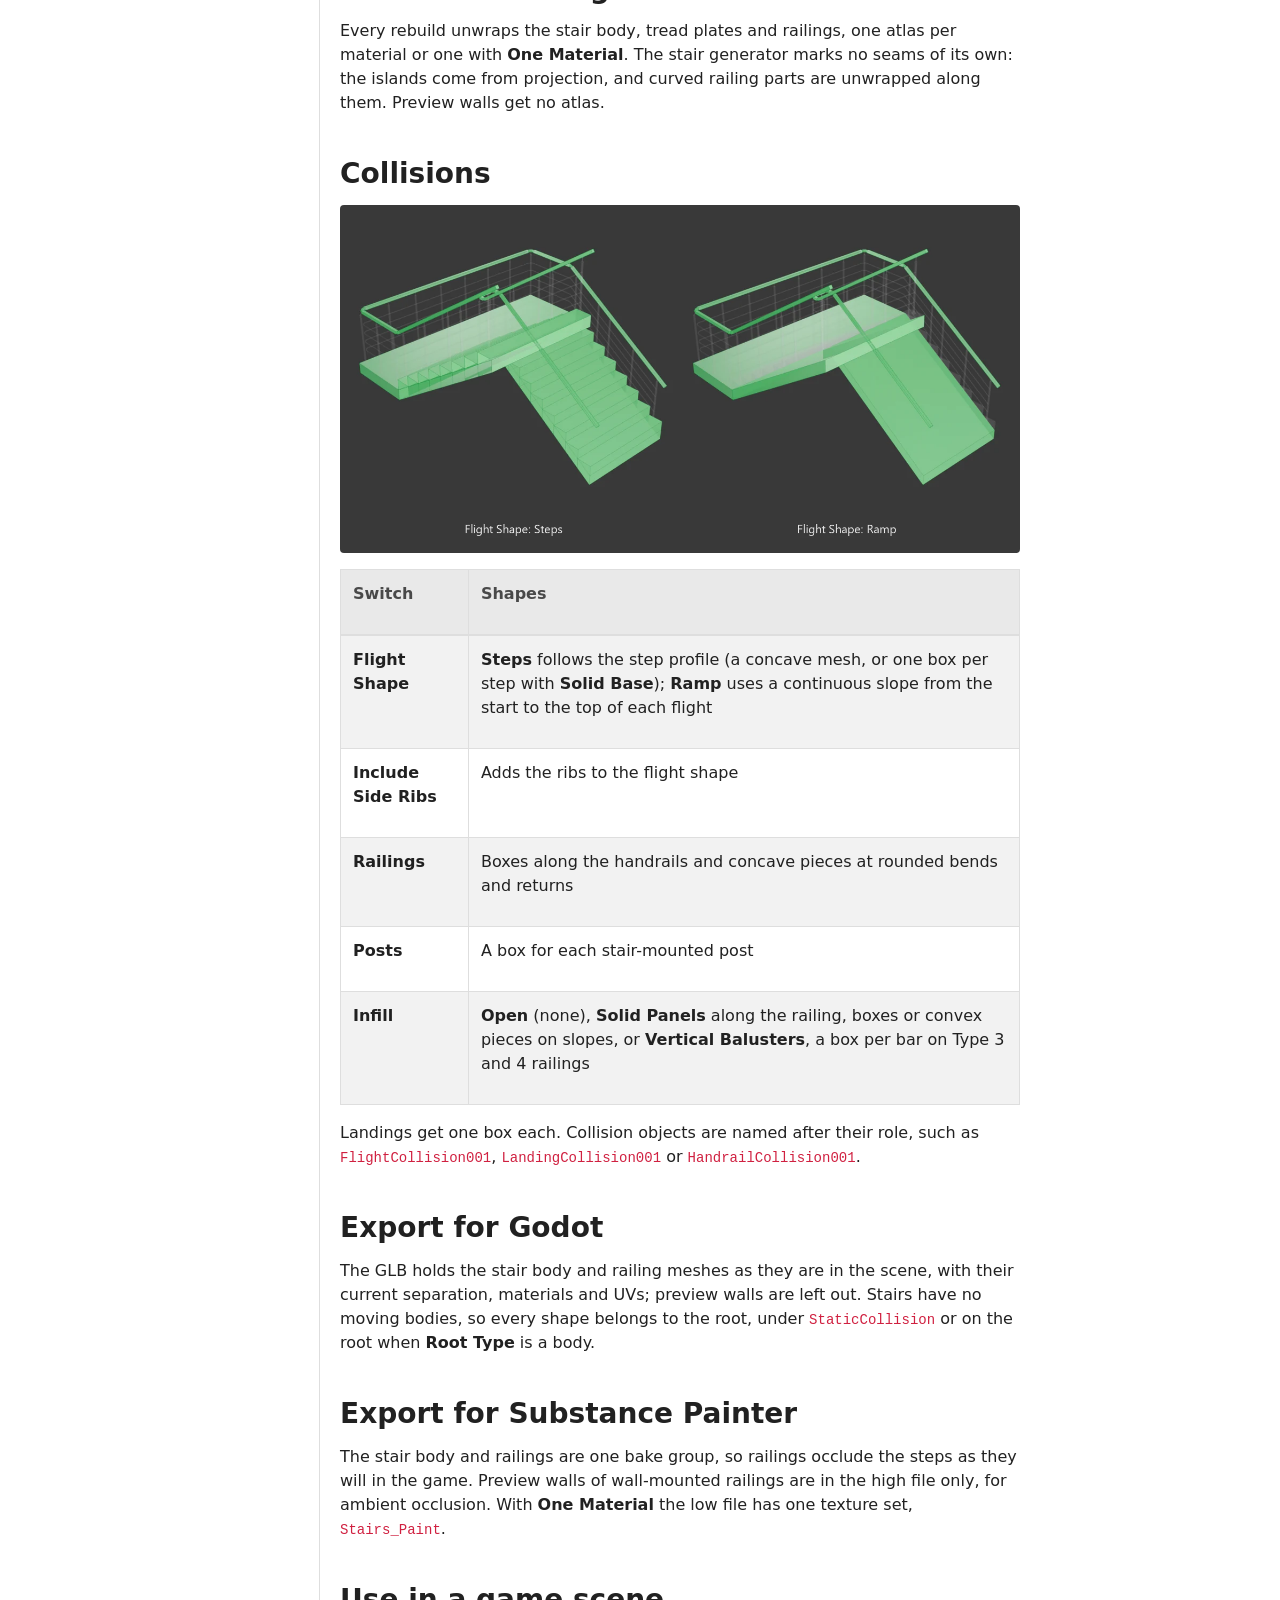
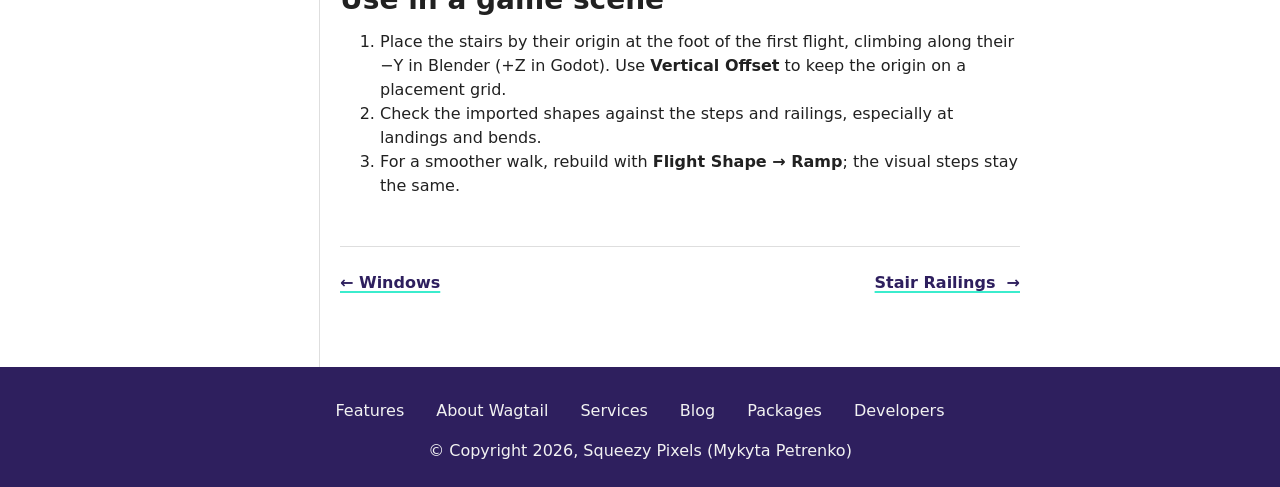
<file: stairs.html>
<!DOCTYPE html>
<html class="no-js" lang="en">
<head>
    <meta charset="utf-8" />
        <meta name="viewport" content="width=device-width, initial-scale=1" />

    <meta name="viewport" content="width=device-width, initial-scale=1.0" />
    
        <title>Stairs &mdash; GRAG Documentation</title>
    
    <link rel="stylesheet" type="text/css" href="_static/dist/fontawesome.css" />
      <link rel="stylesheet" type="text/css" href="_static/dist/theme.css?v=ea6a6c20" />
      <link rel="stylesheet" type="text/css" href="_static/custom.css?v=e99afcfa" />
            <link rel="author" title="About these documents" href="about.html" />
            <link rel="index" title="Index" href="genindex.html" />
            <link rel="search" title="Search" href="search.html" />
            <link rel="top" title="GRAG Documentation" href="#" />
            <link rel="next" title="Stair Railings" href="stairs_railings.html" />
            <link rel="prev" title="Windows" href="windows.html" />
    </head>
<body>
    <script type="text/javascript" src="_static/dist/blocking.js"></script>
    <header class="container-fluid bg-primary">
        <a class="btn btn-sm btn-light skip-to-content-link" href="#main">Skip to content</a>
        <div class="container-fluid">
            <div class="navbar navbar-expand-lg navbar-dark font-weight-bold">
                    <a href="https://mykytapetrenko.github.io/GRAG-docs/"
                        title="GRAG"
                        class="logo navbar-brand"
                    >
                        <img src="_static/img/grag_logo.svg" width="64" height="64" alt="GRAG"
                            class="logo-img"
                        />
                        GRAG
                    </a>
                
                
                <button class="navbar-toggler btn btn-primary d-lg-none" type="button" data-toggle="collapse" data-target="#collapseSidebar" aria-expanded="false" aria-controls="collapseExample">
                    <span class="navbar-toggler-icon"></span>
                    <span class="sr-only">menu</span>
                </button>
            </div>
        </div>
    </header>
    <div class="container-fluid">
        <div class="row">
            <aside class="col-12 col-lg-3 sidebar-container">
                <div id="collapseSidebar" class="collapse sticky-top d-lg-block pt-5 pr-lg-4">
<div id="searchbox" class="searchbox mb-6 px-1" role="search">
    <form id="search-form" action="search.html" autocomplete="off" method="get" role="search">
        <div class="input-group">
            <div class="input-group-prepend">
                <div class="input-group-text border-right-0 bg-white py-3 pl-3 pr-2"><span class="fas fa-search"></span></div>
            </div>
            <input class="form-control py-3 pr-3 pl-1 h-100 border-left-0" type="search" name="q" placeholder="Search documentation" aria-label="Search documentation" id="searchinput" />
        </div>
        <input type="hidden" name="check_keywords" value="yes" />
        <input type="hidden" name="area" value="default" />
    </form>
</div><div class="site-toc">
    <nav class="toc mt-3" aria-label="Main menu">
        <p class="caption" role="heading"><span class="caption-text">Getting Started</span></p>
<ul>
<li class="toctree-l1"><a class="reference internal" href="about.html">About</a></li>
<li class="toctree-l1"><a class="reference internal" href="install.html">Installation</a></li>
<li class="toctree-l1"><a class="reference internal" href="workflow.html">Working with the Panels</a></li>
</ul>
<p class="caption" role="heading"><span class="caption-text">Generators</span></p>
<ul class="current">
<li class="toctree-l1"><a class="reference internal" href="doors.html">Doors</a></li>
<li class="toctree-l1"><a class="reference internal" href="windows.html">Windows</a></li>
<li class="toctree-l1 current"><a class="current reference internal" href="#">Stairs</a></li>
<li class="toctree-l1"><a class="reference internal" href="stairs_railings.html">Stair Railings</a></li>
</ul>
<p class="caption" role="heading"><span class="caption-text">Games and Texturing</span></p>
<ul>
<li class="toctree-l1"><a class="reference internal" href="collisions.html">Collisions</a></li>
<li class="toctree-l1"><a class="reference internal" href="texturing.html">Texturing and Baking</a></li>
<li class="toctree-l1"><a class="reference internal" href="godot.html">Godot</a></li>
</ul>

    </nav>
    <template data-toggle-item-template>
        <button class="btn btn-sm btn-link toctree-expand" type="button">
            <span class="sr-only">Toggle menu contents</span>
        </button>
    </template>
</div>
                    <div class="d-lg-none border-bottom">
                        
                    </div>
                </div>
            </aside>
            <div class="col-12 col-lg-9 pt-5">
                <header class="row align-items-baseline">
                    <div class="col">
                        <nav aria-label="breadcrumb">
    <ol class="breadcrumb m-0 p-0 bg-transparent">
        <li class="breadcrumb-item"><a href="index.html">Docs</a></li>
        <li class="breadcrumb-item active" aria-current="page">Stairs</li>
    </ol>
</nav>
                    </div>
                    <div class="col-sm-12 col-lg-auto mt-3 mt-lg-3">
                        <noscript>
                            <p>JavaScript is required to toggle light/dark mode..</p>
                        </noscript>
                        <button id="wagtail-theme" class="btn btn-sm btn-light text-decoration-none" type="button">
                            <span class="dark-only"><i class="fas fa-sun"></i> Light mode</span>
                            <span class="light-only"><i class="fas fa-moon"></i> Dark mode</span>
                        </button>
    <a class="btn btn-sm btn-light text-decoration-none" href="https://github.com/MykytaPetrenko/GRAG-docs/tree/main/docs/stairs.md" rel="nofollow">
        <span class="btn-icon"><span class="fab fa-github"></span></span>
        <span class="btn-text">Edit on GitHub</span>
    </a>
    <a class="btn btn-sm btn-light text-decoration-none" href="_sources/stairs.md.txt" rel="nofollow">
        <span class="btn-icon"><span class="fas fa-code"></span></span>
        <span class="btn-text">View source</span>
    </a>
                        
                    </div>
                </header>
                <div class="row" >
                    <div class="col-12">
                        <hr class="w-100 my-4">
                    </div>
                </div>
                <div class="row">
                    <div class="col-12 col-lg-9 order-last order-lg-first rst-content">
                        <main role="main" id="main">
    <section id="stairs">
<h1>Stairs<a class="headerlink" href="#stairs" title="Link to this heading">¶</a></h1>
<section id="creating-stairs">
<h2>Creating stairs<a class="headerlink" href="#creating-stairs" title="Link to this heading">¶</a></h2>
<p>Press <strong>Build at Cursor</strong>. New stairs appear at the 3D cursor. Select the stair mesh or any generated railing part to edit the stairs. Built-in presets: <strong>Straight Concrete Stairs</strong>, <strong>L-Turn with Timber Balusters</strong>, <strong>U-Turn with Tubular Railing</strong> and <strong>Metal Balusters with Tread Plates</strong>.</p>
<p>The stair body is the root object and one connected, closed mesh. Railing parts are child meshes, grouped by role (handrail, infill rails, posts, supports, couplings, corner connectors, wall brackets); user-added children are kept. <strong>Merge</strong> joins the stair body and tread plates into one mesh and all railing parts into another, with one slot per shared material.</p>
<p><img alt="The four built-in presets." src="_images/stairs-presets.webp" /></p>
</section>
<section id="parameters">
<h2>Parameters<a class="headerlink" href="#parameters" title="Link to this heading">¶</a></h2>
<p><strong>Steps and Slab.</strong></p>
<ul class="simple">
<li><p><strong>Width</strong> along X; <strong>Riser</strong>, the rise per step; <strong>Tread</strong>, the run per step along −Y. <strong>Height Input</strong> and <strong>Length Input</strong> can instead keep the total flight height or length and derive the step sizes.</p></li>
<li><p><strong>Riser Offset</strong> shifts each riser’s upper edge: positive values project the nose forward over a recessed, sloping riser; negative values pull it back. The riser foot, step spacing and underside stay fixed; it must be greater than −Tread.</p></li>
<li><p><strong>Slab Height</strong> is the thickness of the sloping slab below the triangular steps, at least 1 mm, 0.2 m by default.</p></li>
</ul>
<p><strong>Flights and Landings.</strong></p>
<ul class="simple">
<li><p><strong>Flights</strong> ascend one after another, each with <strong>Steps per Flight</strong>; every extra flight adds an intermediate landing.</p></li>
<li><p><strong>Turn Angle</strong> is 180° for parallel return flights or 90° for quarter turns, and <strong>Turn Direction</strong> is left or right while ascending.</p></li>
<li><p><strong>Landing Depth</strong> is the landing’s depth. For 90° turns it is at least <strong>Width</strong> + <strong>Flight Gap</strong>, and the panel shows when that minimum applies.</p></li>
<li><p><strong>Flight Gap</strong> is the clear space between neighbouring flights, at least 1 mm; on 90° turns the inner corner keeps it in both directions.</p></li>
<li><p><strong>Side Overhang</strong> extends the exposed side edges of landings: both sides on 180° turns, the side opposite the outgoing flight on 90° turns.</p></li>
<li><p><strong>End Overhang</strong> extends the landing’s far edge.</p></li>
<li><p><strong>Top Landing</strong> adds a landing at the top, and <strong>Solid Base</strong> fills a single flight down to the floor.</p></li>
</ul>
<p><strong>Reinforcement.</strong> <strong>Side Ribs</strong> adds ribs below both side edges, with <strong>Rib Width</strong> inward from the side and <strong>Rib Z Offset</strong> downward. <strong>Cut Top</strong> continues the rib edge loops through the top polygons; without it only the rib corner stays inset.</p>
<p><strong>Tread Finish and Bevels.</strong></p>
<p><img alt="Original Bevel with upper and lower bevels, and Tread Plates." src="_images/stairs-finish.webp" /></p>
<ul class="simple">
<li><p><strong>Original Bevel</strong> keeps the structural mesh with <strong>Upper Bevel</strong>, which rounds the tread noses, and <strong>Lower Bevel</strong>, which rounds the tread/riser junctions except at the first step of each flight. Each has its own <strong>Width</strong>, <strong>Segments</strong> and <strong>Profile</strong>. Widths are clamped so bevels never overlap; one segment is a chamfer and profile 0.5 a circular section.</p></li>
<li><p><strong>Additional Tiles / Plates</strong> makes a <strong>Tread Plates</strong> child with separate solid plates for treads and landings. <strong>Plate Thickness</strong> is recessed into the structure, so finished levels, total rise, riser spacing, the underside and railing bases stay the same; it must be smaller than the riser and slab height.</p></li>
<li><p><strong>Plate Material</strong> is stored with the stairs.</p></li>
<li><p><strong>Front Edge Bevel</strong>, <strong>Side Edge Bevels</strong> and <strong>Front Corner Bevels</strong> round the plates’ exposed edges, independent of the structural bevels. Rear edges against risers and landings stay square.</p></li>
</ul>
<p><strong>Shading.</strong> <strong>Smooth Shading</strong> (on by default) shades the faces smoothly. <strong>Mark Sharp</strong> marks the shading boundaries:</p>
<ul class="simple">
<li><p><strong>Sides</strong>: the outer side contours.</p></li>
<li><p><strong>Underside / Reinforcement</strong>: the rib or slab corners along the stairs.</p></li>
<li><p><strong>Upper End</strong>: the outline of the top end face.</p></li>
<li><p><strong>Front / Cut Faces</strong>: the front slab, rib and cut contours. The first riser/slab joint is sharp when <strong>Riser Offset</strong> is not zero.</p></li>
<li><p><strong>Unbeveled Corners</strong>: tread/riser corners without a bevel.</p></li>
<li><p><strong>Landing Borders</strong>: the outer borders of landing slabs.</p></li>
</ul>
<p><strong>Start Cut.</strong> <strong>Cut Type</strong> is <strong>None</strong>, <strong>Floor Cut</strong>, which clips the whole mesh at Z = 0, or <strong>Box Cut</strong>, which removes slab and rib geometry below Z = 0 up to <strong>Cut Width</strong> from the origin, at most one tread. <strong>Cut Edge Flow</strong> (<strong>Box Cut</strong> only) keeps the top surface continuous with <strong>Corner</strong> or continues the cut through it with <strong>Through</strong>.</p>
<p><strong>Railing System.</strong> <strong>Enable Railing</strong>, a railing <strong>Type</strong> (<strong>Type 1 · Tubular</strong>, <strong>Type 2 · Rectangular</strong>, <strong>Type 3 · Vertical Balusters</strong>, <strong>Type 4 · Metal Balusters</strong>) and an <strong>Inner</strong> and <strong>Outer</strong> mounting of <strong>None</strong>, <strong>Flight Mounted</strong> or <strong>Wall Mounted</strong>, each with or without landings. Every type, its dimensions, posts, ends and materials are described in <a class="reference internal" href="stairs_railings.html"><span class="std std-doc">Stair railings in detail</span></a>.</p>
<p><strong>Vertical Offset</strong> moves the stairs, railings and collisions along local Z while the origin stays on the placement grid; the export includes it.</p>
</section>
<section id="axes-and-origin">
<h2>Axes and origin<a class="headerlink" href="#axes-and-origin" title="Link to this heading">¶</a></h2>
<p>The origin is at the start of the first flight, centred on the width, at floor level. Width runs along X and the stairs climb toward −Y with +Z up, in metres. In Godot, X is the width, +Y is up and the stairs climb toward +Z.</p>
<p>All modules form one connected, closed shell with no internal caps between steps, slab, ribs, flights and landings; only exposed end faces exist. Every regular unbeveled step has one triangular side face above a continuous sloping slab, and cuts and bevels subdivide only the affected parts.</p>
</section>
<section id="uv-and-texturing">
<h2>UV and texturing<a class="headerlink" href="#uv-and-texturing" title="Link to this heading">¶</a></h2>
<p>Every rebuild unwraps the stair body, tread plates and railings, one atlas per material or one with <strong>One Material</strong>. The stair generator marks no seams of its own: the islands come from projection, and curved railing parts are unwrapped along them. Preview walls get no atlas.</p>
</section>
<section id="collisions">
<h2>Collisions<a class="headerlink" href="#collisions" title="Link to this heading">¶</a></h2>
<p><img alt="The collisions of the U-turn preset with the flight following the steps, and as a ramp." src="_images/stairs-collisions.webp" /></p>
<table class="docutils align-default">
<thead>
<tr class="row-odd"><th class="head"><p>Switch</p></th>
<th class="head"><p>Shapes</p></th>
</tr>
</thead>
<tbody>
<tr class="row-even"><td><p><strong>Flight Shape</strong></p></td>
<td><p><strong>Steps</strong> follows the step profile (a concave mesh, or one box per step with <strong>Solid Base</strong>); <strong>Ramp</strong> uses a continuous slope from the start to the top of each flight</p></td>
</tr>
<tr class="row-odd"><td><p><strong>Include Side Ribs</strong></p></td>
<td><p>Adds the ribs to the flight shape</p></td>
</tr>
<tr class="row-even"><td><p><strong>Railings</strong></p></td>
<td><p>Boxes along the handrails and concave pieces at rounded bends and returns</p></td>
</tr>
<tr class="row-odd"><td><p><strong>Posts</strong></p></td>
<td><p>A box for each stair-mounted post</p></td>
</tr>
<tr class="row-even"><td><p><strong>Infill</strong></p></td>
<td><p><strong>Open</strong> (none), <strong>Solid Panels</strong> along the railing, boxes or convex pieces on slopes, or <strong>Vertical Balusters</strong>, a box per bar on Type 3 and 4 railings</p></td>
</tr>
</tbody>
</table>
<p>Landings get one box each. Collision objects are named after their role, such as <code class="docutils literal notranslate"><span class="pre">FlightCollision001</span></code>, <code class="docutils literal notranslate"><span class="pre">LandingCollision001</span></code> or <code class="docutils literal notranslate"><span class="pre">HandrailCollision001</span></code>.</p>
</section>
<section id="export-for-godot">
<h2>Export for Godot<a class="headerlink" href="#export-for-godot" title="Link to this heading">¶</a></h2>
<p>The GLB holds the stair body and railing meshes as they are in the scene, with their current separation, materials and UVs; preview walls are left out. Stairs have no moving bodies, so every shape belongs to the root, under <code class="docutils literal notranslate"><span class="pre">StaticCollision</span></code> or on the root when <strong>Root Type</strong> is a body.</p>
</section>
<section id="export-for-substance-painter">
<h2>Export for Substance Painter<a class="headerlink" href="#export-for-substance-painter" title="Link to this heading">¶</a></h2>
<p>The stair body and railings are one bake group, so railings occlude the steps as they will in the game. Preview walls of wall-mounted railings are in the high file only, for ambient occlusion. With <strong>One Material</strong> the low file has one texture set, <code class="docutils literal notranslate"><span class="pre">Stairs_Paint</span></code>.</p>
</section>
<section id="use-in-a-game-scene">
<h2>Use in a game scene<a class="headerlink" href="#use-in-a-game-scene" title="Link to this heading">¶</a></h2>
<ol class="arabic simple">
<li><p>Place the stairs by their origin at the foot of the first flight, climbing along their −Y in Blender (+Z in Godot). Use <strong>Vertical Offset</strong> to keep the origin on a placement grid.</p></li>
<li><p>Check the imported shapes against the steps and railings, especially at landings and bends.</p></li>
<li><p>For a smoother walk, rebuild with <strong>Flight Shape → Ramp</strong>; the visual steps stay the same.</p></li>
</ol>
</section>
</section>

</main>
                        <nav aria-label="Page navigation" class="py-4 my-5 clearfix font-weight-bold border-top">
    <a class="float-left" href="windows.html" title="Previous">
        <span aria-hidden="true">←&nbsp;</span>Windows
    </a>
    <a class="float-right" href="stairs_railings.html" title="Next">
        Stair Railings <span aria-hidden="true">&nbsp;→</span>
    </a>
</nav>
                    </div>
                    
                    <nav class="col-12 col-lg-3 pb-4">
                        <div class="sticky-top toc page-toc" aria-labelledby="page-toc-heading">
                            <p class="font-weight-bold" id="page-toc-heading">Page contents</p>
                            <ul>
<li><a class="reference internal" href="#">Stairs</a><ul>
<li><a class="reference internal" href="#creating-stairs">Creating stairs</a></li>
<li><a class="reference internal" href="#parameters">Parameters</a></li>
<li><a class="reference internal" href="#axes-and-origin">Axes and origin</a></li>
<li><a class="reference internal" href="#uv-and-texturing">UV and texturing</a></li>
<li><a class="reference internal" href="#collisions">Collisions</a></li>
<li><a class="reference internal" href="#export-for-godot">Export for Godot</a></li>
<li><a class="reference internal" href="#export-for-substance-painter">Export for Substance Painter</a></li>
<li><a class="reference internal" href="#use-in-a-game-scene">Use in a game scene</a></li>
</ul>
</li>
</ul>

                        </div>
                    </nav>
                    
                </div>
            </div>
        </div>
    </div>
    <footer class="container-fluid bg-primary text-light">
        <div class="container">
            <div class="row">
        <div class="col p-4">
            
                <nav aria-label="Footer">
                    <ul class="nav justify-content-center mb-2">
                        
                            
                            
                            <li class="nav-item"><a class="nav-link text-light"  href="https://wagtail.org/features/">Features</a></li>
                        
                            
                            
                            <li class="nav-item"><a class="nav-link text-light"  href="https://wagtail.org/about-wagtail/"> About Wagtail</a></li>
                        
                            
                            
                            <li class="nav-item"><a class="nav-link text-light"  href="https://wagtail.org/services/"> Services</a></li>
                        
                            
                            
                            <li class="nav-item"><a class="nav-link text-light"  href="https://wagtail.org/blog/"> Blog</a></li>
                        
                            
                            
                            <li class="nav-item"><a class="nav-link text-light"  href="https://wagtail.org/packages/"> Packages</a></li>
                        
                            
                            
                            <li class="nav-item"><a class="nav-link text-light"  href="https://wagtail.org/developers/"> Developers</a></li>
                        
                    </ul>
                </nav>
            
            <div class="text-center">
                <p style="display: none">
                    <a class="text-light" href="https://github.com/wagtail/sphinx_wagtail_theme" rel="nofollow" target="_blank">
                        Wagtail Sphinx Theme 6.3.0
                    </a>
                </p>
            </div>
            <div class="text-center">
                    &copy; Copyright 2026, Squeezy Pixels (Mykyta Petrenko)
            </div>
        </div>
    </div>
        </div>
    </footer>
        <script src="_static/documentation_options.js?v=39bb1c6d"></script>
        <script src="_static/doctools.js?v=9a2dae69"></script>
        <script src="_static/sphinx_highlight.js?v=dc90522c"></script>
        <script type="text/javascript" src="_static/dist/theme.js"></script>
        <script type="text/javascript" src="_static/dist/vendor.js"></script>
        <script type="text/javascript" src="_static/searchtools.js"></script>
        <script type="text/javascript" src="_static/language_data.js"></script>
        <script type="text/javascript">
            document.addEventListener('DOMContentLoaded', function() { Search.loadIndex("searchindex.js"); });
        </script>
        <script type="text/javascript" id="searchindexloader"></script>
    </body>
</html>
</file>
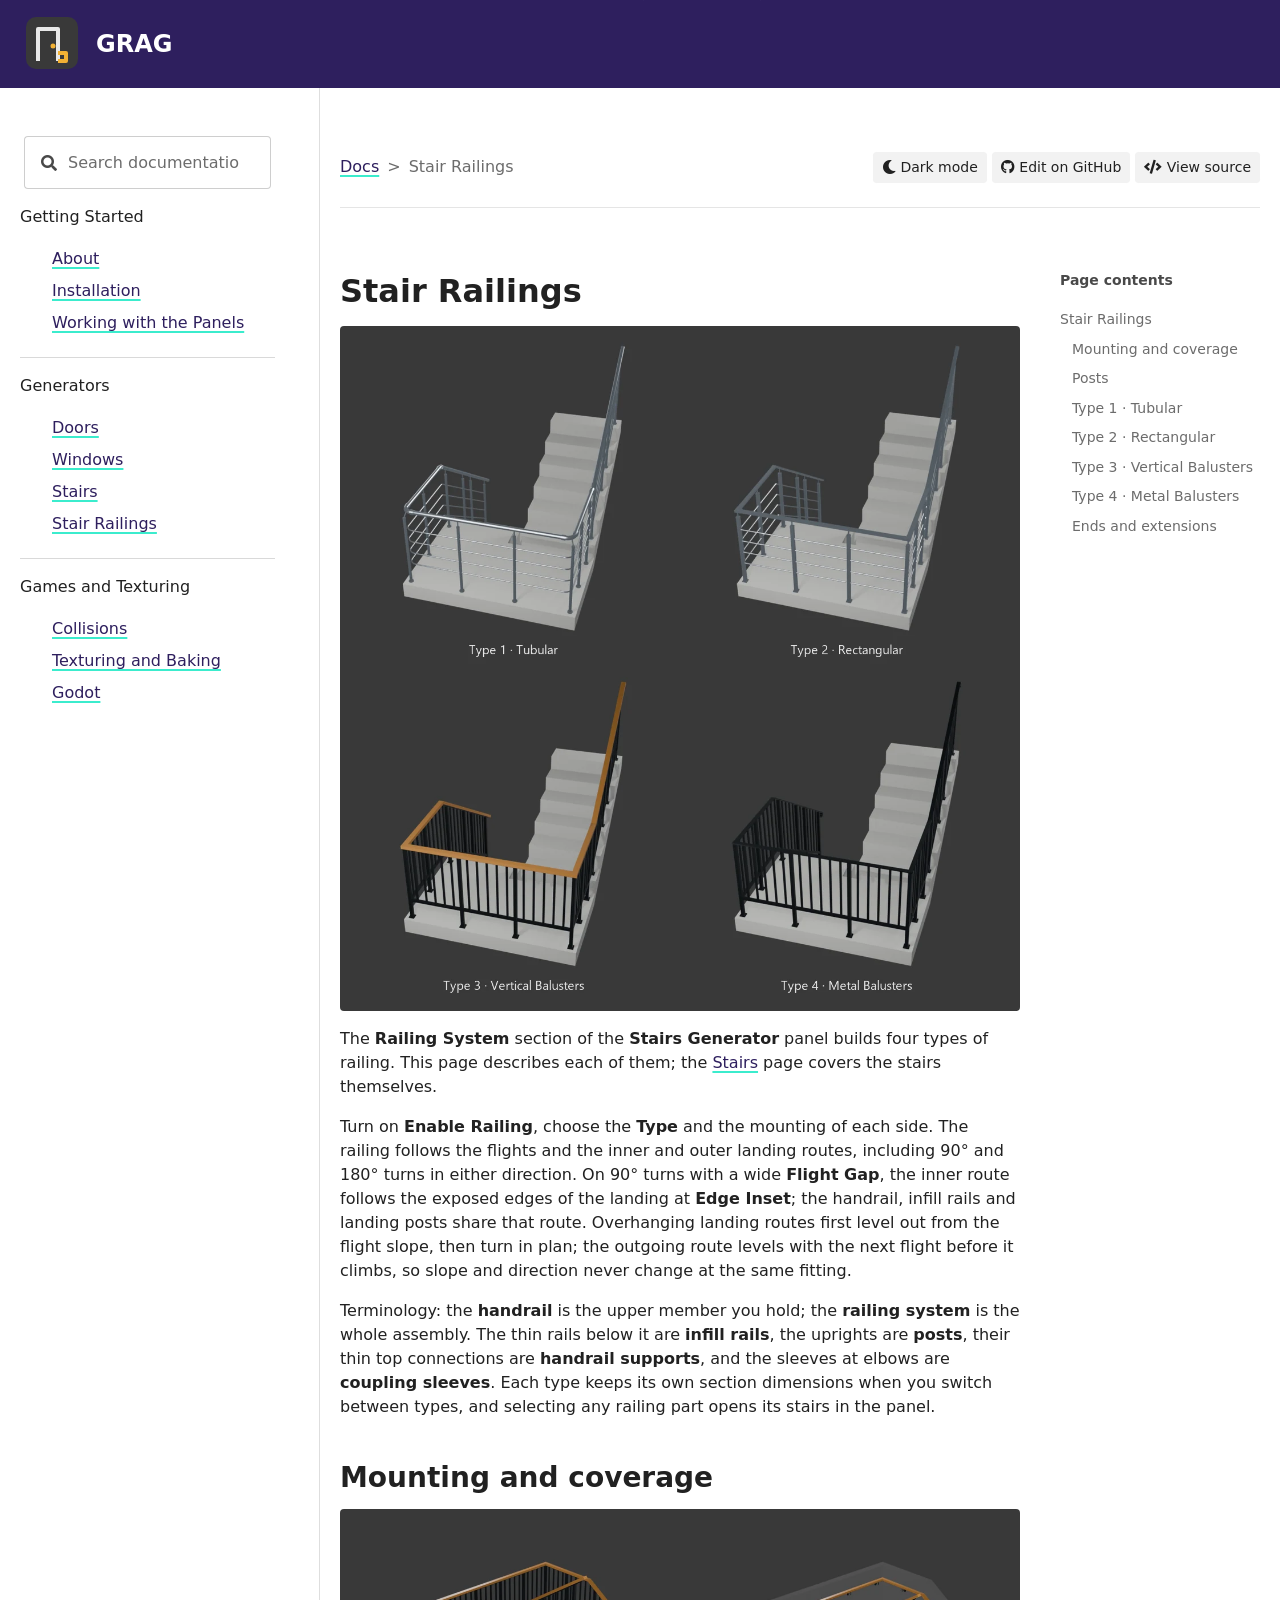
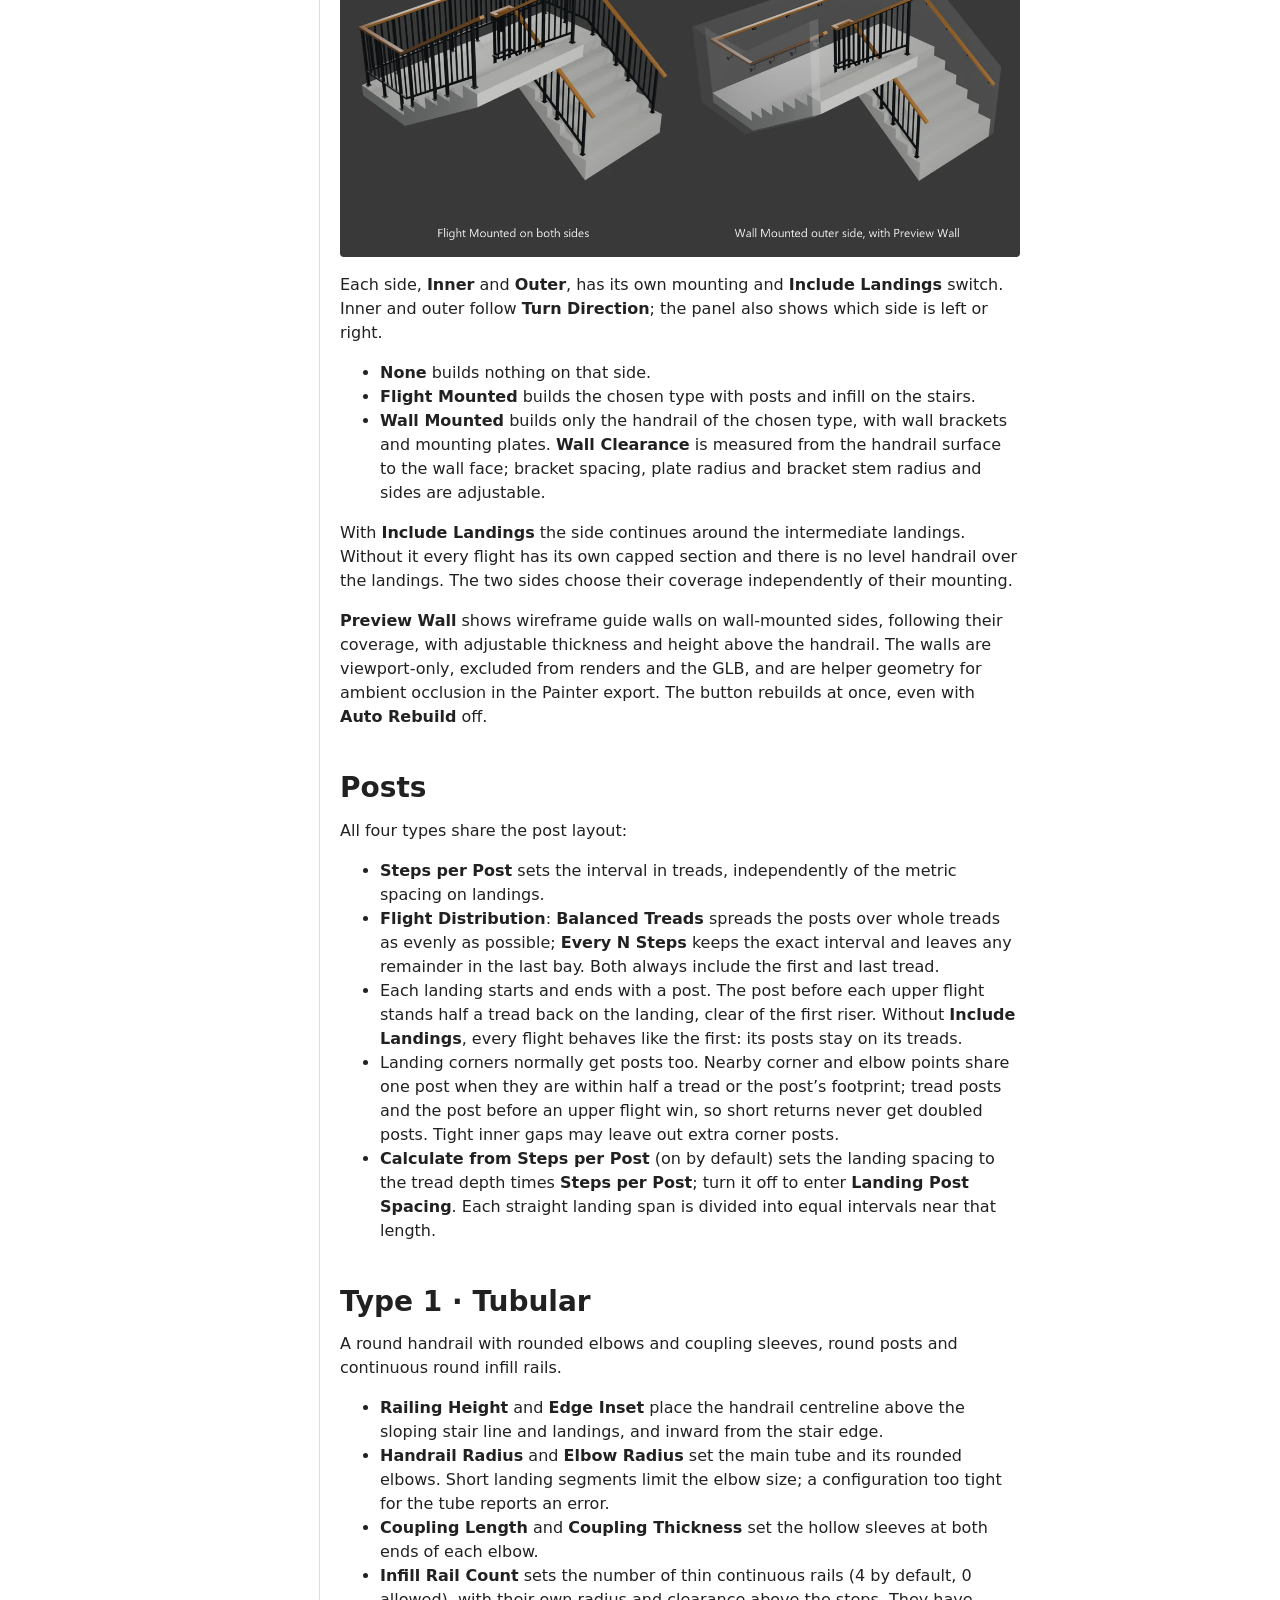
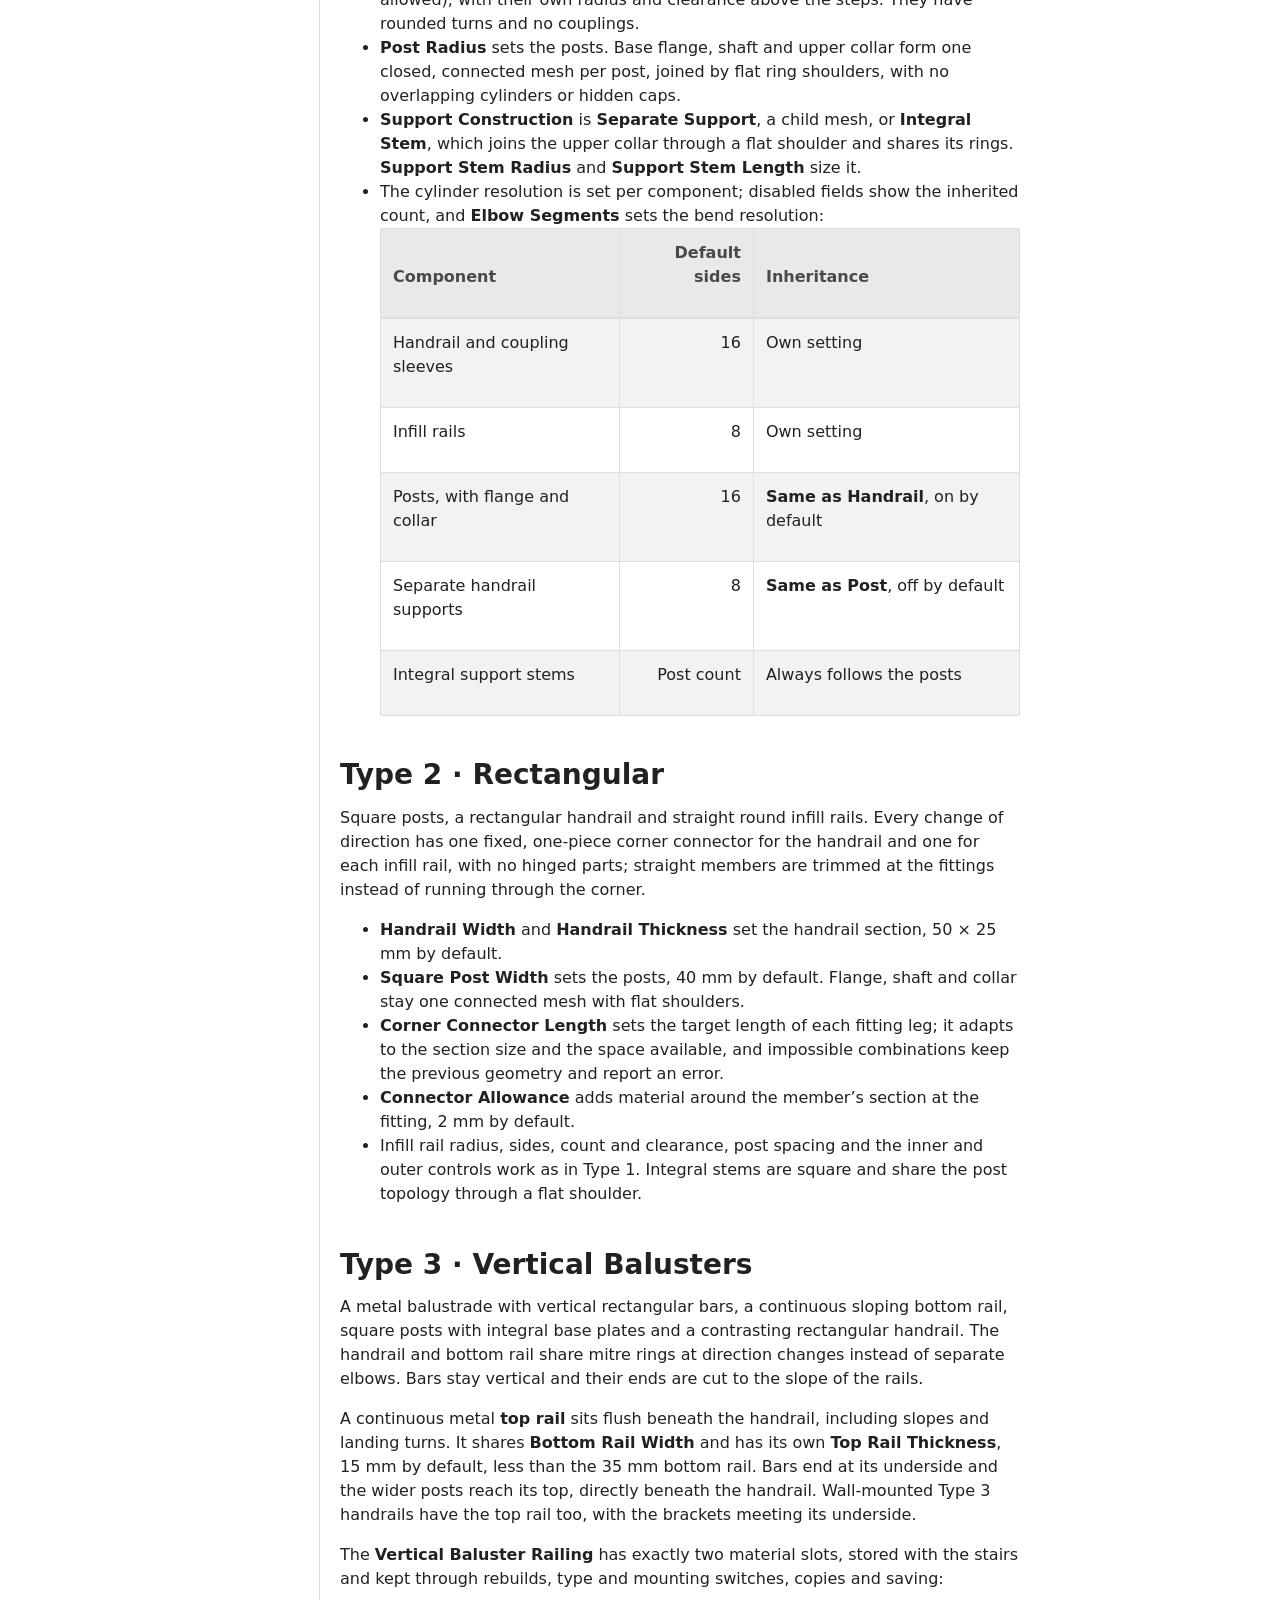
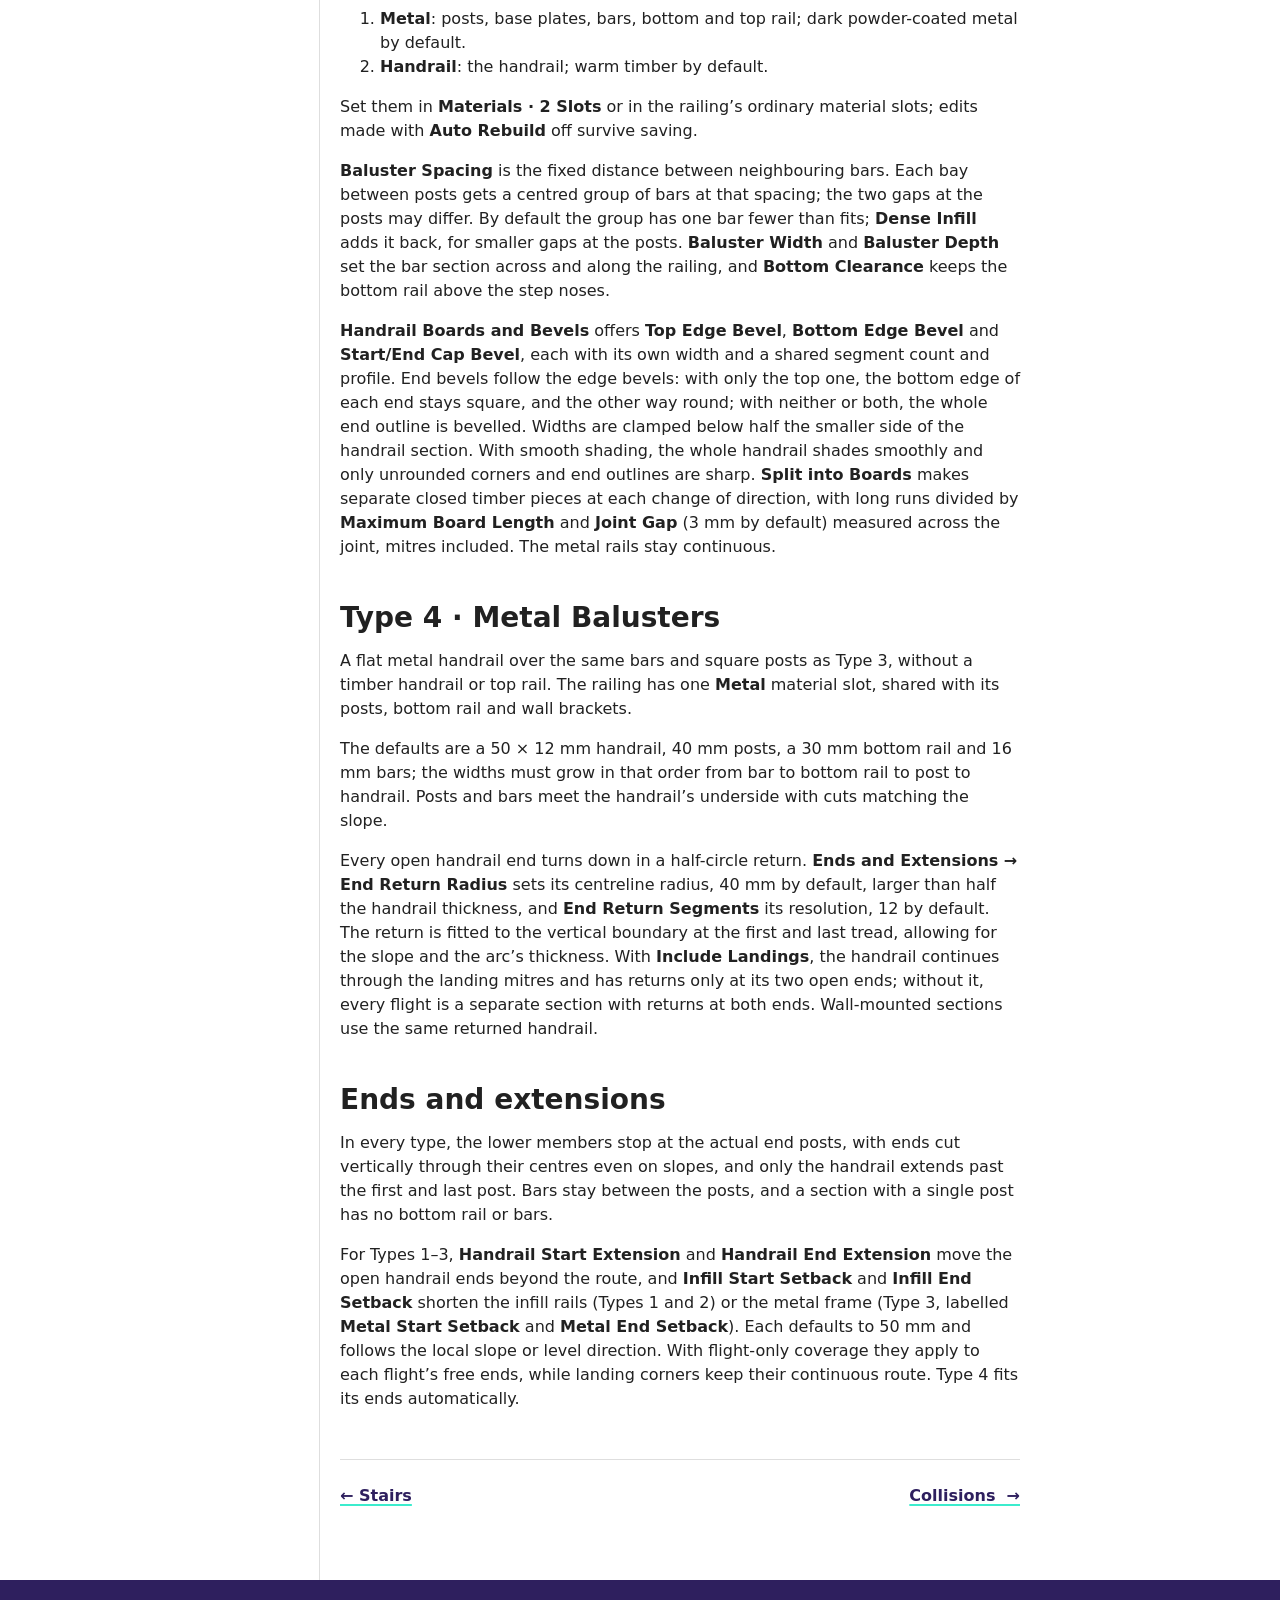
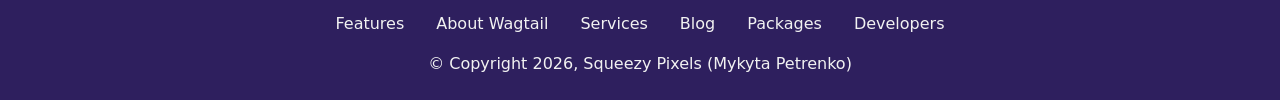
<file: stairs_railings.html>
<!DOCTYPE html>
<html class="no-js" lang="en">
<head>
    <meta charset="utf-8" />
        <meta name="viewport" content="width=device-width, initial-scale=1" />

    <meta name="viewport" content="width=device-width, initial-scale=1.0" />
    
        <title>Stair Railings &mdash; GRAG Documentation</title>
    
    <link rel="stylesheet" type="text/css" href="_static/dist/fontawesome.css" />
      <link rel="stylesheet" type="text/css" href="_static/dist/theme.css?v=ea6a6c20" />
      <link rel="stylesheet" type="text/css" href="_static/custom.css?v=e99afcfa" />
            <link rel="author" title="About these documents" href="about.html" />
            <link rel="index" title="Index" href="genindex.html" />
            <link rel="search" title="Search" href="search.html" />
            <link rel="top" title="GRAG Documentation" href="#" />
            <link rel="next" title="Collisions" href="collisions.html" />
            <link rel="prev" title="Stairs" href="stairs.html" />
    </head>
<body>
    <script type="text/javascript" src="_static/dist/blocking.js"></script>
    <header class="container-fluid bg-primary">
        <a class="btn btn-sm btn-light skip-to-content-link" href="#main">Skip to content</a>
        <div class="container-fluid">
            <div class="navbar navbar-expand-lg navbar-dark font-weight-bold">
                    <a href="https://mykytapetrenko.github.io/GRAG-docs/"
                        title="GRAG"
                        class="logo navbar-brand"
                    >
                        <img src="_static/img/grag_logo.svg" width="64" height="64" alt="GRAG"
                            class="logo-img"
                        />
                        GRAG
                    </a>
                
                
                <button class="navbar-toggler btn btn-primary d-lg-none" type="button" data-toggle="collapse" data-target="#collapseSidebar" aria-expanded="false" aria-controls="collapseExample">
                    <span class="navbar-toggler-icon"></span>
                    <span class="sr-only">menu</span>
                </button>
            </div>
        </div>
    </header>
    <div class="container-fluid">
        <div class="row">
            <aside class="col-12 col-lg-3 sidebar-container">
                <div id="collapseSidebar" class="collapse sticky-top d-lg-block pt-5 pr-lg-4">
<div id="searchbox" class="searchbox mb-6 px-1" role="search">
    <form id="search-form" action="search.html" autocomplete="off" method="get" role="search">
        <div class="input-group">
            <div class="input-group-prepend">
                <div class="input-group-text border-right-0 bg-white py-3 pl-3 pr-2"><span class="fas fa-search"></span></div>
            </div>
            <input class="form-control py-3 pr-3 pl-1 h-100 border-left-0" type="search" name="q" placeholder="Search documentation" aria-label="Search documentation" id="searchinput" />
        </div>
        <input type="hidden" name="check_keywords" value="yes" />
        <input type="hidden" name="area" value="default" />
    </form>
</div><div class="site-toc">
    <nav class="toc mt-3" aria-label="Main menu">
        <p class="caption" role="heading"><span class="caption-text">Getting Started</span></p>
<ul>
<li class="toctree-l1"><a class="reference internal" href="about.html">About</a></li>
<li class="toctree-l1"><a class="reference internal" href="install.html">Installation</a></li>
<li class="toctree-l1"><a class="reference internal" href="workflow.html">Working with the Panels</a></li>
</ul>
<p class="caption" role="heading"><span class="caption-text">Generators</span></p>
<ul class="current">
<li class="toctree-l1"><a class="reference internal" href="doors.html">Doors</a></li>
<li class="toctree-l1"><a class="reference internal" href="windows.html">Windows</a></li>
<li class="toctree-l1"><a class="reference internal" href="stairs.html">Stairs</a></li>
<li class="toctree-l1 current"><a class="current reference internal" href="#">Stair Railings</a></li>
</ul>
<p class="caption" role="heading"><span class="caption-text">Games and Texturing</span></p>
<ul>
<li class="toctree-l1"><a class="reference internal" href="collisions.html">Collisions</a></li>
<li class="toctree-l1"><a class="reference internal" href="texturing.html">Texturing and Baking</a></li>
<li class="toctree-l1"><a class="reference internal" href="godot.html">Godot</a></li>
</ul>

    </nav>
    <template data-toggle-item-template>
        <button class="btn btn-sm btn-link toctree-expand" type="button">
            <span class="sr-only">Toggle menu contents</span>
        </button>
    </template>
</div>
                    <div class="d-lg-none border-bottom">
                        
                    </div>
                </div>
            </aside>
            <div class="col-12 col-lg-9 pt-5">
                <header class="row align-items-baseline">
                    <div class="col">
                        <nav aria-label="breadcrumb">
    <ol class="breadcrumb m-0 p-0 bg-transparent">
        <li class="breadcrumb-item"><a href="index.html">Docs</a></li>
        <li class="breadcrumb-item active" aria-current="page">Stair Railings</li>
    </ol>
</nav>
                    </div>
                    <div class="col-sm-12 col-lg-auto mt-3 mt-lg-3">
                        <noscript>
                            <p>JavaScript is required to toggle light/dark mode..</p>
                        </noscript>
                        <button id="wagtail-theme" class="btn btn-sm btn-light text-decoration-none" type="button">
                            <span class="dark-only"><i class="fas fa-sun"></i> Light mode</span>
                            <span class="light-only"><i class="fas fa-moon"></i> Dark mode</span>
                        </button>
    <a class="btn btn-sm btn-light text-decoration-none" href="https://github.com/MykytaPetrenko/GRAG-docs/tree/main/docs/stairs_railings.md" rel="nofollow">
        <span class="btn-icon"><span class="fab fa-github"></span></span>
        <span class="btn-text">Edit on GitHub</span>
    </a>
    <a class="btn btn-sm btn-light text-decoration-none" href="_sources/stairs_railings.md.txt" rel="nofollow">
        <span class="btn-icon"><span class="fas fa-code"></span></span>
        <span class="btn-text">View source</span>
    </a>
                        
                    </div>
                </header>
                <div class="row" >
                    <div class="col-12">
                        <hr class="w-100 my-4">
                    </div>
                </div>
                <div class="row">
                    <div class="col-12 col-lg-9 order-last order-lg-first rst-content">
                        <main role="main" id="main">
    <section id="stair-railings">
<h1>Stair Railings<a class="headerlink" href="#stair-railings" title="Link to this heading">¶</a></h1>
<p><img alt="The four railing types on the landing of a U-turn." src="_images/railing-types.webp" /></p>
<p>The <strong>Railing System</strong> section of the <strong>Stairs Generator</strong> panel builds four types of railing. This page describes each of them; the <a class="reference internal" href="stairs.html"><span class="std std-doc">Stairs</span></a> page covers the stairs themselves.</p>
<p>Turn on <strong>Enable Railing</strong>, choose the <strong>Type</strong> and the mounting of each side. The railing follows the flights and the inner and outer landing routes, including 90° and 180° turns in either direction. On 90° turns with a wide <strong>Flight Gap</strong>, the inner route follows the exposed edges of the landing at <strong>Edge Inset</strong>; the handrail, infill rails and landing posts share that route. Overhanging landing routes first level out from the flight slope, then turn in plan; the outgoing route levels with the next flight before it climbs, so slope and direction never change at the same fitting.</p>
<p>Terminology: the <strong>handrail</strong> is the upper member you hold; the <strong>railing system</strong> is the whole assembly. The thin rails below it are <strong>infill rails</strong>, the uprights are <strong>posts</strong>, their thin top connections are <strong>handrail supports</strong>, and the sleeves at elbows are <strong>coupling sleeves</strong>. Each type keeps its own section dimensions when you switch between types, and selecting any railing part opens its stairs in the panel.</p>
<section id="mounting-and-coverage">
<h2>Mounting and coverage<a class="headerlink" href="#mounting-and-coverage" title="Link to this heading">¶</a></h2>
<p><img alt="Flight-mounted railings on both sides, and a wall-mounted outer handrail with its preview wall." src="_images/railing-mounting.webp" /></p>
<p>Each side, <strong>Inner</strong> and <strong>Outer</strong>, has its own mounting and <strong>Include Landings</strong> switch. Inner and outer follow <strong>Turn Direction</strong>; the panel also shows which side is left or right.</p>
<ul class="simple">
<li><p><strong>None</strong> builds nothing on that side.</p></li>
<li><p><strong>Flight Mounted</strong> builds the chosen type with posts and infill on the stairs.</p></li>
<li><p><strong>Wall Mounted</strong> builds only the handrail of the chosen type, with wall brackets and mounting plates. <strong>Wall Clearance</strong> is measured from the handrail surface to the wall face; bracket spacing, plate radius and bracket stem radius and sides are adjustable.</p></li>
</ul>
<p>With <strong>Include Landings</strong> the side continues around the intermediate landings. Without it every flight has its own capped section and there is no level handrail over the landings. The two sides choose their coverage independently of their mounting.</p>
<p><strong>Preview Wall</strong> shows wireframe guide walls on wall-mounted sides, following their coverage, with adjustable thickness and height above the handrail. The walls are viewport-only, excluded from renders and the GLB, and are helper geometry for ambient occlusion in the Painter export. The button rebuilds at once, even with <strong>Auto Rebuild</strong> off.</p>
</section>
<section id="posts">
<h2>Posts<a class="headerlink" href="#posts" title="Link to this heading">¶</a></h2>
<p>All four types share the post layout:</p>
<ul class="simple">
<li><p><strong>Steps per Post</strong> sets the interval in treads, independently of the metric spacing on landings.</p></li>
<li><p><strong>Flight Distribution</strong>: <strong>Balanced Treads</strong> spreads the posts over whole treads as evenly as possible; <strong>Every N Steps</strong> keeps the exact interval and leaves any remainder in the last bay. Both always include the first and last tread.</p></li>
<li><p>Each landing starts and ends with a post. The post before each upper flight stands half a tread back on the landing, clear of the first riser. Without <strong>Include Landings</strong>, every flight behaves like the first: its posts stay on its treads.</p></li>
<li><p>Landing corners normally get posts too. Nearby corner and elbow points share one post when they are within half a tread or the post’s footprint; tread posts and the post before an upper flight win, so short returns never get doubled posts. Tight inner gaps may leave out extra corner posts.</p></li>
<li><p><strong>Calculate from Steps per Post</strong> (on by default) sets the landing spacing to the tread depth times <strong>Steps per Post</strong>; turn it off to enter <strong>Landing Post Spacing</strong>. Each straight landing span is divided into equal intervals near that length.</p></li>
</ul>
</section>
<section id="type-1-tubular">
<h2>Type 1 · Tubular<a class="headerlink" href="#type-1-tubular" title="Link to this heading">¶</a></h2>
<p>A round handrail with rounded elbows and coupling sleeves, round posts and continuous round infill rails.</p>
<ul>
<li><p><strong>Railing Height</strong> and <strong>Edge Inset</strong> place the handrail centreline above the sloping stair line and landings, and inward from the stair edge.</p></li>
<li><p><strong>Handrail Radius</strong> and <strong>Elbow Radius</strong> set the main tube and its rounded elbows. Short landing segments limit the elbow size; a configuration too tight for the tube reports an error.</p></li>
<li><p><strong>Coupling Length</strong> and <strong>Coupling Thickness</strong> set the hollow sleeves at both ends of each elbow.</p></li>
<li><p><strong>Infill Rail Count</strong> sets the number of thin continuous rails (4 by default, 0 allowed), with their own radius and clearance above the steps. They have rounded turns and no couplings.</p></li>
<li><p><strong>Post Radius</strong> sets the posts. Base flange, shaft and upper collar form one closed, connected mesh per post, joined by flat ring shoulders, with no overlapping cylinders or hidden caps.</p></li>
<li><p><strong>Support Construction</strong> is <strong>Separate Support</strong>, a child mesh, or <strong>Integral Stem</strong>, which joins the upper collar through a flat shoulder and shares its rings. <strong>Support Stem Radius</strong> and <strong>Support Stem Length</strong> size it.</p></li>
<li><p>The cylinder resolution is set per component; disabled fields show the inherited count, and <strong>Elbow Segments</strong> sets the bend resolution:</p>
<table class="docutils align-default">
<thead>
<tr class="row-odd"><th class="head"><p>Component</p></th>
<th class="head text-right"><p>Default sides</p></th>
<th class="head"><p>Inheritance</p></th>
</tr>
</thead>
<tbody>
<tr class="row-even"><td><p>Handrail and coupling sleeves</p></td>
<td class="text-right"><p>16</p></td>
<td><p>Own setting</p></td>
</tr>
<tr class="row-odd"><td><p>Infill rails</p></td>
<td class="text-right"><p>8</p></td>
<td><p>Own setting</p></td>
</tr>
<tr class="row-even"><td><p>Posts, with flange and collar</p></td>
<td class="text-right"><p>16</p></td>
<td><p><strong>Same as Handrail</strong>, on by default</p></td>
</tr>
<tr class="row-odd"><td><p>Separate handrail supports</p></td>
<td class="text-right"><p>8</p></td>
<td><p><strong>Same as Post</strong>, off by default</p></td>
</tr>
<tr class="row-even"><td><p>Integral support stems</p></td>
<td class="text-right"><p>Post count</p></td>
<td><p>Always follows the posts</p></td>
</tr>
</tbody>
</table>
</li>
</ul>
</section>
<section id="type-2-rectangular">
<h2>Type 2 · Rectangular<a class="headerlink" href="#type-2-rectangular" title="Link to this heading">¶</a></h2>
<p>Square posts, a rectangular handrail and straight round infill rails. Every change of direction has one fixed, one-piece corner connector for the handrail and one for each infill rail, with no hinged parts; straight members are trimmed at the fittings instead of running through the corner.</p>
<ul class="simple">
<li><p><strong>Handrail Width</strong> and <strong>Handrail Thickness</strong> set the handrail section, 50 × 25 mm by default.</p></li>
<li><p><strong>Square Post Width</strong> sets the posts, 40 mm by default. Flange, shaft and collar stay one connected mesh with flat shoulders.</p></li>
<li><p><strong>Corner Connector Length</strong> sets the target length of each fitting leg; it adapts to the section size and the space available, and impossible combinations keep the previous geometry and report an error.</p></li>
<li><p><strong>Connector Allowance</strong> adds material around the member’s section at the fitting, 2 mm by default.</p></li>
<li><p>Infill rail radius, sides, count and clearance, post spacing and the inner and outer controls work as in Type 1. Integral stems are square and share the post topology through a flat shoulder.</p></li>
</ul>
</section>
<section id="type-3-vertical-balusters">
<h2>Type 3 · Vertical Balusters<a class="headerlink" href="#type-3-vertical-balusters" title="Link to this heading">¶</a></h2>
<p>A metal balustrade with vertical rectangular bars, a continuous sloping bottom rail, square posts with integral base plates and a contrasting rectangular handrail. The handrail and bottom rail share mitre rings at direction changes instead of separate elbows. Bars stay vertical and their ends are cut to the slope of the rails.</p>
<p>A continuous metal <strong>top rail</strong> sits flush beneath the handrail, including slopes and landing turns. It shares <strong>Bottom Rail Width</strong> and has its own <strong>Top Rail Thickness</strong>, 15 mm by default, less than the 35 mm bottom rail. Bars end at its underside and the wider posts reach its top, directly beneath the handrail. Wall-mounted Type 3 handrails have the top rail too, with the brackets meeting its underside.</p>
<p>The <strong>Vertical Baluster Railing</strong> has exactly two material slots, stored with the stairs and kept through rebuilds, type and mounting switches, copies and saving:</p>
<ol class="arabic simple">
<li><p><strong>Metal</strong>: posts, base plates, bars, bottom and top rail; dark powder-coated metal by default.</p></li>
<li><p><strong>Handrail</strong>: the handrail; warm timber by default.</p></li>
</ol>
<p>Set them in <strong>Materials · 2 Slots</strong> or in the railing’s ordinary material slots; edits made with <strong>Auto Rebuild</strong> off survive saving.</p>
<p><strong>Baluster Spacing</strong> is the fixed distance between neighbouring bars. Each bay between posts gets a centred group of bars at that spacing; the two gaps at the posts may differ. By default the group has one bar fewer than fits; <strong>Dense Infill</strong> adds it back, for smaller gaps at the posts. <strong>Baluster Width</strong> and <strong>Baluster Depth</strong> set the bar section across and along the railing, and <strong>Bottom Clearance</strong> keeps the bottom rail above the step noses.</p>
<p><strong>Handrail Boards and Bevels</strong> offers <strong>Top Edge Bevel</strong>, <strong>Bottom Edge Bevel</strong> and <strong>Start/End Cap Bevel</strong>, each with its own width and a shared segment count and profile. End bevels follow the edge bevels: with only the top one, the bottom edge of each end stays square, and the other way round; with neither or both, the whole end outline is bevelled. Widths are clamped below half the smaller side of the handrail section. With smooth shading, the whole handrail shades smoothly and only unrounded corners and end outlines are sharp. <strong>Split into Boards</strong> makes separate closed timber pieces at each change of direction, with long runs divided by <strong>Maximum Board Length</strong> and <strong>Joint Gap</strong> (3 mm by default) measured across the joint, mitres included. The metal rails stay continuous.</p>
</section>
<section id="type-4-metal-balusters">
<h2>Type 4 · Metal Balusters<a class="headerlink" href="#type-4-metal-balusters" title="Link to this heading">¶</a></h2>
<p>A flat metal handrail over the same bars and square posts as Type 3, without a timber handrail or top rail. The railing has one <strong>Metal</strong> material slot, shared with its posts, bottom rail and wall brackets.</p>
<p>The defaults are a 50 × 12 mm handrail, 40 mm posts, a 30 mm bottom rail and 16 mm bars; the widths must grow in that order from bar to bottom rail to post to handrail. Posts and bars meet the handrail’s underside with cuts matching the slope.</p>
<p>Every open handrail end turns down in a half-circle return. <strong>Ends and Extensions → End Return Radius</strong> sets its centreline radius, 40 mm by default, larger than half the handrail thickness, and <strong>End Return Segments</strong> its resolution, 12 by default. The return is fitted to the vertical boundary at the first and last tread, allowing for the slope and the arc’s thickness. With <strong>Include Landings</strong>, the handrail continues through the landing mitres and has returns only at its two open ends; without it, every flight is a separate section with returns at both ends. Wall-mounted sections use the same returned handrail.</p>
</section>
<section id="ends-and-extensions">
<h2>Ends and extensions<a class="headerlink" href="#ends-and-extensions" title="Link to this heading">¶</a></h2>
<p>In every type, the lower members stop at the actual end posts, with ends cut vertically through their centres even on slopes, and only the handrail extends past the first and last post. Bars stay between the posts, and a section with a single post has no bottom rail or bars.</p>
<p>For Types 1–3, <strong>Handrail Start Extension</strong> and <strong>Handrail End Extension</strong> move the open handrail ends beyond the route, and <strong>Infill Start Setback</strong> and <strong>Infill End Setback</strong> shorten the infill rails (Types 1 and 2) or the metal frame (Type 3, labelled <strong>Metal Start Setback</strong> and <strong>Metal End Setback</strong>). Each defaults to 50 mm and follows the local slope or level direction. With flight-only coverage they apply to each flight’s free ends, while landing corners keep their continuous route. Type 4 fits its ends automatically.</p>
</section>
</section>

</main>
                        <nav aria-label="Page navigation" class="py-4 my-5 clearfix font-weight-bold border-top">
    <a class="float-left" href="stairs.html" title="Previous">
        <span aria-hidden="true">←&nbsp;</span>Stairs
    </a>
    <a class="float-right" href="collisions.html" title="Next">
        Collisions <span aria-hidden="true">&nbsp;→</span>
    </a>
</nav>
                    </div>
                    
                    <nav class="col-12 col-lg-3 pb-4">
                        <div class="sticky-top toc page-toc" aria-labelledby="page-toc-heading">
                            <p class="font-weight-bold" id="page-toc-heading">Page contents</p>
                            <ul>
<li><a class="reference internal" href="#">Stair Railings</a><ul>
<li><a class="reference internal" href="#mounting-and-coverage">Mounting and coverage</a></li>
<li><a class="reference internal" href="#posts">Posts</a></li>
<li><a class="reference internal" href="#type-1-tubular">Type 1 · Tubular</a></li>
<li><a class="reference internal" href="#type-2-rectangular">Type 2 · Rectangular</a></li>
<li><a class="reference internal" href="#type-3-vertical-balusters">Type 3 · Vertical Balusters</a></li>
<li><a class="reference internal" href="#type-4-metal-balusters">Type 4 · Metal Balusters</a></li>
<li><a class="reference internal" href="#ends-and-extensions">Ends and extensions</a></li>
</ul>
</li>
</ul>

                        </div>
                    </nav>
                    
                </div>
            </div>
        </div>
    </div>
    <footer class="container-fluid bg-primary text-light">
        <div class="container">
            <div class="row">
        <div class="col p-4">
            
                <nav aria-label="Footer">
                    <ul class="nav justify-content-center mb-2">
                        
                            
                            
                            <li class="nav-item"><a class="nav-link text-light"  href="https://wagtail.org/features/">Features</a></li>
                        
                            
                            
                            <li class="nav-item"><a class="nav-link text-light"  href="https://wagtail.org/about-wagtail/"> About Wagtail</a></li>
                        
                            
                            
                            <li class="nav-item"><a class="nav-link text-light"  href="https://wagtail.org/services/"> Services</a></li>
                        
                            
                            
                            <li class="nav-item"><a class="nav-link text-light"  href="https://wagtail.org/blog/"> Blog</a></li>
                        
                            
                            
                            <li class="nav-item"><a class="nav-link text-light"  href="https://wagtail.org/packages/"> Packages</a></li>
                        
                            
                            
                            <li class="nav-item"><a class="nav-link text-light"  href="https://wagtail.org/developers/"> Developers</a></li>
                        
                    </ul>
                </nav>
            
            <div class="text-center">
                <p style="display: none">
                    <a class="text-light" href="https://github.com/wagtail/sphinx_wagtail_theme" rel="nofollow" target="_blank">
                        Wagtail Sphinx Theme 6.3.0
                    </a>
                </p>
            </div>
            <div class="text-center">
                    &copy; Copyright 2026, Squeezy Pixels (Mykyta Petrenko)
            </div>
        </div>
    </div>
        </div>
    </footer>
        <script src="_static/documentation_options.js?v=39bb1c6d"></script>
        <script src="_static/doctools.js?v=9a2dae69"></script>
        <script src="_static/sphinx_highlight.js?v=dc90522c"></script>
        <script type="text/javascript" src="_static/dist/theme.js"></script>
        <script type="text/javascript" src="_static/dist/vendor.js"></script>
        <script type="text/javascript" src="_static/searchtools.js"></script>
        <script type="text/javascript" src="_static/language_data.js"></script>
        <script type="text/javascript">
            document.addEventListener('DOMContentLoaded', function() { Search.loadIndex("searchindex.js"); });
        </script>
        <script type="text/javascript" id="searchindexloader"></script>
    </body>
</html>
</file>
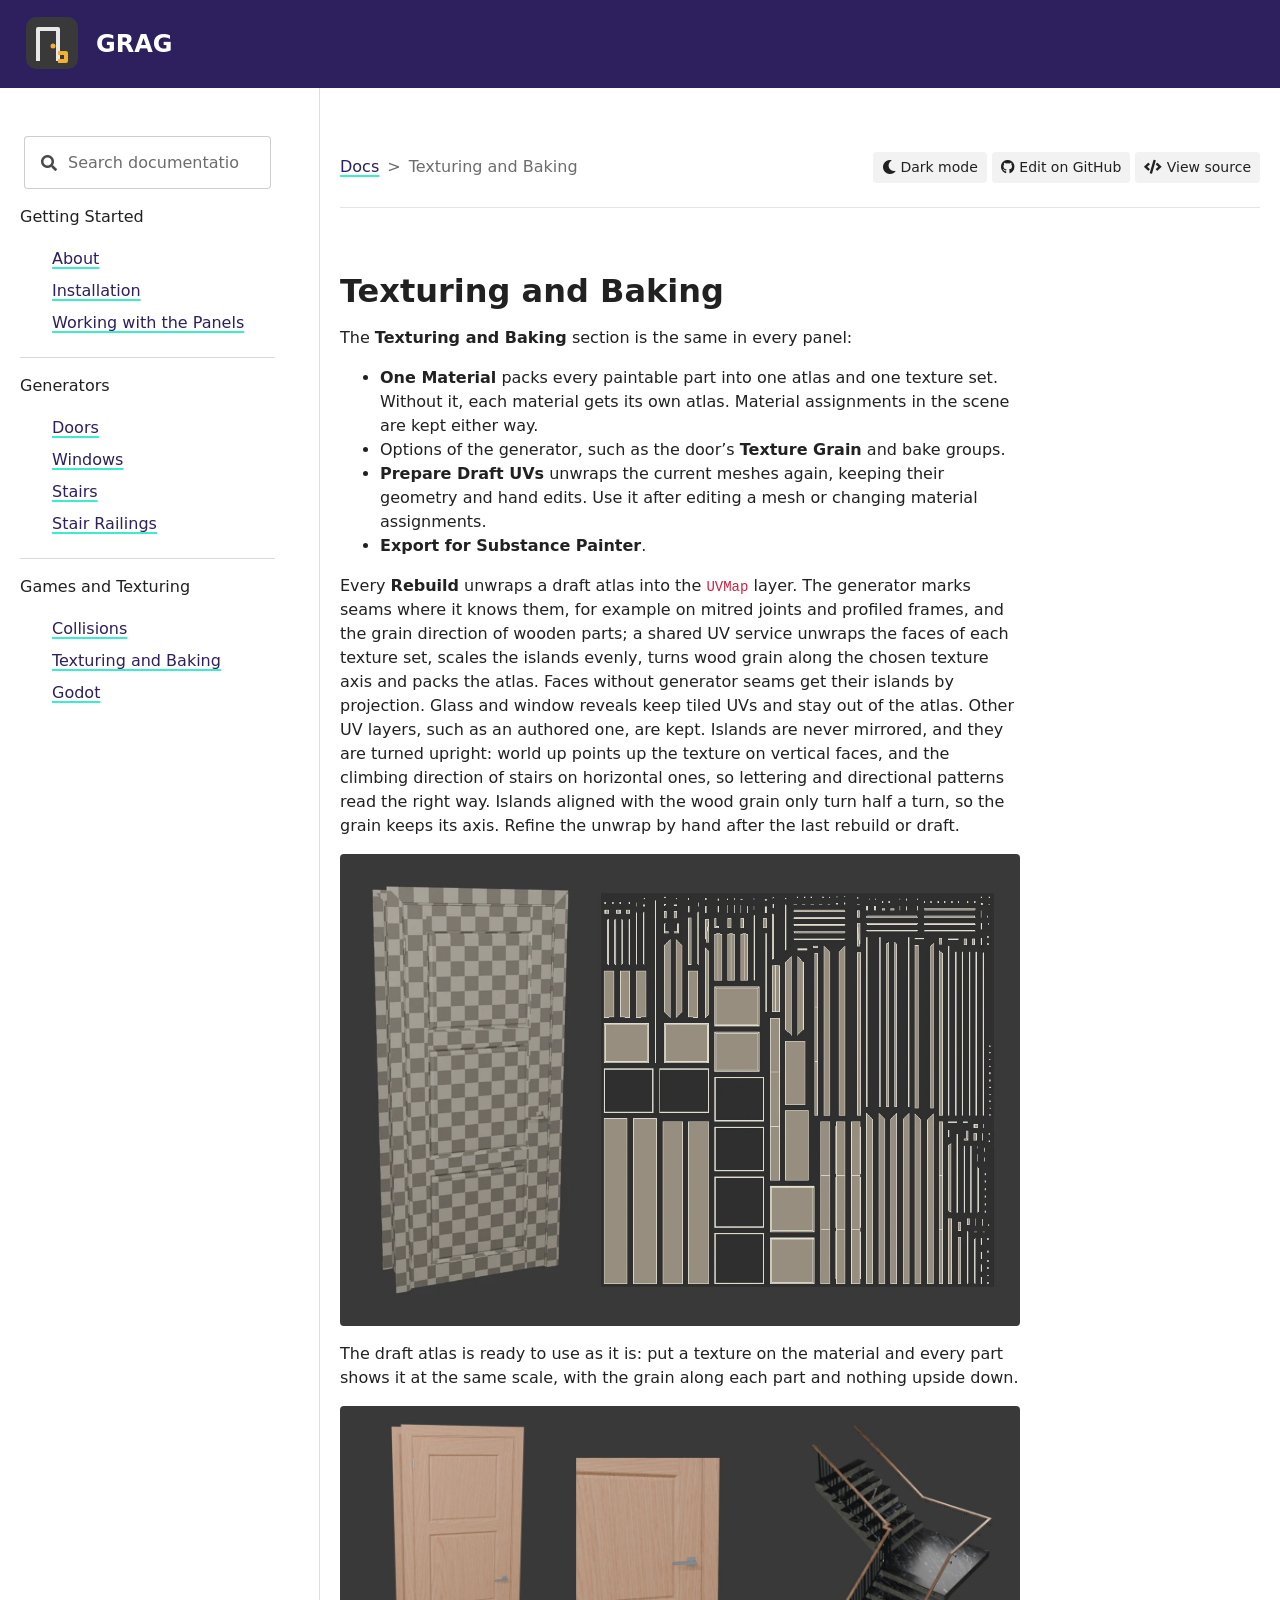
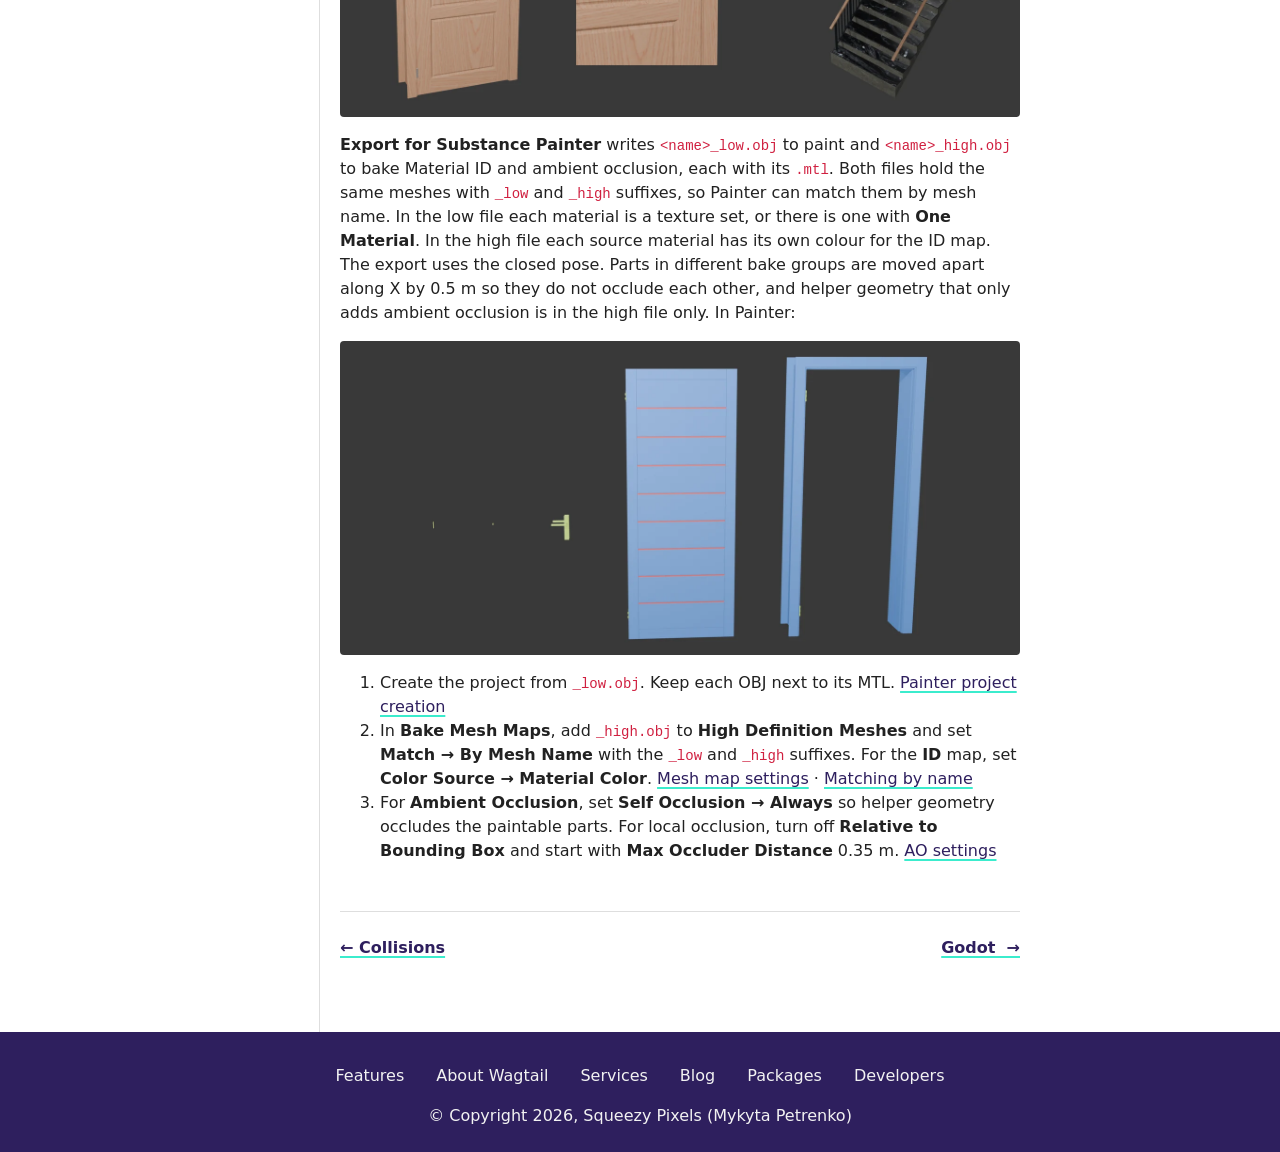
<file: texturing.html>
<!DOCTYPE html>
<html class="no-js" lang="en">
<head>
    <meta charset="utf-8" />
        <meta name="viewport" content="width=device-width, initial-scale=1" />

    <meta name="viewport" content="width=device-width, initial-scale=1.0" />
    
        <title>Texturing and Baking &mdash; GRAG Documentation</title>
    
    <link rel="stylesheet" type="text/css" href="_static/dist/fontawesome.css" />
      <link rel="stylesheet" type="text/css" href="_static/dist/theme.css?v=ea6a6c20" />
      <link rel="stylesheet" type="text/css" href="_static/custom.css?v=e99afcfa" />
            <link rel="author" title="About these documents" href="about.html" />
            <link rel="index" title="Index" href="genindex.html" />
            <link rel="search" title="Search" href="search.html" />
            <link rel="top" title="GRAG Documentation" href="#" />
            <link rel="next" title="Godot" href="godot.html" />
            <link rel="prev" title="Collisions" href="collisions.html" />
    </head>
<body>
    <script type="text/javascript" src="_static/dist/blocking.js"></script>
    <header class="container-fluid bg-primary">
        <a class="btn btn-sm btn-light skip-to-content-link" href="#main">Skip to content</a>
        <div class="container-fluid">
            <div class="navbar navbar-expand-lg navbar-dark font-weight-bold">
                    <a href="https://mykytapetrenko.github.io/GRAG-docs/"
                        title="GRAG"
                        class="logo navbar-brand"
                    >
                        <img src="_static/img/grag_logo.svg" width="64" height="64" alt="GRAG"
                            class="logo-img"
                        />
                        GRAG
                    </a>
                
                
                <button class="navbar-toggler btn btn-primary d-lg-none" type="button" data-toggle="collapse" data-target="#collapseSidebar" aria-expanded="false" aria-controls="collapseExample">
                    <span class="navbar-toggler-icon"></span>
                    <span class="sr-only">menu</span>
                </button>
            </div>
        </div>
    </header>
    <div class="container-fluid">
        <div class="row">
            <aside class="col-12 col-lg-3 sidebar-container">
                <div id="collapseSidebar" class="collapse sticky-top d-lg-block pt-5 pr-lg-4">
<div id="searchbox" class="searchbox mb-6 px-1" role="search">
    <form id="search-form" action="search.html" autocomplete="off" method="get" role="search">
        <div class="input-group">
            <div class="input-group-prepend">
                <div class="input-group-text border-right-0 bg-white py-3 pl-3 pr-2"><span class="fas fa-search"></span></div>
            </div>
            <input class="form-control py-3 pr-3 pl-1 h-100 border-left-0" type="search" name="q" placeholder="Search documentation" aria-label="Search documentation" id="searchinput" />
        </div>
        <input type="hidden" name="check_keywords" value="yes" />
        <input type="hidden" name="area" value="default" />
    </form>
</div><div class="site-toc">
    <nav class="toc mt-3" aria-label="Main menu">
        <p class="caption" role="heading"><span class="caption-text">Getting Started</span></p>
<ul>
<li class="toctree-l1"><a class="reference internal" href="about.html">About</a></li>
<li class="toctree-l1"><a class="reference internal" href="install.html">Installation</a></li>
<li class="toctree-l1"><a class="reference internal" href="workflow.html">Working with the Panels</a></li>
</ul>
<p class="caption" role="heading"><span class="caption-text">Generators</span></p>
<ul>
<li class="toctree-l1"><a class="reference internal" href="doors.html">Doors</a></li>
<li class="toctree-l1"><a class="reference internal" href="windows.html">Windows</a></li>
<li class="toctree-l1"><a class="reference internal" href="stairs.html">Stairs</a></li>
<li class="toctree-l1"><a class="reference internal" href="stairs_railings.html">Stair Railings</a></li>
</ul>
<p class="caption" role="heading"><span class="caption-text">Games and Texturing</span></p>
<ul class="current">
<li class="toctree-l1"><a class="reference internal" href="collisions.html">Collisions</a></li>
<li class="toctree-l1 current"><a class="current reference internal" href="#">Texturing and Baking</a></li>
<li class="toctree-l1"><a class="reference internal" href="godot.html">Godot</a></li>
</ul>

    </nav>
    <template data-toggle-item-template>
        <button class="btn btn-sm btn-link toctree-expand" type="button">
            <span class="sr-only">Toggle menu contents</span>
        </button>
    </template>
</div>
                    <div class="d-lg-none border-bottom">
                        
                    </div>
                </div>
            </aside>
            <div class="col-12 col-lg-9 pt-5">
                <header class="row align-items-baseline">
                    <div class="col">
                        <nav aria-label="breadcrumb">
    <ol class="breadcrumb m-0 p-0 bg-transparent">
        <li class="breadcrumb-item"><a href="index.html">Docs</a></li>
        <li class="breadcrumb-item active" aria-current="page">Texturing and Baking</li>
    </ol>
</nav>
                    </div>
                    <div class="col-sm-12 col-lg-auto mt-3 mt-lg-3">
                        <noscript>
                            <p>JavaScript is required to toggle light/dark mode..</p>
                        </noscript>
                        <button id="wagtail-theme" class="btn btn-sm btn-light text-decoration-none" type="button">
                            <span class="dark-only"><i class="fas fa-sun"></i> Light mode</span>
                            <span class="light-only"><i class="fas fa-moon"></i> Dark mode</span>
                        </button>
    <a class="btn btn-sm btn-light text-decoration-none" href="https://github.com/MykytaPetrenko/GRAG-docs/tree/main/docs/texturing.md" rel="nofollow">
        <span class="btn-icon"><span class="fab fa-github"></span></span>
        <span class="btn-text">Edit on GitHub</span>
    </a>
    <a class="btn btn-sm btn-light text-decoration-none" href="_sources/texturing.md.txt" rel="nofollow">
        <span class="btn-icon"><span class="fas fa-code"></span></span>
        <span class="btn-text">View source</span>
    </a>
                        
                    </div>
                </header>
                <div class="row" >
                    <div class="col-12">
                        <hr class="w-100 my-4">
                    </div>
                </div>
                <div class="row">
                    <div class="col-12 col-lg-9 order-last order-lg-first rst-content">
                        <main role="main" id="main">
    <section id="texturing-and-baking">
<h1>Texturing and Baking<a class="headerlink" href="#texturing-and-baking" title="Link to this heading">¶</a></h1>
<p>The <strong>Texturing and Baking</strong> section is the same in every panel:</p>
<ul class="simple">
<li><p><strong>One Material</strong> packs every paintable part into one atlas and one texture set. Without it, each material gets its own atlas. Material assignments in the scene are kept either way.</p></li>
<li><p>Options of the generator, such as the door’s <strong>Texture Grain</strong> and bake groups.</p></li>
<li><p><strong>Prepare Draft UVs</strong> unwraps the current meshes again, keeping their geometry and hand edits. Use it after editing a mesh or changing material assignments.</p></li>
<li><p><strong>Export for Substance Painter</strong>.</p></li>
</ul>
<p>Every <strong>Rebuild</strong> unwraps a draft atlas into the <code class="docutils literal notranslate"><span class="pre">UVMap</span></code> layer. The generator marks seams where it knows them, for example on mitred joints and profiled frames, and the grain direction of wooden parts; a shared UV service unwraps the faces of each texture set, scales the islands evenly, turns wood grain along the chosen texture axis and packs the atlas. Faces without generator seams get their islands by projection. Glass and window reveals keep tiled UVs and stay out of the atlas. Other UV layers, such as an authored one, are kept. Islands are never mirrored, and they are turned upright: world up points up the texture on vertical faces, and the climbing direction of stairs on horizontal ones, so lettering and directional patterns read the right way. Islands aligned with the wood grain only turn half a turn, so the grain keeps its axis. Refine the unwrap by hand after the last rebuild or draft.</p>
<p><img alt="A door with a checker on its draft atlas, and the atlas. Every part has the same texel density." src="_images/texturing-atlas.webp" /></p>
<p>The draft atlas is ready to use as it is: put a texture on the material and every part shows it at the same scale, with the grain along each part and nothing upside down.</p>
<p><img alt="The draft atlases with wood veneer, marble and concrete, straight after Rebuild, with no UV editing." src="_images/texturing-ready.webp" /></p>
<p><strong>Export for Substance Painter</strong> writes <code class="docutils literal notranslate"><span class="pre">&lt;name&gt;_low.obj</span></code> to paint and <code class="docutils literal notranslate"><span class="pre">&lt;name&gt;_high.obj</span></code> to bake Material ID and ambient occlusion, each with its <code class="docutils literal notranslate"><span class="pre">.mtl</span></code>. Both files hold the same meshes with <code class="docutils literal notranslate"><span class="pre">_low</span></code> and <code class="docutils literal notranslate"><span class="pre">_high</span></code> suffixes, so Painter can match them by mesh name. In the low file each material is a texture set, or there is one with <strong>One Material</strong>. In the high file each source material has its own colour for the ID map. The export uses the closed pose. Parts in different bake groups are moved apart along X by 0.5 m so they do not occlude each other, and helper geometry that only adds ambient occlusion is in the high file only. In Painter:</p>
<p><img alt="The high bake file of a door: each material in its ID colour, the handle group and the leaf moved apart from the frame." src="_images/painter-bake.webp" /></p>
<ol class="arabic simple">
<li><p>Create the project from <code class="docutils literal notranslate"><span class="pre">_low.obj</span></code>. Keep each OBJ next to its MTL. <a class="reference external" href="https://experienceleague.adobe.com/en/docs/substance-3d-painter/using/getting-started/project-creation">Painter project creation</a></p></li>
<li><p>In <strong>Bake Mesh Maps</strong>, add <code class="docutils literal notranslate"><span class="pre">_high.obj</span></code> to <strong>High Definition Meshes</strong> and set <strong>Match → By Mesh Name</strong> with the <code class="docutils literal notranslate"><span class="pre">_low</span></code> and <code class="docutils literal notranslate"><span class="pre">_high</span></code> suffixes. For the <strong>ID</strong> map, set <strong>Color Source → Material Color</strong>. <a class="reference external" href="https://experienceleague.adobe.com/en/docs/substance-3d-painter/using/baking/mesh-map-settings">Mesh map settings</a> · <a class="reference external" href="https://experienceleague.adobe.com/en/docs/substance-3d/bakers/features/matching-by-name">Matching by name</a></p></li>
<li><p>For <strong>Ambient Occlusion</strong>, set <strong>Self Occlusion → Always</strong> so helper geometry occludes the paintable parts. For local occlusion, turn off <strong>Relative to Bounding Box</strong> and start with <strong>Max Occluder Distance</strong> 0.35 m. <a class="reference external" href="https://experienceleague.adobe.com/en/docs/substance-3d/bakers/bakers-settings/ambient-occlusion-from-mesh">AO settings</a></p></li>
</ol>
</section>

</main>
                        <nav aria-label="Page navigation" class="py-4 my-5 clearfix font-weight-bold border-top">
    <a class="float-left" href="collisions.html" title="Previous">
        <span aria-hidden="true">←&nbsp;</span>Collisions
    </a>
    <a class="float-right" href="godot.html" title="Next">
        Godot <span aria-hidden="true">&nbsp;→</span>
    </a>
</nav>
                    </div>
                    
                </div>
            </div>
        </div>
    </div>
    <footer class="container-fluid bg-primary text-light">
        <div class="container">
            <div class="row">
        <div class="col p-4">
            
                <nav aria-label="Footer">
                    <ul class="nav justify-content-center mb-2">
                        
                            
                            
                            <li class="nav-item"><a class="nav-link text-light"  href="https://wagtail.org/features/">Features</a></li>
                        
                            
                            
                            <li class="nav-item"><a class="nav-link text-light"  href="https://wagtail.org/about-wagtail/"> About Wagtail</a></li>
                        
                            
                            
                            <li class="nav-item"><a class="nav-link text-light"  href="https://wagtail.org/services/"> Services</a></li>
                        
                            
                            
                            <li class="nav-item"><a class="nav-link text-light"  href="https://wagtail.org/blog/"> Blog</a></li>
                        
                            
                            
                            <li class="nav-item"><a class="nav-link text-light"  href="https://wagtail.org/packages/"> Packages</a></li>
                        
                            
                            
                            <li class="nav-item"><a class="nav-link text-light"  href="https://wagtail.org/developers/"> Developers</a></li>
                        
                    </ul>
                </nav>
            
            <div class="text-center">
                <p style="display: none">
                    <a class="text-light" href="https://github.com/wagtail/sphinx_wagtail_theme" rel="nofollow" target="_blank">
                        Wagtail Sphinx Theme 6.3.0
                    </a>
                </p>
            </div>
            <div class="text-center">
                    &copy; Copyright 2026, Squeezy Pixels (Mykyta Petrenko)
            </div>
        </div>
    </div>
        </div>
    </footer>
        <script src="_static/documentation_options.js?v=39bb1c6d"></script>
        <script src="_static/doctools.js?v=9a2dae69"></script>
        <script src="_static/sphinx_highlight.js?v=dc90522c"></script>
        <script type="text/javascript" src="_static/dist/theme.js"></script>
        <script type="text/javascript" src="_static/dist/vendor.js"></script>
        <script type="text/javascript" src="_static/searchtools.js"></script>
        <script type="text/javascript" src="_static/language_data.js"></script>
        <script type="text/javascript">
            document.addEventListener('DOMContentLoaded', function() { Search.loadIndex("searchindex.js"); });
        </script>
        <script type="text/javascript" id="searchindexloader"></script>
    </body>
</html>
</file>
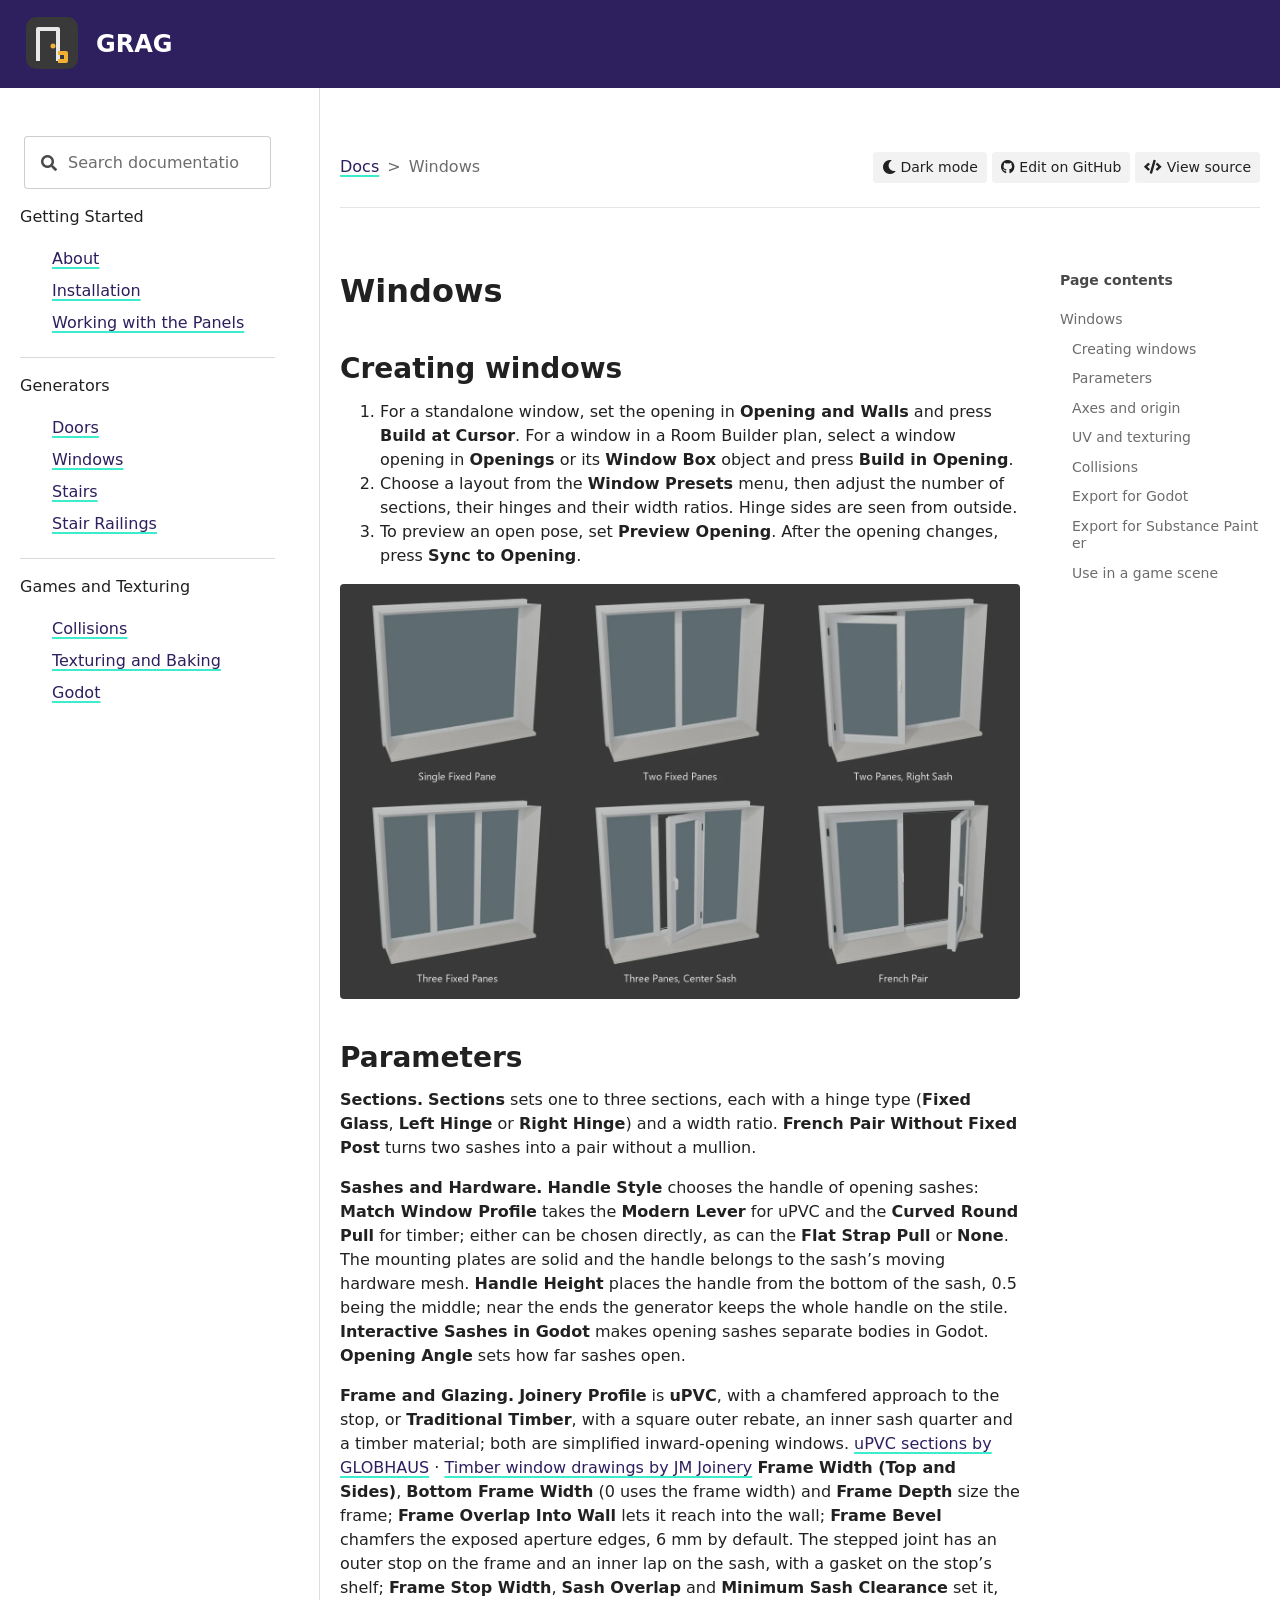
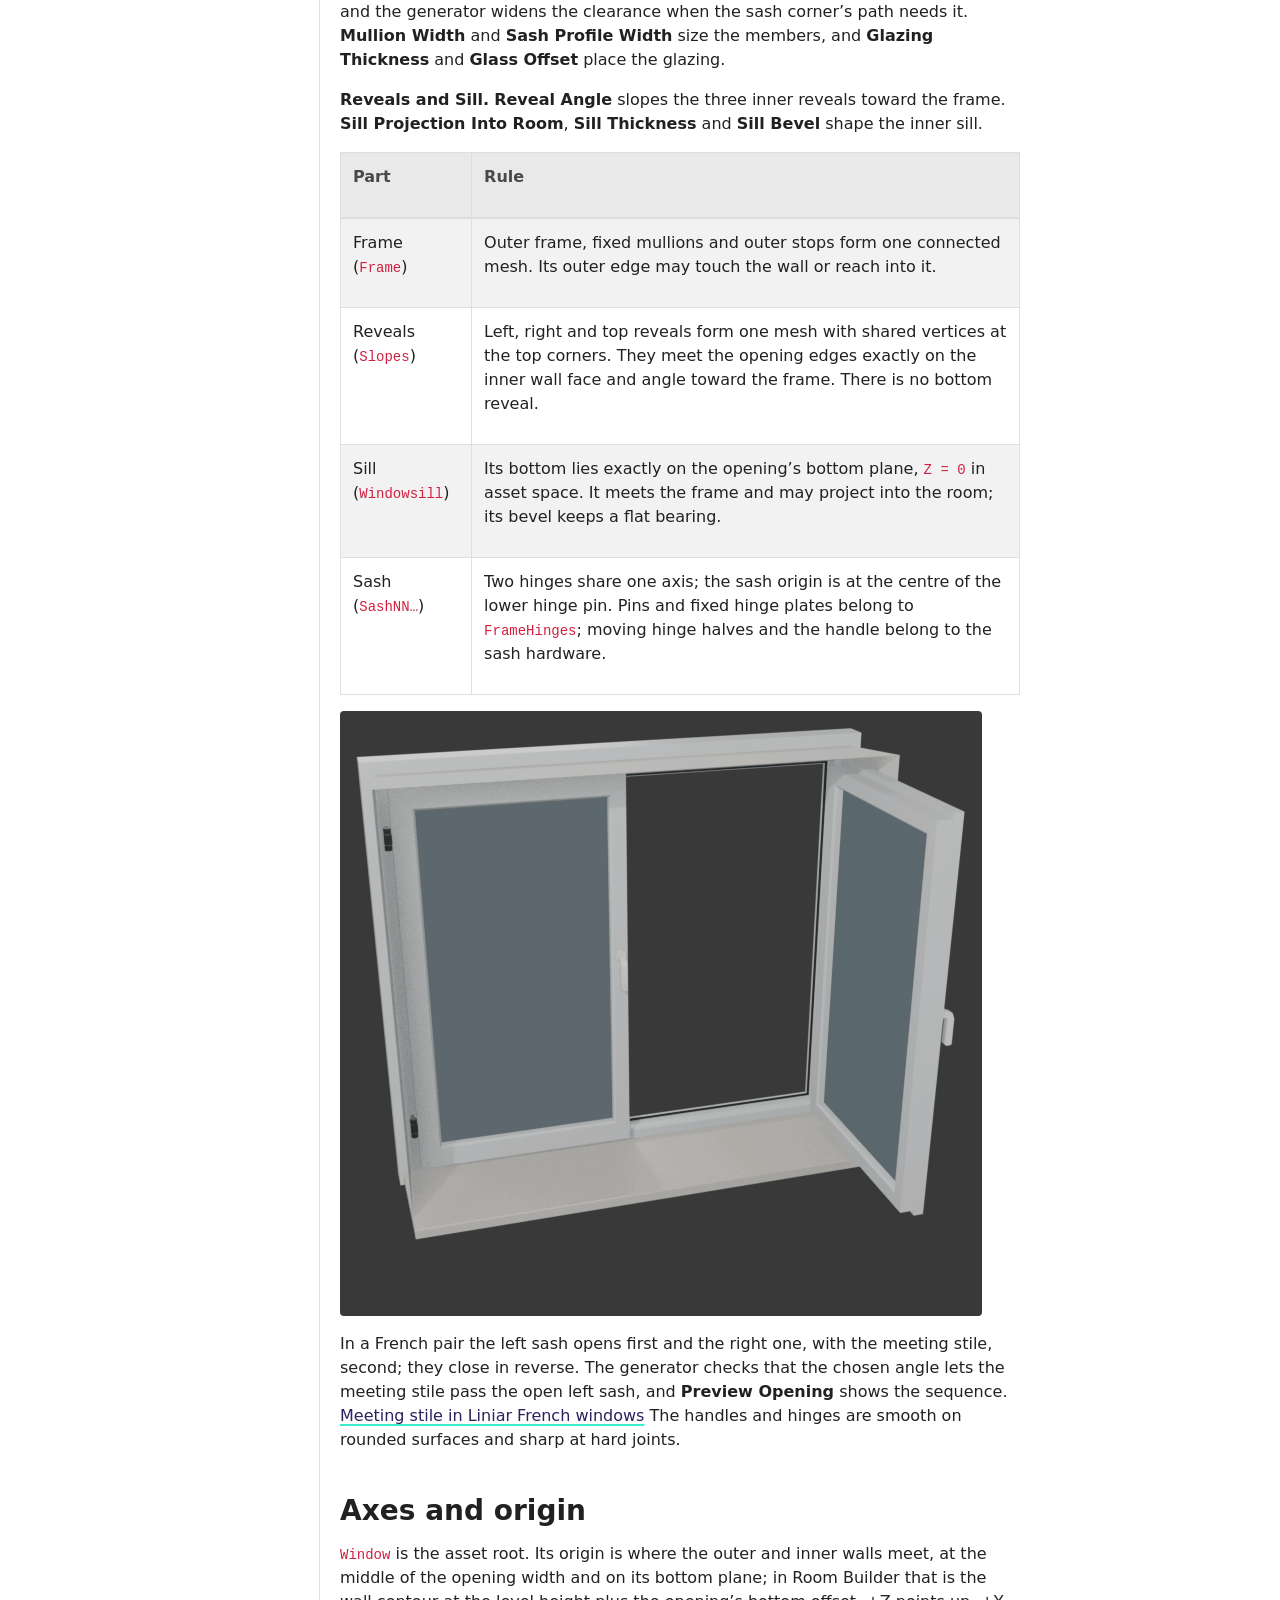
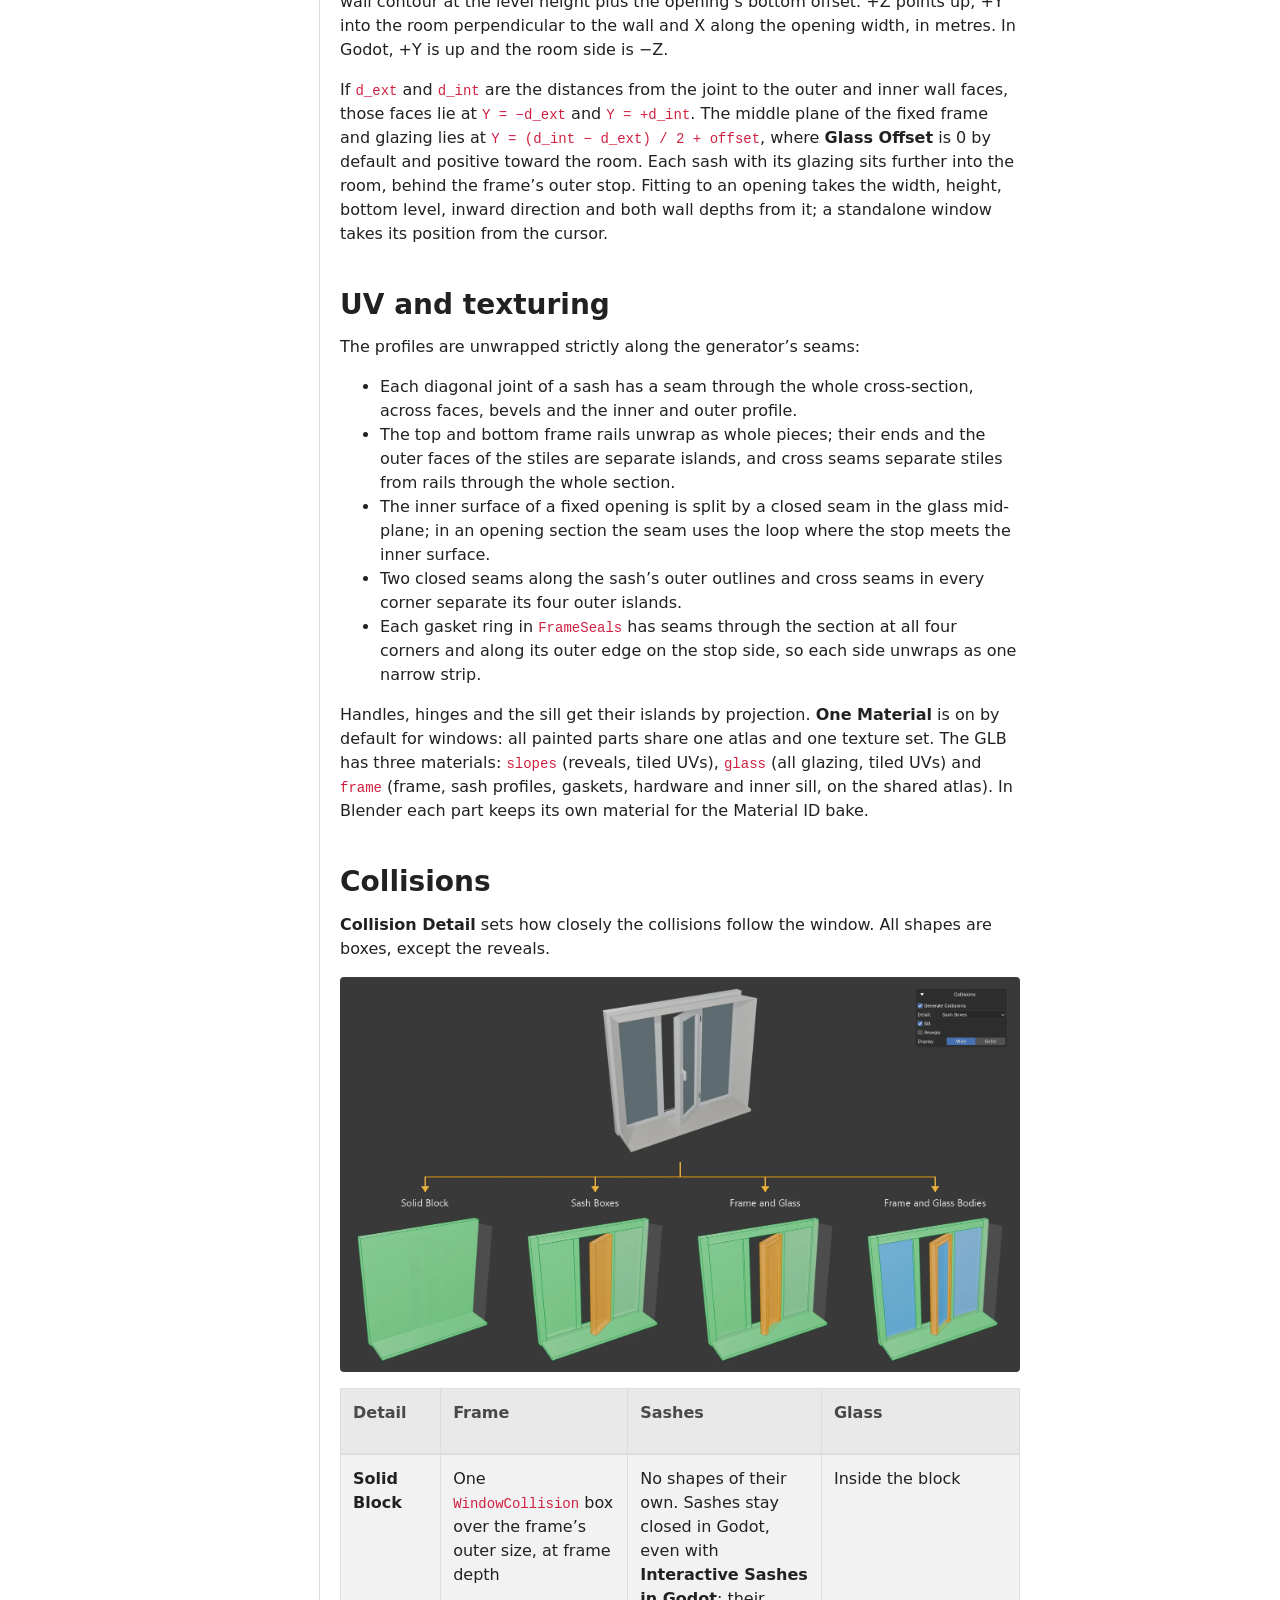
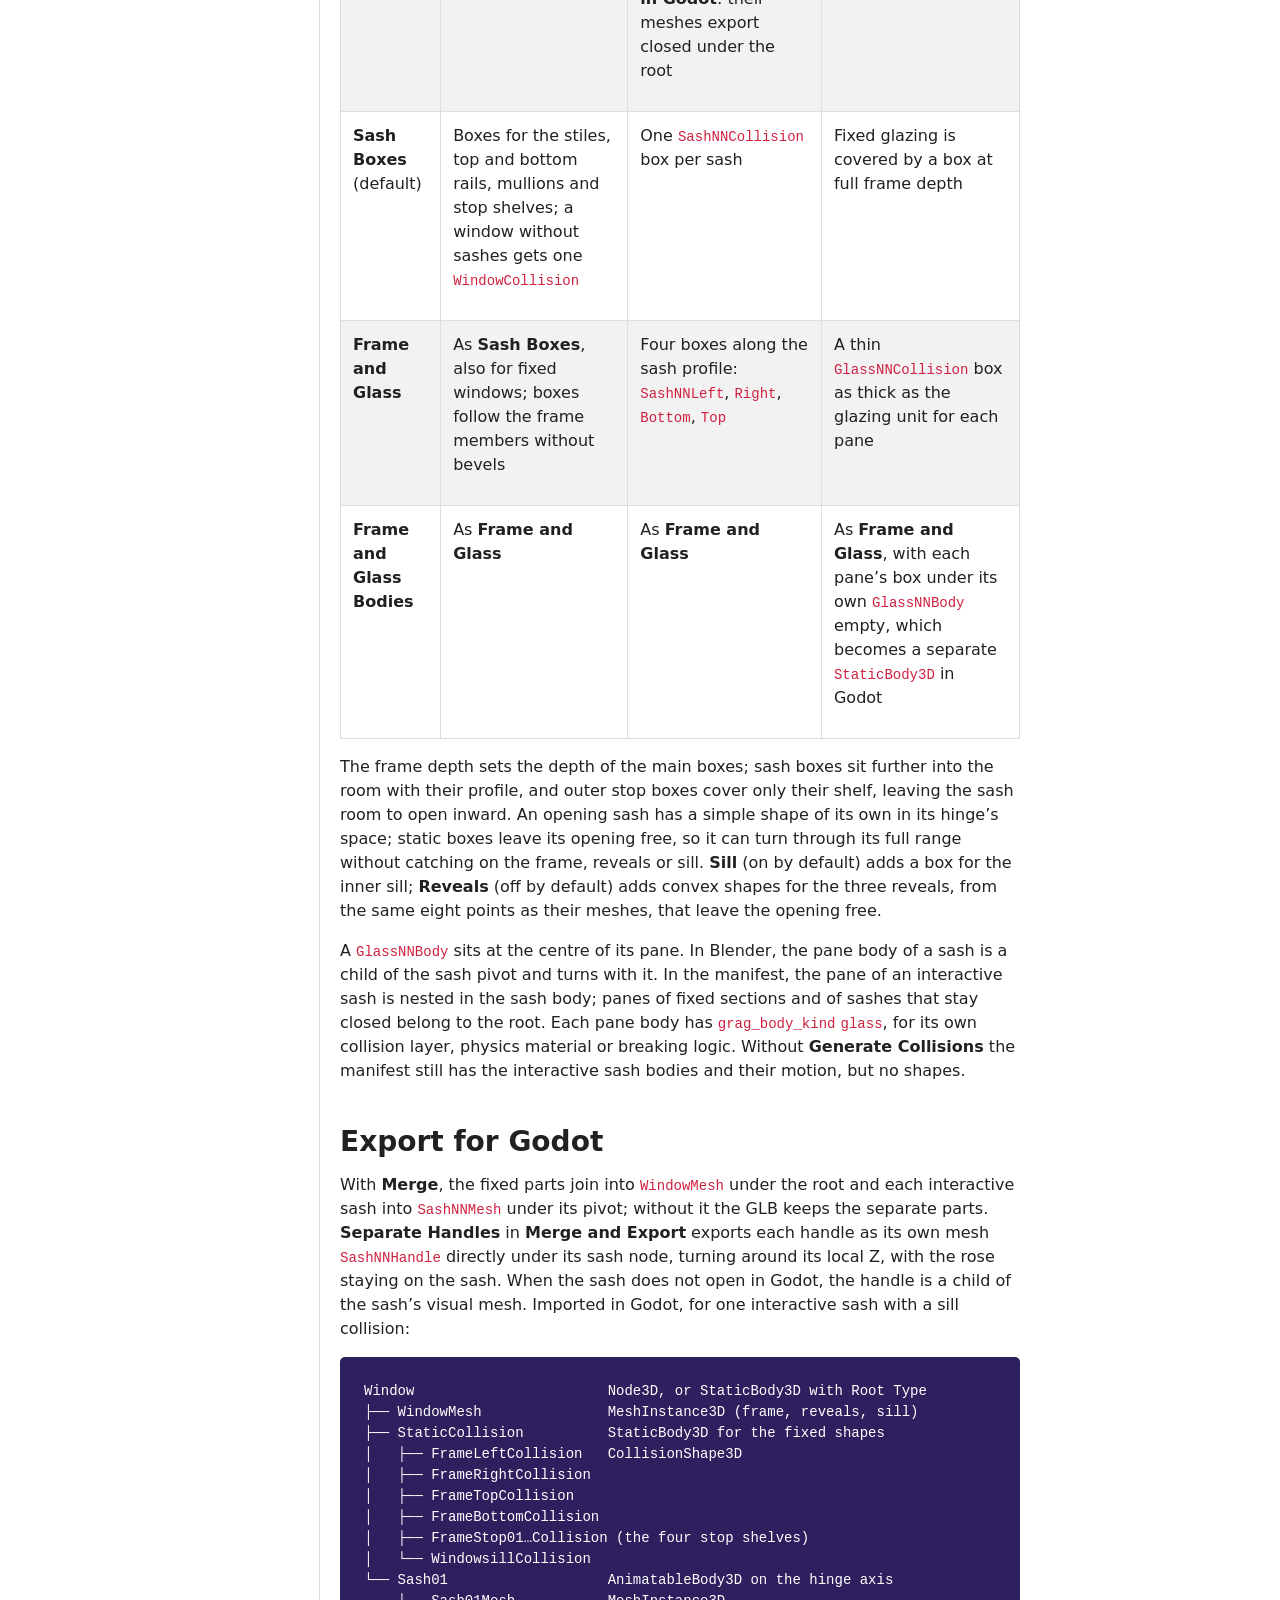
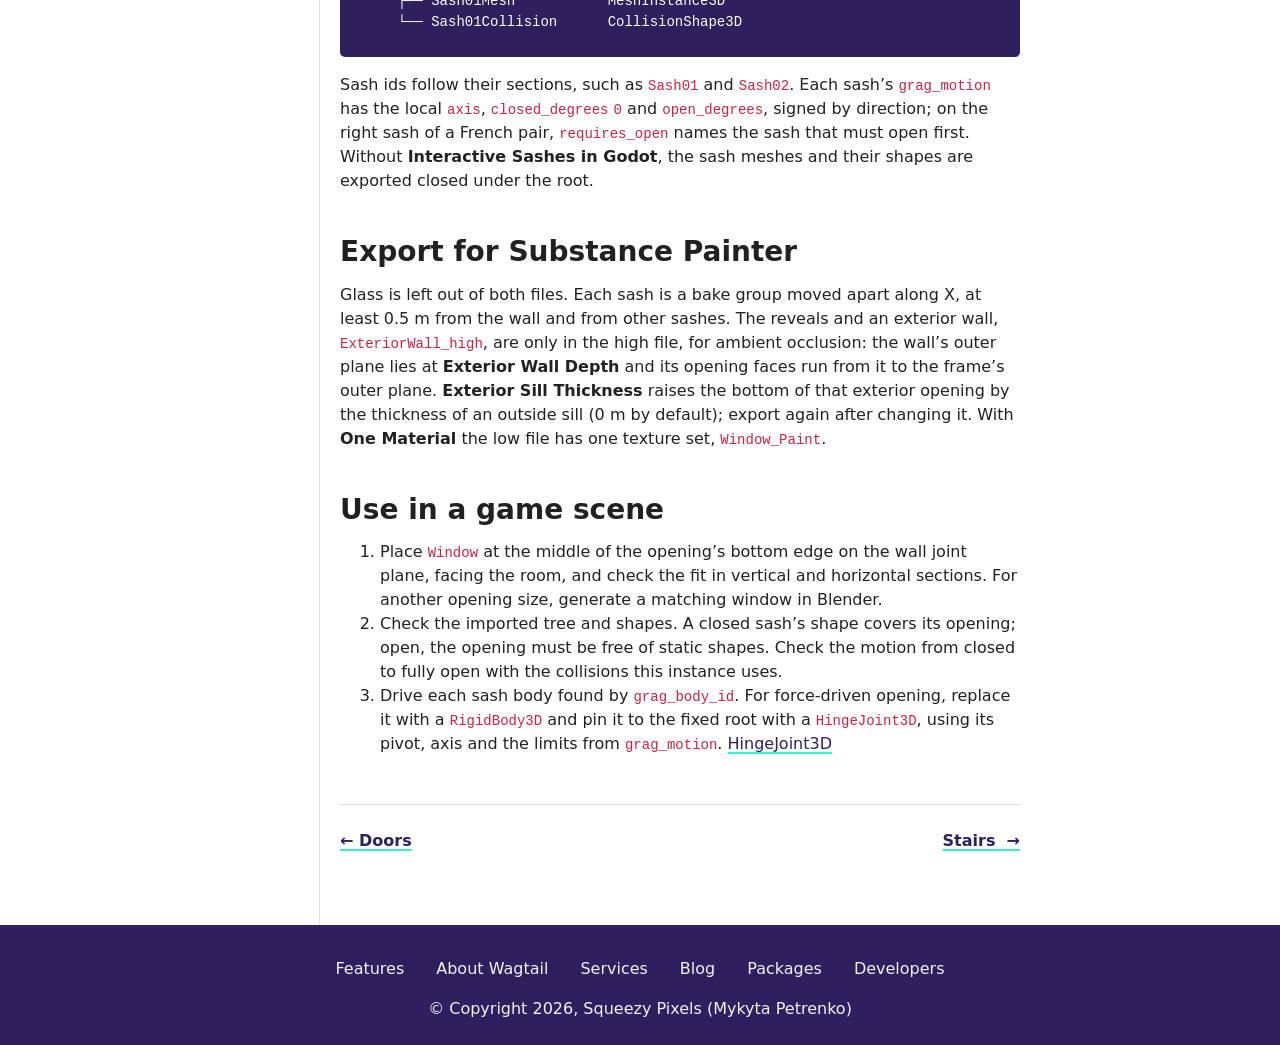
<file: windows.html>
<!DOCTYPE html>
<html class="no-js" lang="en">
<head>
    <meta charset="utf-8" />
        <meta name="viewport" content="width=device-width, initial-scale=1" />

    <meta name="viewport" content="width=device-width, initial-scale=1.0" />
    
        <title>Windows &mdash; GRAG Documentation</title>
    
    <link rel="stylesheet" type="text/css" href="_static/dist/fontawesome.css" />
      <link rel="stylesheet" type="text/css" href="_static/dist/theme.css?v=ea6a6c20" />
      <link rel="stylesheet" type="text/css" href="_static/custom.css?v=e99afcfa" />
            <link rel="author" title="About these documents" href="about.html" />
            <link rel="index" title="Index" href="genindex.html" />
            <link rel="search" title="Search" href="search.html" />
            <link rel="top" title="GRAG Documentation" href="#" />
            <link rel="next" title="Stairs" href="stairs.html" />
            <link rel="prev" title="Doors" href="doors.html" />
    </head>
<body>
    <script type="text/javascript" src="_static/dist/blocking.js"></script>
    <header class="container-fluid bg-primary">
        <a class="btn btn-sm btn-light skip-to-content-link" href="#main">Skip to content</a>
        <div class="container-fluid">
            <div class="navbar navbar-expand-lg navbar-dark font-weight-bold">
                    <a href="https://mykytapetrenko.github.io/GRAG-docs/"
                        title="GRAG"
                        class="logo navbar-brand"
                    >
                        <img src="_static/img/grag_logo.svg" width="64" height="64" alt="GRAG"
                            class="logo-img"
                        />
                        GRAG
                    </a>
                
                
                <button class="navbar-toggler btn btn-primary d-lg-none" type="button" data-toggle="collapse" data-target="#collapseSidebar" aria-expanded="false" aria-controls="collapseExample">
                    <span class="navbar-toggler-icon"></span>
                    <span class="sr-only">menu</span>
                </button>
            </div>
        </div>
    </header>
    <div class="container-fluid">
        <div class="row">
            <aside class="col-12 col-lg-3 sidebar-container">
                <div id="collapseSidebar" class="collapse sticky-top d-lg-block pt-5 pr-lg-4">
<div id="searchbox" class="searchbox mb-6 px-1" role="search">
    <form id="search-form" action="search.html" autocomplete="off" method="get" role="search">
        <div class="input-group">
            <div class="input-group-prepend">
                <div class="input-group-text border-right-0 bg-white py-3 pl-3 pr-2"><span class="fas fa-search"></span></div>
            </div>
            <input class="form-control py-3 pr-3 pl-1 h-100 border-left-0" type="search" name="q" placeholder="Search documentation" aria-label="Search documentation" id="searchinput" />
        </div>
        <input type="hidden" name="check_keywords" value="yes" />
        <input type="hidden" name="area" value="default" />
    </form>
</div><div class="site-toc">
    <nav class="toc mt-3" aria-label="Main menu">
        <p class="caption" role="heading"><span class="caption-text">Getting Started</span></p>
<ul>
<li class="toctree-l1"><a class="reference internal" href="about.html">About</a></li>
<li class="toctree-l1"><a class="reference internal" href="install.html">Installation</a></li>
<li class="toctree-l1"><a class="reference internal" href="workflow.html">Working with the Panels</a></li>
</ul>
<p class="caption" role="heading"><span class="caption-text">Generators</span></p>
<ul class="current">
<li class="toctree-l1"><a class="reference internal" href="doors.html">Doors</a></li>
<li class="toctree-l1 current"><a class="current reference internal" href="#">Windows</a></li>
<li class="toctree-l1"><a class="reference internal" href="stairs.html">Stairs</a></li>
<li class="toctree-l1"><a class="reference internal" href="stairs_railings.html">Stair Railings</a></li>
</ul>
<p class="caption" role="heading"><span class="caption-text">Games and Texturing</span></p>
<ul>
<li class="toctree-l1"><a class="reference internal" href="collisions.html">Collisions</a></li>
<li class="toctree-l1"><a class="reference internal" href="texturing.html">Texturing and Baking</a></li>
<li class="toctree-l1"><a class="reference internal" href="godot.html">Godot</a></li>
</ul>

    </nav>
    <template data-toggle-item-template>
        <button class="btn btn-sm btn-link toctree-expand" type="button">
            <span class="sr-only">Toggle menu contents</span>
        </button>
    </template>
</div>
                    <div class="d-lg-none border-bottom">
                        
                    </div>
                </div>
            </aside>
            <div class="col-12 col-lg-9 pt-5">
                <header class="row align-items-baseline">
                    <div class="col">
                        <nav aria-label="breadcrumb">
    <ol class="breadcrumb m-0 p-0 bg-transparent">
        <li class="breadcrumb-item"><a href="index.html">Docs</a></li>
        <li class="breadcrumb-item active" aria-current="page">Windows</li>
    </ol>
</nav>
                    </div>
                    <div class="col-sm-12 col-lg-auto mt-3 mt-lg-3">
                        <noscript>
                            <p>JavaScript is required to toggle light/dark mode..</p>
                        </noscript>
                        <button id="wagtail-theme" class="btn btn-sm btn-light text-decoration-none" type="button">
                            <span class="dark-only"><i class="fas fa-sun"></i> Light mode</span>
                            <span class="light-only"><i class="fas fa-moon"></i> Dark mode</span>
                        </button>
    <a class="btn btn-sm btn-light text-decoration-none" href="https://github.com/MykytaPetrenko/GRAG-docs/tree/main/docs/windows.md" rel="nofollow">
        <span class="btn-icon"><span class="fab fa-github"></span></span>
        <span class="btn-text">Edit on GitHub</span>
    </a>
    <a class="btn btn-sm btn-light text-decoration-none" href="_sources/windows.md.txt" rel="nofollow">
        <span class="btn-icon"><span class="fas fa-code"></span></span>
        <span class="btn-text">View source</span>
    </a>
                        
                    </div>
                </header>
                <div class="row" >
                    <div class="col-12">
                        <hr class="w-100 my-4">
                    </div>
                </div>
                <div class="row">
                    <div class="col-12 col-lg-9 order-last order-lg-first rst-content">
                        <main role="main" id="main">
    <section id="windows">
<h1>Windows<a class="headerlink" href="#windows" title="Link to this heading">¶</a></h1>
<section id="creating-windows">
<h2>Creating windows<a class="headerlink" href="#creating-windows" title="Link to this heading">¶</a></h2>
<ol class="arabic simple">
<li><p>For a standalone window, set the opening in <strong>Opening and Walls</strong> and press <strong>Build at Cursor</strong>. For a window in a Room Builder plan, select a window opening in <strong>Openings</strong> or its <strong>Window Box</strong> object and press <strong>Build in Opening</strong>.</p></li>
<li><p>Choose a layout from the <strong>Window Presets</strong> menu, then adjust the number of sections, their hinges and their width ratios. Hinge sides are seen from outside.</p></li>
<li><p>To preview an open pose, set <strong>Preview Opening</strong>. After the opening changes, press <strong>Sync to Opening</strong>.</p></li>
</ol>
<p><img alt="The six layout presets, seen from the room." src="_images/window-presets.webp" /></p>
</section>
<section id="parameters">
<h2>Parameters<a class="headerlink" href="#parameters" title="Link to this heading">¶</a></h2>
<p><strong>Sections.</strong> <strong>Sections</strong> sets one to three sections, each with a hinge type (<strong>Fixed Glass</strong>, <strong>Left Hinge</strong> or <strong>Right Hinge</strong>) and a width ratio. <strong>French Pair Without Fixed Post</strong> turns two sashes into a pair without a mullion.</p>
<p><strong>Sashes and Hardware.</strong> <strong>Handle Style</strong> chooses the handle of opening sashes: <strong>Match Window Profile</strong> takes the <strong>Modern Lever</strong> for uPVC and the <strong>Curved Round Pull</strong> for timber; either can be chosen directly, as can the <strong>Flat Strap Pull</strong> or <strong>None</strong>. The mounting plates are solid and the handle belongs to the sash’s moving hardware mesh. <strong>Handle Height</strong> places the handle from the bottom of the sash, 0.5 being the middle; near the ends the generator keeps the whole handle on the stile. <strong>Interactive Sashes in Godot</strong> makes opening sashes separate bodies in Godot. <strong>Opening Angle</strong> sets how far sashes open.</p>
<p><strong>Frame and Glazing.</strong> <strong>Joinery Profile</strong> is <strong>uPVC</strong>, with a chamfered approach to the stop, or <strong>Traditional Timber</strong>, with a square outer rebate, an inner sash quarter and a timber material; both are simplified inward-opening windows. <a class="reference external" href="https://www.globhaus.com/cad/">uPVC sections by GLOBHAUS</a> · <a class="reference external" href="https://jmjoinery.co.uk/windows/timber-windows/flush-casement-windows/">Timber window drawings by JM Joinery</a> <strong>Frame Width (Top and Sides)</strong>, <strong>Bottom Frame Width</strong> (0 uses the frame width) and <strong>Frame Depth</strong> size the frame; <strong>Frame Overlap Into Wall</strong> lets it reach into the wall; <strong>Frame Bevel</strong> chamfers the exposed aperture edges, 6 mm by default. The stepped joint has an outer stop on the frame and an inner lap on the sash, with a gasket on the stop’s shelf; <strong>Frame Stop Width</strong>, <strong>Sash Overlap</strong> and <strong>Minimum Sash Clearance</strong> set it, and the generator widens the clearance when the sash corner’s path needs it. <strong>Mullion Width</strong> and <strong>Sash Profile Width</strong> size the members, and <strong>Glazing Thickness</strong> and <strong>Glass Offset</strong> place the glazing.</p>
<p><strong>Reveals and Sill.</strong> <strong>Reveal Angle</strong> slopes the three inner reveals toward the frame. <strong>Sill Projection Into Room</strong>, <strong>Sill Thickness</strong> and <strong>Sill Bevel</strong> shape the inner sill.</p>
<table class="docutils align-default">
<thead>
<tr class="row-odd"><th class="head"><p>Part</p></th>
<th class="head"><p>Rule</p></th>
</tr>
</thead>
<tbody>
<tr class="row-even"><td><p>Frame (<code class="docutils literal notranslate"><span class="pre">Frame</span></code>)</p></td>
<td><p>Outer frame, fixed mullions and outer stops form one connected mesh. Its outer edge may touch the wall or reach into it.</p></td>
</tr>
<tr class="row-odd"><td><p>Reveals (<code class="docutils literal notranslate"><span class="pre">Slopes</span></code>)</p></td>
<td><p>Left, right and top reveals form one mesh with shared vertices at the top corners. They meet the opening edges exactly on the inner wall face and angle toward the frame. There is no bottom reveal.</p></td>
</tr>
<tr class="row-even"><td><p>Sill (<code class="docutils literal notranslate"><span class="pre">Windowsill</span></code>)</p></td>
<td><p>Its bottom lies exactly on the opening’s bottom plane, <code class="docutils literal notranslate"><span class="pre">Z</span> <span class="pre">=</span> <span class="pre">0</span></code> in asset space. It meets the frame and may project into the room; its bevel keeps a flat bearing.</p></td>
</tr>
<tr class="row-odd"><td><p>Sash (<code class="docutils literal notranslate"><span class="pre">SashNN…</span></code>)</p></td>
<td><p>Two hinges share one axis; the sash origin is at the centre of the lower hinge pin. Pins and fixed hinge plates belong to <code class="docutils literal notranslate"><span class="pre">FrameHinges</span></code>; moving hinge halves and the handle belong to the sash hardware.</p></td>
</tr>
</tbody>
</table>
<p><img alt="Preview Opening on a French pair: the left sash opens first, then the sash with the meeting stile." src="_images/window-french.gif" /></p>
<p>In a French pair the left sash opens first and the right one, with the meeting stile, second; they close in reverse. The generator checks that the chosen angle lets the meeting stile pass the open left sash, and <strong>Preview Opening</strong> shows the sequence. <a class="reference external" href="https://www.liniar.co.uk/upvc-windows/french">Meeting stile in Liniar French windows</a> The handles and hinges are smooth on rounded surfaces and sharp at hard joints.</p>
</section>
<section id="axes-and-origin">
<h2>Axes and origin<a class="headerlink" href="#axes-and-origin" title="Link to this heading">¶</a></h2>
<p><code class="docutils literal notranslate"><span class="pre">Window</span></code> is the asset root. Its origin is where the outer and inner walls meet, at the middle of the opening width and on its bottom plane; in Room Builder that is the wall contour at the level height plus the opening’s bottom offset. +Z points up, +Y into the room perpendicular to the wall and X along the opening width, in metres. In Godot, +Y is up and the room side is −Z.</p>
<p>If <code class="docutils literal notranslate"><span class="pre">d_ext</span></code> and <code class="docutils literal notranslate"><span class="pre">d_int</span></code> are the distances from the joint to the outer and inner wall faces, those faces lie at <code class="docutils literal notranslate"><span class="pre">Y</span> <span class="pre">=</span> <span class="pre">−d_ext</span></code> and <code class="docutils literal notranslate"><span class="pre">Y</span> <span class="pre">=</span> <span class="pre">+d_int</span></code>. The middle plane of the fixed frame and glazing lies at <code class="docutils literal notranslate"><span class="pre">Y</span> <span class="pre">=</span> <span class="pre">(d_int</span> <span class="pre">−</span> <span class="pre">d_ext)</span> <span class="pre">/</span> <span class="pre">2</span> <span class="pre">+</span> <span class="pre">offset</span></code>, where <strong>Glass Offset</strong> is 0 by default and positive toward the room. Each sash with its glazing sits further into the room, behind the frame’s outer stop. Fitting to an opening takes the width, height, bottom level, inward direction and both wall depths from it; a standalone window takes its position from the cursor.</p>
</section>
<section id="uv-and-texturing">
<h2>UV and texturing<a class="headerlink" href="#uv-and-texturing" title="Link to this heading">¶</a></h2>
<p>The profiles are unwrapped strictly along the generator’s seams:</p>
<ul class="simple">
<li><p>Each diagonal joint of a sash has a seam through the whole cross-section, across faces, bevels and the inner and outer profile.</p></li>
<li><p>The top and bottom frame rails unwrap as whole pieces; their ends and the outer faces of the stiles are separate islands, and cross seams separate stiles from rails through the whole section.</p></li>
<li><p>The inner surface of a fixed opening is split by a closed seam in the glass mid-plane; in an opening section the seam uses the loop where the stop meets the inner surface.</p></li>
<li><p>Two closed seams along the sash’s outer outlines and cross seams in every corner separate its four outer islands.</p></li>
<li><p>Each gasket ring in <code class="docutils literal notranslate"><span class="pre">FrameSeals</span></code> has seams through the section at all four corners and along its outer edge on the stop side, so each side unwraps as one narrow strip.</p></li>
</ul>
<p>Handles, hinges and the sill get their islands by projection. <strong>One Material</strong> is on by default for windows: all painted parts share one atlas and one texture set. The GLB has three materials: <code class="docutils literal notranslate"><span class="pre">slopes</span></code> (reveals, tiled UVs), <code class="docutils literal notranslate"><span class="pre">glass</span></code> (all glazing, tiled UVs) and <code class="docutils literal notranslate"><span class="pre">frame</span></code> (frame, sash profiles, gaskets, hardware and inner sill, on the shared atlas). In Blender each part keeps its own material for the Material ID bake.</p>
</section>
<section id="collisions">
<h2>Collisions<a class="headerlink" href="#collisions" title="Link to this heading">¶</a></h2>
<p><strong>Collision Detail</strong> sets how closely the collisions follow the window. All shapes are boxes, except the reveals.</p>
<p><img alt="The same window with each collision detail level. Green shapes belong to the fixed window, amber ones to the opening sash and blue ones to separate panes of glass." src="_images/window-collision-detail.webp" /></p>
<table class="docutils align-default">
<thead>
<tr class="row-odd"><th class="head"><p>Detail</p></th>
<th class="head"><p>Frame</p></th>
<th class="head"><p>Sashes</p></th>
<th class="head"><p>Glass</p></th>
</tr>
</thead>
<tbody>
<tr class="row-even"><td><p><strong>Solid Block</strong></p></td>
<td><p>One <code class="docutils literal notranslate"><span class="pre">WindowCollision</span></code> box over the frame’s outer size, at frame depth</p></td>
<td><p>No shapes of their own. Sashes stay closed in Godot, even with <strong>Interactive Sashes in Godot</strong>: their meshes export closed under the root</p></td>
<td><p>Inside the block</p></td>
</tr>
<tr class="row-odd"><td><p><strong>Sash Boxes</strong> (default)</p></td>
<td><p>Boxes for the stiles, top and bottom rails, mullions and stop shelves; a window without sashes gets one <code class="docutils literal notranslate"><span class="pre">WindowCollision</span></code></p></td>
<td><p>One <code class="docutils literal notranslate"><span class="pre">SashNNCollision</span></code> box per sash</p></td>
<td><p>Fixed glazing is covered by a box at full frame depth</p></td>
</tr>
<tr class="row-even"><td><p><strong>Frame and Glass</strong></p></td>
<td><p>As <strong>Sash Boxes</strong>, also for fixed windows; boxes follow the frame members without bevels</p></td>
<td><p>Four boxes along the sash profile: <code class="docutils literal notranslate"><span class="pre">SashNNLeft</span></code>, <code class="docutils literal notranslate"><span class="pre">Right</span></code>, <code class="docutils literal notranslate"><span class="pre">Bottom</span></code>, <code class="docutils literal notranslate"><span class="pre">Top</span></code></p></td>
<td><p>A thin <code class="docutils literal notranslate"><span class="pre">GlassNNCollision</span></code> box as thick as the glazing unit for each pane</p></td>
</tr>
<tr class="row-odd"><td><p><strong>Frame and Glass Bodies</strong></p></td>
<td><p>As <strong>Frame and Glass</strong></p></td>
<td><p>As <strong>Frame and Glass</strong></p></td>
<td><p>As <strong>Frame and Glass</strong>, with each pane’s box under its own <code class="docutils literal notranslate"><span class="pre">GlassNNBody</span></code> empty, which becomes a separate <code class="docutils literal notranslate"><span class="pre">StaticBody3D</span></code> in Godot</p></td>
</tr>
</tbody>
</table>
<p>The frame depth sets the depth of the main boxes; sash boxes sit further into the room with their profile, and outer stop boxes cover only their shelf, leaving the sash room to open inward. An opening sash has a simple shape of its own in its hinge’s space; static boxes leave its opening free, so it can turn through its full range without catching on the frame, reveals or sill. <strong>Sill</strong> (on by default) adds a box for the inner sill; <strong>Reveals</strong> (off by default) adds convex shapes for the three reveals, from the same eight points as their meshes, that leave the opening free.</p>
<p>A <code class="docutils literal notranslate"><span class="pre">GlassNNBody</span></code> sits at the centre of its pane. In Blender, the pane body of a sash is a child of the sash pivot and turns with it. In the manifest, the pane of an interactive sash is nested in the sash body; panes of fixed sections and of sashes that stay closed belong to the root. Each pane body has <code class="docutils literal notranslate"><span class="pre">grag_body_kind</span></code> <code class="docutils literal notranslate"><span class="pre">glass</span></code>, for its own collision layer, physics material or breaking logic. Without <strong>Generate Collisions</strong> the manifest still has the interactive sash bodies and their motion, but no shapes.</p>
</section>
<section id="export-for-godot">
<h2>Export for Godot<a class="headerlink" href="#export-for-godot" title="Link to this heading">¶</a></h2>
<p>With <strong>Merge</strong>, the fixed parts join into <code class="docutils literal notranslate"><span class="pre">WindowMesh</span></code> under the root and each interactive sash into <code class="docutils literal notranslate"><span class="pre">SashNNMesh</span></code> under its pivot; without it the GLB keeps the separate parts. <strong>Separate Handles</strong> in <strong>Merge and Export</strong> exports each handle as its own mesh <code class="docutils literal notranslate"><span class="pre">SashNNHandle</span></code> directly under its sash node, turning around its local Z, with the rose staying on the sash. When the sash does not open in Godot, the handle is a child of the sash’s visual mesh. Imported in Godot, for one interactive sash with a sill collision:</p>
<div class="highlight-text notranslate"><div class="highlight"><pre><span></span>Window                       Node3D, or StaticBody3D with Root Type
├── WindowMesh               MeshInstance3D (frame, reveals, sill)
├── StaticCollision          StaticBody3D for the fixed shapes
│   ├── FrameLeftCollision   CollisionShape3D
│   ├── FrameRightCollision
│   ├── FrameTopCollision
│   ├── FrameBottomCollision
│   ├── FrameStop01…Collision (the four stop shelves)
│   └── WindowsillCollision
└── Sash01                   AnimatableBody3D on the hinge axis
    ├── Sash01Mesh           MeshInstance3D
    └── Sash01Collision      CollisionShape3D
</pre></div>
</div>
<p>Sash ids follow their sections, such as <code class="docutils literal notranslate"><span class="pre">Sash01</span></code> and <code class="docutils literal notranslate"><span class="pre">Sash02</span></code>. Each sash’s <code class="docutils literal notranslate"><span class="pre">grag_motion</span></code> has the local <code class="docutils literal notranslate"><span class="pre">axis</span></code>, <code class="docutils literal notranslate"><span class="pre">closed_degrees</span></code> <code class="docutils literal notranslate"><span class="pre">0</span></code> and <code class="docutils literal notranslate"><span class="pre">open_degrees</span></code>, signed by direction; on the right sash of a French pair, <code class="docutils literal notranslate"><span class="pre">requires_open</span></code> names the sash that must open first. Without <strong>Interactive Sashes in Godot</strong>, the sash meshes and their shapes are exported closed under the root.</p>
</section>
<section id="export-for-substance-painter">
<h2>Export for Substance Painter<a class="headerlink" href="#export-for-substance-painter" title="Link to this heading">¶</a></h2>
<p>Glass is left out of both files. Each sash is a bake group moved apart along X, at least 0.5 m from the wall and from other sashes. The reveals and an exterior wall, <code class="docutils literal notranslate"><span class="pre">ExteriorWall_high</span></code>, are only in the high file, for ambient occlusion: the wall’s outer plane lies at <strong>Exterior Wall Depth</strong> and its opening faces run from it to the frame’s outer plane. <strong>Exterior Sill Thickness</strong> raises the bottom of that exterior opening by the thickness of an outside sill (0 m by default); export again after changing it. With <strong>One Material</strong> the low file has one texture set, <code class="docutils literal notranslate"><span class="pre">Window_Paint</span></code>.</p>
</section>
<section id="use-in-a-game-scene">
<h2>Use in a game scene<a class="headerlink" href="#use-in-a-game-scene" title="Link to this heading">¶</a></h2>
<ol class="arabic simple">
<li><p>Place <code class="docutils literal notranslate"><span class="pre">Window</span></code> at the middle of the opening’s bottom edge on the wall joint plane, facing the room, and check the fit in vertical and horizontal sections. For another opening size, generate a matching window in Blender.</p></li>
<li><p>Check the imported tree and shapes. A closed sash’s shape covers its opening; open, the opening must be free of static shapes. Check the motion from closed to fully open with the collisions this instance uses.</p></li>
<li><p>Drive each sash body found by <code class="docutils literal notranslate"><span class="pre">grag_body_id</span></code>. For force-driven opening, replace it with a <code class="docutils literal notranslate"><span class="pre">RigidBody3D</span></code> and pin it to the fixed root with a <code class="docutils literal notranslate"><span class="pre">HingeJoint3D</span></code>, using its pivot, axis and the limits from <code class="docutils literal notranslate"><span class="pre">grag_motion</span></code>. <a class="reference external" href="https://docs.godotengine.org/en/stable/classes/class_hingejoint3d.html">HingeJoint3D</a></p></li>
</ol>
</section>
</section>

</main>
                        <nav aria-label="Page navigation" class="py-4 my-5 clearfix font-weight-bold border-top">
    <a class="float-left" href="doors.html" title="Previous">
        <span aria-hidden="true">←&nbsp;</span>Doors
    </a>
    <a class="float-right" href="stairs.html" title="Next">
        Stairs <span aria-hidden="true">&nbsp;→</span>
    </a>
</nav>
                    </div>
                    
                    <nav class="col-12 col-lg-3 pb-4">
                        <div class="sticky-top toc page-toc" aria-labelledby="page-toc-heading">
                            <p class="font-weight-bold" id="page-toc-heading">Page contents</p>
                            <ul>
<li><a class="reference internal" href="#">Windows</a><ul>
<li><a class="reference internal" href="#creating-windows">Creating windows</a></li>
<li><a class="reference internal" href="#parameters">Parameters</a></li>
<li><a class="reference internal" href="#axes-and-origin">Axes and origin</a></li>
<li><a class="reference internal" href="#uv-and-texturing">UV and texturing</a></li>
<li><a class="reference internal" href="#collisions">Collisions</a></li>
<li><a class="reference internal" href="#export-for-godot">Export for Godot</a></li>
<li><a class="reference internal" href="#export-for-substance-painter">Export for Substance Painter</a></li>
<li><a class="reference internal" href="#use-in-a-game-scene">Use in a game scene</a></li>
</ul>
</li>
</ul>

                        </div>
                    </nav>
                    
                </div>
            </div>
        </div>
    </div>
    <footer class="container-fluid bg-primary text-light">
        <div class="container">
            <div class="row">
        <div class="col p-4">
            
                <nav aria-label="Footer">
                    <ul class="nav justify-content-center mb-2">
                        
                            
                            
                            <li class="nav-item"><a class="nav-link text-light"  href="https://wagtail.org/features/">Features</a></li>
                        
                            
                            
                            <li class="nav-item"><a class="nav-link text-light"  href="https://wagtail.org/about-wagtail/"> About Wagtail</a></li>
                        
                            
                            
                            <li class="nav-item"><a class="nav-link text-light"  href="https://wagtail.org/services/"> Services</a></li>
                        
                            
                            
                            <li class="nav-item"><a class="nav-link text-light"  href="https://wagtail.org/blog/"> Blog</a></li>
                        
                            
                            
                            <li class="nav-item"><a class="nav-link text-light"  href="https://wagtail.org/packages/"> Packages</a></li>
                        
                            
                            
                            <li class="nav-item"><a class="nav-link text-light"  href="https://wagtail.org/developers/"> Developers</a></li>
                        
                    </ul>
                </nav>
            
            <div class="text-center">
                <p style="display: none">
                    <a class="text-light" href="https://github.com/wagtail/sphinx_wagtail_theme" rel="nofollow" target="_blank">
                        Wagtail Sphinx Theme 6.3.0
                    </a>
                </p>
            </div>
            <div class="text-center">
                    &copy; Copyright 2026, Squeezy Pixels (Mykyta Petrenko)
            </div>
        </div>
    </div>
        </div>
    </footer>
        <script src="_static/documentation_options.js?v=39bb1c6d"></script>
        <script src="_static/doctools.js?v=9a2dae69"></script>
        <script src="_static/sphinx_highlight.js?v=dc90522c"></script>
        <script type="text/javascript" src="_static/dist/theme.js"></script>
        <script type="text/javascript" src="_static/dist/vendor.js"></script>
        <script type="text/javascript" src="_static/searchtools.js"></script>
        <script type="text/javascript" src="_static/language_data.js"></script>
        <script type="text/javascript">
            document.addEventListener('DOMContentLoaded', function() { Search.loadIndex("searchindex.js"); });
        </script>
        <script type="text/javascript" id="searchindexloader"></script>
    </body>
</html>
</file>
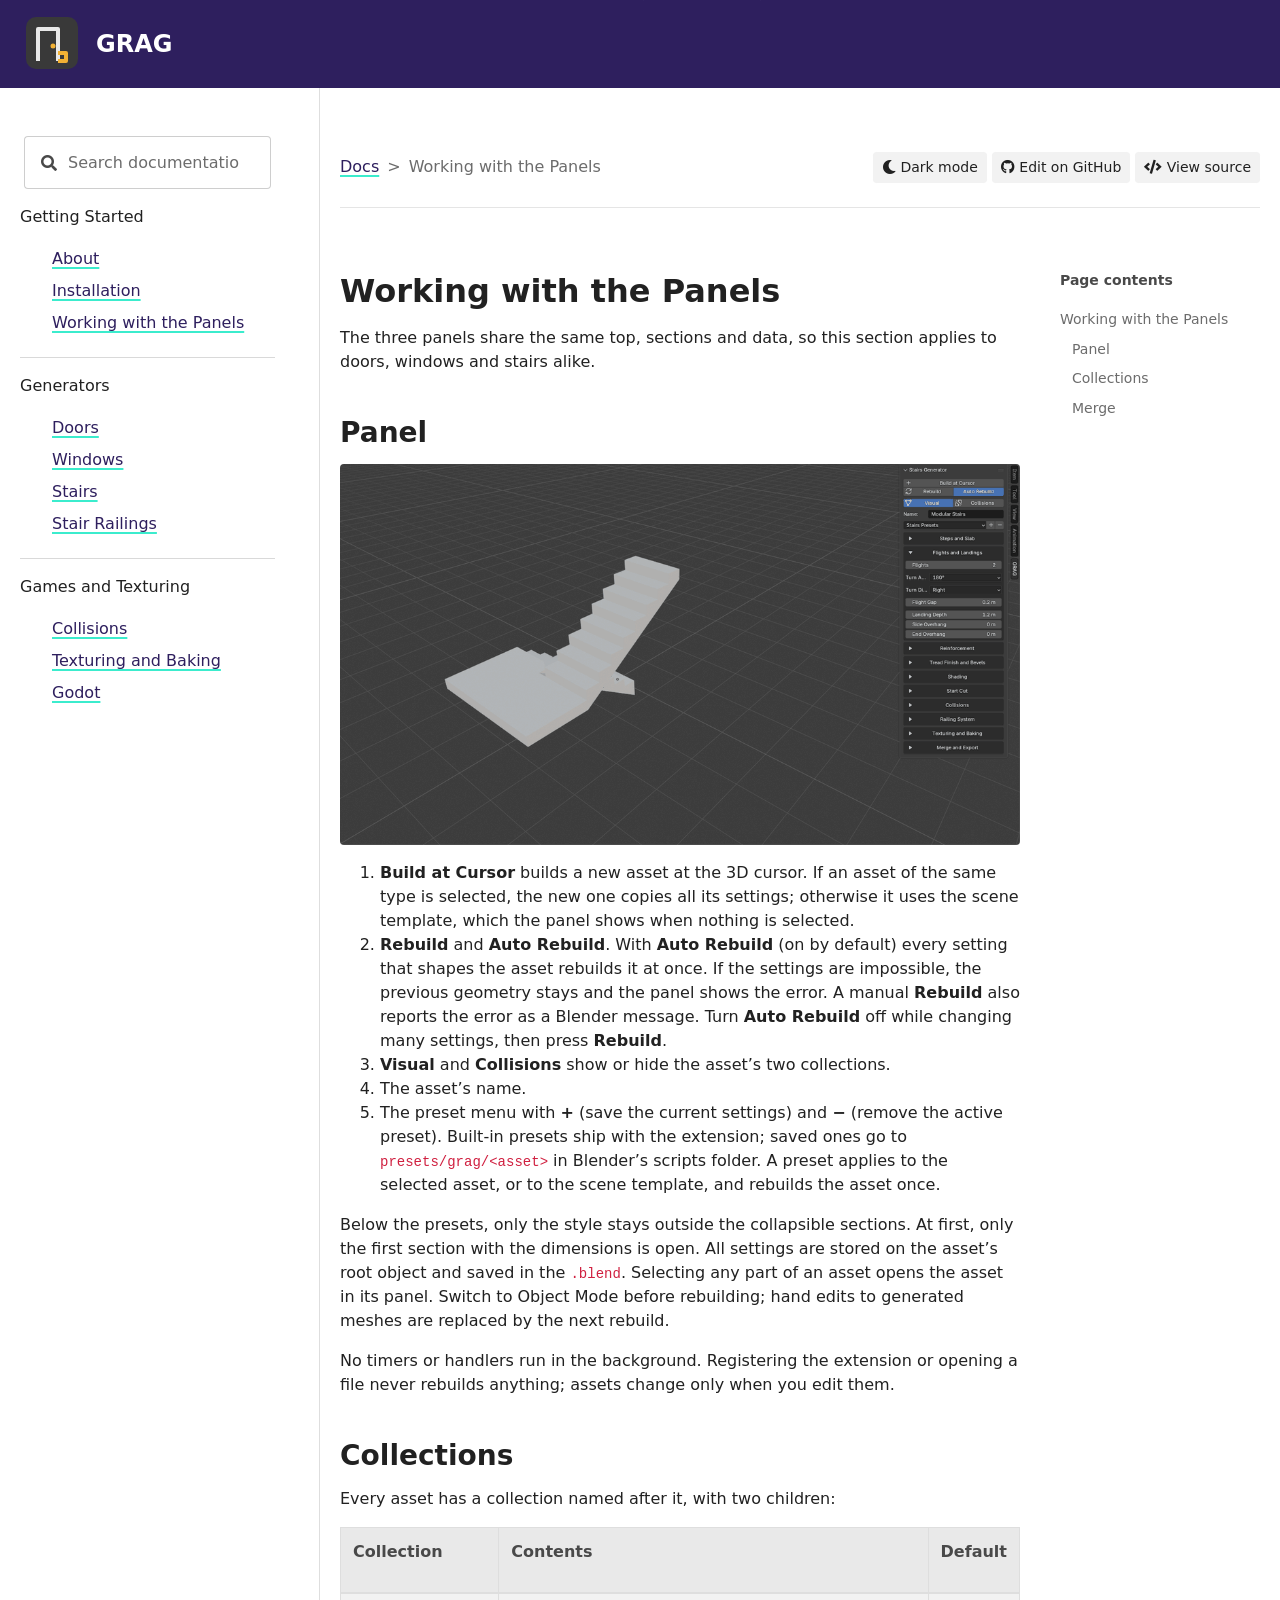
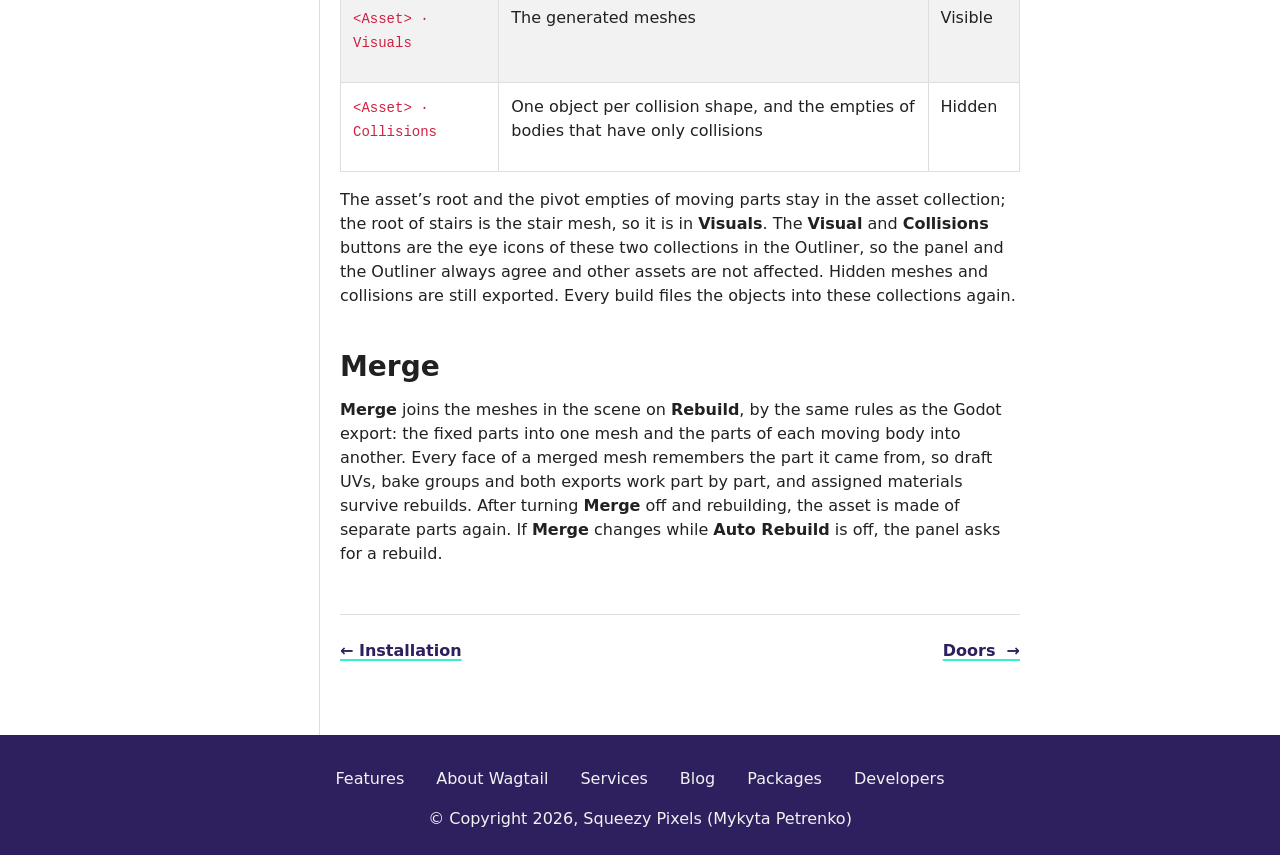
<file: workflow.html>
<!DOCTYPE html>
<html class="no-js" lang="en">
<head>
    <meta charset="utf-8" />
        <meta name="viewport" content="width=device-width, initial-scale=1" />

    <meta name="viewport" content="width=device-width, initial-scale=1.0" />
    
        <title>Working with the Panels &mdash; GRAG Documentation</title>
    
    <link rel="stylesheet" type="text/css" href="_static/dist/fontawesome.css" />
      <link rel="stylesheet" type="text/css" href="_static/dist/theme.css?v=ea6a6c20" />
      <link rel="stylesheet" type="text/css" href="_static/custom.css?v=e99afcfa" />
            <link rel="author" title="About these documents" href="about.html" />
            <link rel="index" title="Index" href="genindex.html" />
            <link rel="search" title="Search" href="search.html" />
            <link rel="top" title="GRAG Documentation" href="#" />
            <link rel="next" title="Doors" href="doors.html" />
            <link rel="prev" title="Installation" href="install.html" />
    </head>
<body>
    <script type="text/javascript" src="_static/dist/blocking.js"></script>
    <header class="container-fluid bg-primary">
        <a class="btn btn-sm btn-light skip-to-content-link" href="#main">Skip to content</a>
        <div class="container-fluid">
            <div class="navbar navbar-expand-lg navbar-dark font-weight-bold">
                    <a href="https://mykytapetrenko.github.io/GRAG-docs/"
                        title="GRAG"
                        class="logo navbar-brand"
                    >
                        <img src="_static/img/grag_logo.svg" width="64" height="64" alt="GRAG"
                            class="logo-img"
                        />
                        GRAG
                    </a>
                
                
                <button class="navbar-toggler btn btn-primary d-lg-none" type="button" data-toggle="collapse" data-target="#collapseSidebar" aria-expanded="false" aria-controls="collapseExample">
                    <span class="navbar-toggler-icon"></span>
                    <span class="sr-only">menu</span>
                </button>
            </div>
        </div>
    </header>
    <div class="container-fluid">
        <div class="row">
            <aside class="col-12 col-lg-3 sidebar-container">
                <div id="collapseSidebar" class="collapse sticky-top d-lg-block pt-5 pr-lg-4">
<div id="searchbox" class="searchbox mb-6 px-1" role="search">
    <form id="search-form" action="search.html" autocomplete="off" method="get" role="search">
        <div class="input-group">
            <div class="input-group-prepend">
                <div class="input-group-text border-right-0 bg-white py-3 pl-3 pr-2"><span class="fas fa-search"></span></div>
            </div>
            <input class="form-control py-3 pr-3 pl-1 h-100 border-left-0" type="search" name="q" placeholder="Search documentation" aria-label="Search documentation" id="searchinput" />
        </div>
        <input type="hidden" name="check_keywords" value="yes" />
        <input type="hidden" name="area" value="default" />
    </form>
</div><div class="site-toc">
    <nav class="toc mt-3" aria-label="Main menu">
        <p class="caption" role="heading"><span class="caption-text">Getting Started</span></p>
<ul class="current">
<li class="toctree-l1"><a class="reference internal" href="about.html">About</a></li>
<li class="toctree-l1"><a class="reference internal" href="install.html">Installation</a></li>
<li class="toctree-l1 current"><a class="current reference internal" href="#">Working with the Panels</a></li>
</ul>
<p class="caption" role="heading"><span class="caption-text">Generators</span></p>
<ul>
<li class="toctree-l1"><a class="reference internal" href="doors.html">Doors</a></li>
<li class="toctree-l1"><a class="reference internal" href="windows.html">Windows</a></li>
<li class="toctree-l1"><a class="reference internal" href="stairs.html">Stairs</a></li>
<li class="toctree-l1"><a class="reference internal" href="stairs_railings.html">Stair Railings</a></li>
</ul>
<p class="caption" role="heading"><span class="caption-text">Games and Texturing</span></p>
<ul>
<li class="toctree-l1"><a class="reference internal" href="collisions.html">Collisions</a></li>
<li class="toctree-l1"><a class="reference internal" href="texturing.html">Texturing and Baking</a></li>
<li class="toctree-l1"><a class="reference internal" href="godot.html">Godot</a></li>
</ul>

    </nav>
    <template data-toggle-item-template>
        <button class="btn btn-sm btn-link toctree-expand" type="button">
            <span class="sr-only">Toggle menu contents</span>
        </button>
    </template>
</div>
                    <div class="d-lg-none border-bottom">
                        
                    </div>
                </div>
            </aside>
            <div class="col-12 col-lg-9 pt-5">
                <header class="row align-items-baseline">
                    <div class="col">
                        <nav aria-label="breadcrumb">
    <ol class="breadcrumb m-0 p-0 bg-transparent">
        <li class="breadcrumb-item"><a href="index.html">Docs</a></li>
        <li class="breadcrumb-item active" aria-current="page">Working with the Panels</li>
    </ol>
</nav>
                    </div>
                    <div class="col-sm-12 col-lg-auto mt-3 mt-lg-3">
                        <noscript>
                            <p>JavaScript is required to toggle light/dark mode..</p>
                        </noscript>
                        <button id="wagtail-theme" class="btn btn-sm btn-light text-decoration-none" type="button">
                            <span class="dark-only"><i class="fas fa-sun"></i> Light mode</span>
                            <span class="light-only"><i class="fas fa-moon"></i> Dark mode</span>
                        </button>
    <a class="btn btn-sm btn-light text-decoration-none" href="https://github.com/MykytaPetrenko/GRAG-docs/tree/main/docs/workflow.md" rel="nofollow">
        <span class="btn-icon"><span class="fab fa-github"></span></span>
        <span class="btn-text">Edit on GitHub</span>
    </a>
    <a class="btn btn-sm btn-light text-decoration-none" href="_sources/workflow.md.txt" rel="nofollow">
        <span class="btn-icon"><span class="fas fa-code"></span></span>
        <span class="btn-text">View source</span>
    </a>
                        
                    </div>
                </header>
                <div class="row" >
                    <div class="col-12">
                        <hr class="w-100 my-4">
                    </div>
                </div>
                <div class="row">
                    <div class="col-12 col-lg-9 order-last order-lg-first rst-content">
                        <main role="main" id="main">
    <section id="working-with-the-panels">
<h1>Working with the Panels<a class="headerlink" href="#working-with-the-panels" title="Link to this heading">¶</a></h1>
<p>The three panels share the same top, sections and data, so this section applies to doors, windows and stairs alike.</p>
<section id="panel">
<h2>Panel<a class="headerlink" href="#panel" title="Link to this heading">¶</a></h2>
<p><img alt="With Auto Rebuild on, the stairs follow every change in the panel." src="_images/stairs-rebuild.gif" /></p>
<ol class="arabic simple">
<li><p><strong>Build at Cursor</strong> builds a new asset at the 3D cursor. If an asset of the same type is selected, the new one copies all its settings; otherwise it uses the scene template, which the panel shows when nothing is selected.</p></li>
<li><p><strong>Rebuild</strong> and <strong>Auto Rebuild</strong>. With <strong>Auto Rebuild</strong> (on by default) every setting that shapes the asset rebuilds it at once. If the settings are impossible, the previous geometry stays and the panel shows the error. A manual <strong>Rebuild</strong> also reports the error as a Blender message. Turn <strong>Auto Rebuild</strong> off while changing many settings, then press <strong>Rebuild</strong>.</p></li>
<li><p><strong>Visual</strong> and <strong>Collisions</strong> show or hide the asset’s two collections.</p></li>
<li><p>The asset’s name.</p></li>
<li><p>The preset menu with <strong>+</strong> (save the current settings) and <strong>−</strong> (remove the active preset). Built-in presets ship with the extension; saved ones go to <code class="docutils literal notranslate"><span class="pre">presets/grag/&lt;asset&gt;</span></code> in Blender’s scripts folder. A preset applies to the selected asset, or to the scene template, and rebuilds the asset once.</p></li>
</ol>
<p>Below the presets, only the style stays outside the collapsible sections. At first, only the first section with the dimensions is open. All settings are stored on the asset’s root object and saved in the <code class="docutils literal notranslate"><span class="pre">.blend</span></code>. Selecting any part of an asset opens the asset in its panel. Switch to Object Mode before rebuilding; hand edits to generated meshes are replaced by the next rebuild.</p>
<p>No timers or handlers run in the background. Registering the extension or opening a file never rebuilds anything; assets change only when you edit them.</p>
</section>
<section id="collections">
<h2>Collections<a class="headerlink" href="#collections" title="Link to this heading">¶</a></h2>
<p>Every asset has a collection named after it, with two children:</p>
<table class="docutils align-default">
<thead>
<tr class="row-odd"><th class="head"><p>Collection</p></th>
<th class="head"><p>Contents</p></th>
<th class="head"><p>Default</p></th>
</tr>
</thead>
<tbody>
<tr class="row-even"><td><p><code class="docutils literal notranslate"><span class="pre">&lt;Asset&gt;</span> <span class="pre">·</span> <span class="pre">Visuals</span></code></p></td>
<td><p>The generated meshes</p></td>
<td><p>Visible</p></td>
</tr>
<tr class="row-odd"><td><p><code class="docutils literal notranslate"><span class="pre">&lt;Asset&gt;</span> <span class="pre">·</span> <span class="pre">Collisions</span></code></p></td>
<td><p>One object per collision shape, and the empties of bodies that have only collisions</p></td>
<td><p>Hidden</p></td>
</tr>
</tbody>
</table>
<p>The asset’s root and the pivot empties of moving parts stay in the asset collection; the root of stairs is the stair mesh, so it is in <strong>Visuals</strong>. The <strong>Visual</strong> and <strong>Collisions</strong> buttons are the eye icons of these two collections in the Outliner, so the panel and the Outliner always agree and other assets are not affected. Hidden meshes and collisions are still exported. Every build files the objects into these collections again.</p>
</section>
<section id="merge">
<h2>Merge<a class="headerlink" href="#merge" title="Link to this heading">¶</a></h2>
<p><strong>Merge</strong> joins the meshes in the scene on <strong>Rebuild</strong>, by the same rules as the Godot export: the fixed parts into one mesh and the parts of each moving body into another. Every face of a merged mesh remembers the part it came from, so draft UVs, bake groups and both exports work part by part, and assigned materials survive rebuilds. After turning <strong>Merge</strong> off and rebuilding, the asset is made of separate parts again. If <strong>Merge</strong> changes while <strong>Auto Rebuild</strong> is off, the panel asks for a rebuild.</p>
</section>
</section>

</main>
                        <nav aria-label="Page navigation" class="py-4 my-5 clearfix font-weight-bold border-top">
    <a class="float-left" href="install.html" title="Previous">
        <span aria-hidden="true">←&nbsp;</span>Installation
    </a>
    <a class="float-right" href="doors.html" title="Next">
        Doors <span aria-hidden="true">&nbsp;→</span>
    </a>
</nav>
                    </div>
                    
                    <nav class="col-12 col-lg-3 pb-4">
                        <div class="sticky-top toc page-toc" aria-labelledby="page-toc-heading">
                            <p class="font-weight-bold" id="page-toc-heading">Page contents</p>
                            <ul>
<li><a class="reference internal" href="#">Working with the Panels</a><ul>
<li><a class="reference internal" href="#panel">Panel</a></li>
<li><a class="reference internal" href="#collections">Collections</a></li>
<li><a class="reference internal" href="#merge">Merge</a></li>
</ul>
</li>
</ul>

                        </div>
                    </nav>
                    
                </div>
            </div>
        </div>
    </div>
    <footer class="container-fluid bg-primary text-light">
        <div class="container">
            <div class="row">
        <div class="col p-4">
            
                <nav aria-label="Footer">
                    <ul class="nav justify-content-center mb-2">
                        
                            
                            
                            <li class="nav-item"><a class="nav-link text-light"  href="https://wagtail.org/features/">Features</a></li>
                        
                            
                            
                            <li class="nav-item"><a class="nav-link text-light"  href="https://wagtail.org/about-wagtail/"> About Wagtail</a></li>
                        
                            
                            
                            <li class="nav-item"><a class="nav-link text-light"  href="https://wagtail.org/services/"> Services</a></li>
                        
                            
                            
                            <li class="nav-item"><a class="nav-link text-light"  href="https://wagtail.org/blog/"> Blog</a></li>
                        
                            
                            
                            <li class="nav-item"><a class="nav-link text-light"  href="https://wagtail.org/packages/"> Packages</a></li>
                        
                            
                            
                            <li class="nav-item"><a class="nav-link text-light"  href="https://wagtail.org/developers/"> Developers</a></li>
                        
                    </ul>
                </nav>
            
            <div class="text-center">
                <p style="display: none">
                    <a class="text-light" href="https://github.com/wagtail/sphinx_wagtail_theme" rel="nofollow" target="_blank">
                        Wagtail Sphinx Theme 6.3.0
                    </a>
                </p>
            </div>
            <div class="text-center">
                    &copy; Copyright 2026, Squeezy Pixels (Mykyta Petrenko)
            </div>
        </div>
    </div>
        </div>
    </footer>
        <script src="_static/documentation_options.js?v=39bb1c6d"></script>
        <script src="_static/doctools.js?v=9a2dae69"></script>
        <script src="_static/sphinx_highlight.js?v=dc90522c"></script>
        <script type="text/javascript" src="_static/dist/theme.js"></script>
        <script type="text/javascript" src="_static/dist/vendor.js"></script>
        <script type="text/javascript" src="_static/searchtools.js"></script>
        <script type="text/javascript" src="_static/language_data.js"></script>
        <script type="text/javascript">
            document.addEventListener('DOMContentLoaded', function() { Search.loadIndex("searchindex.js"); });
        </script>
        <script type="text/javascript" id="searchindexloader"></script>
    </body>
</html>
</file>
<file: _static/custom.css>
.wy-nav-content {
    max-width: 75% !important;
}

/* Figures sit on the same dark page colour as the media. */
.rst-content img, article img {
    border-radius: 4px;
}
</file>
